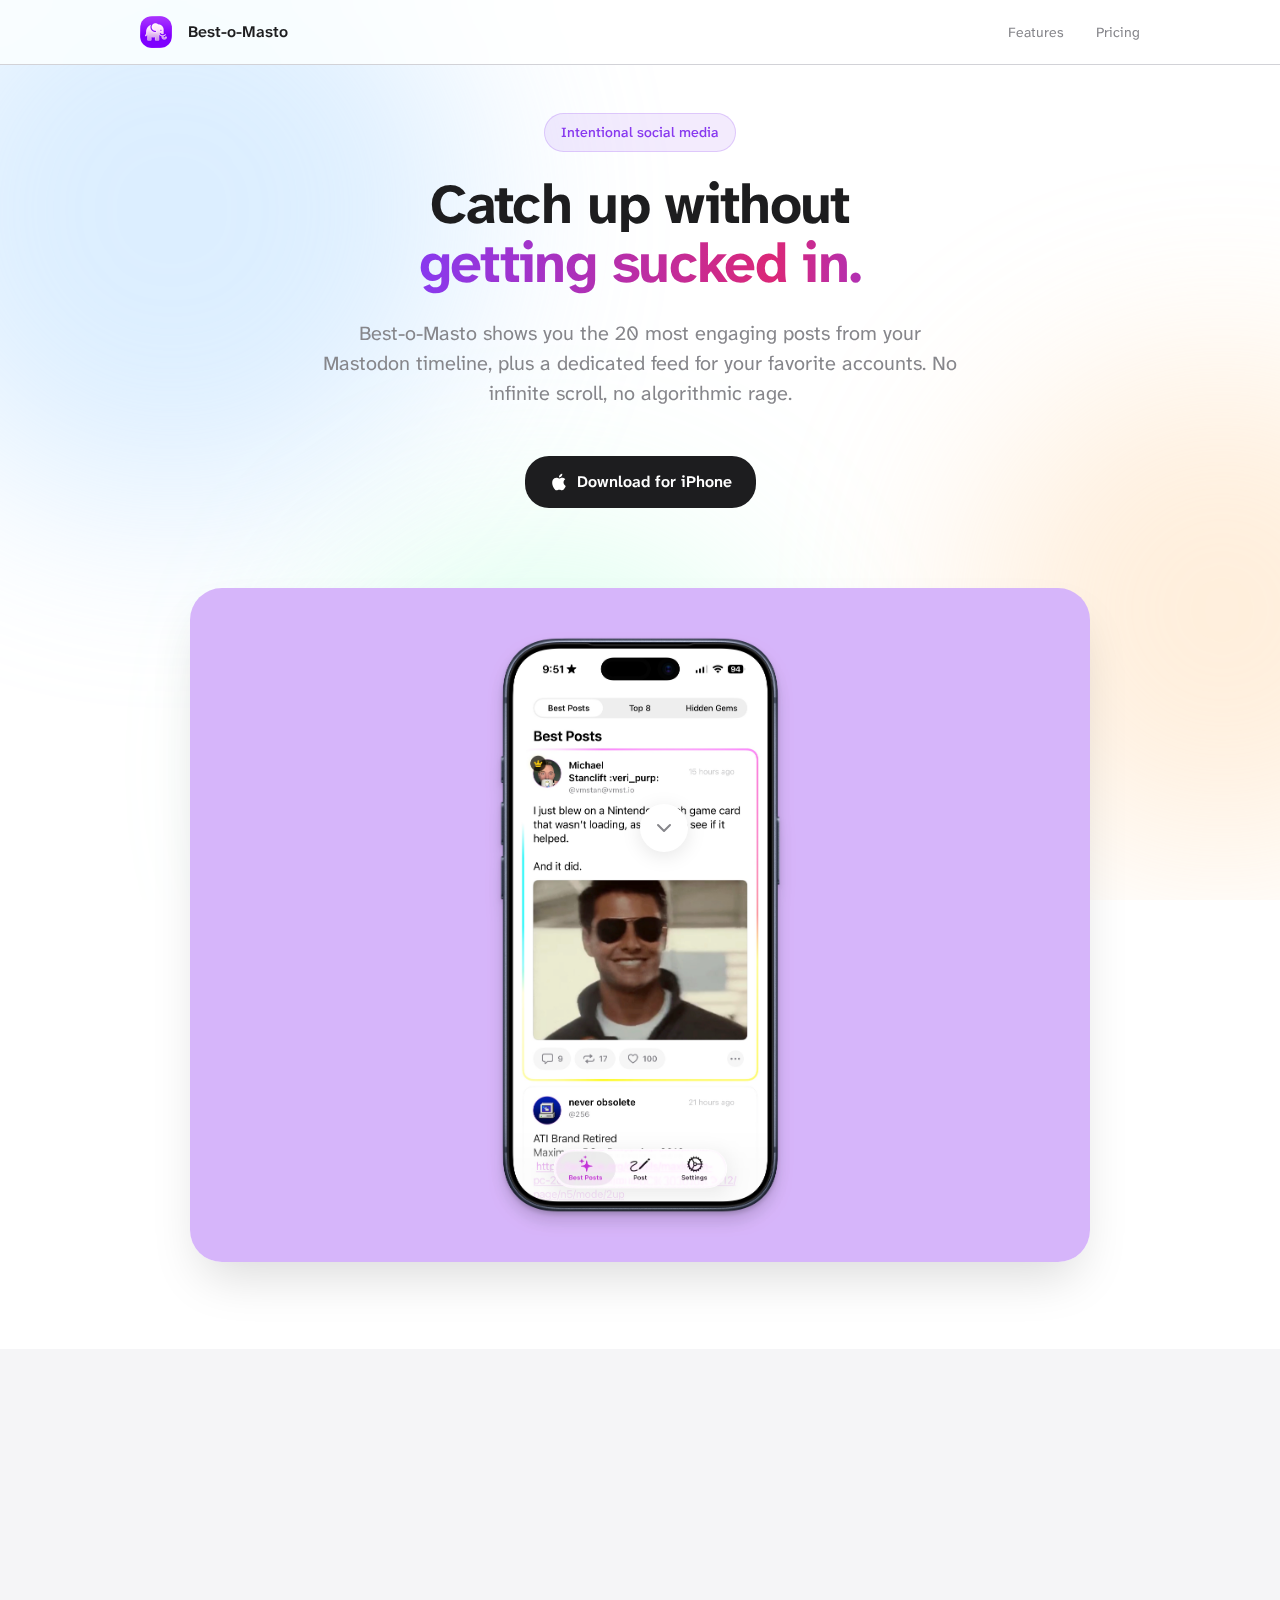
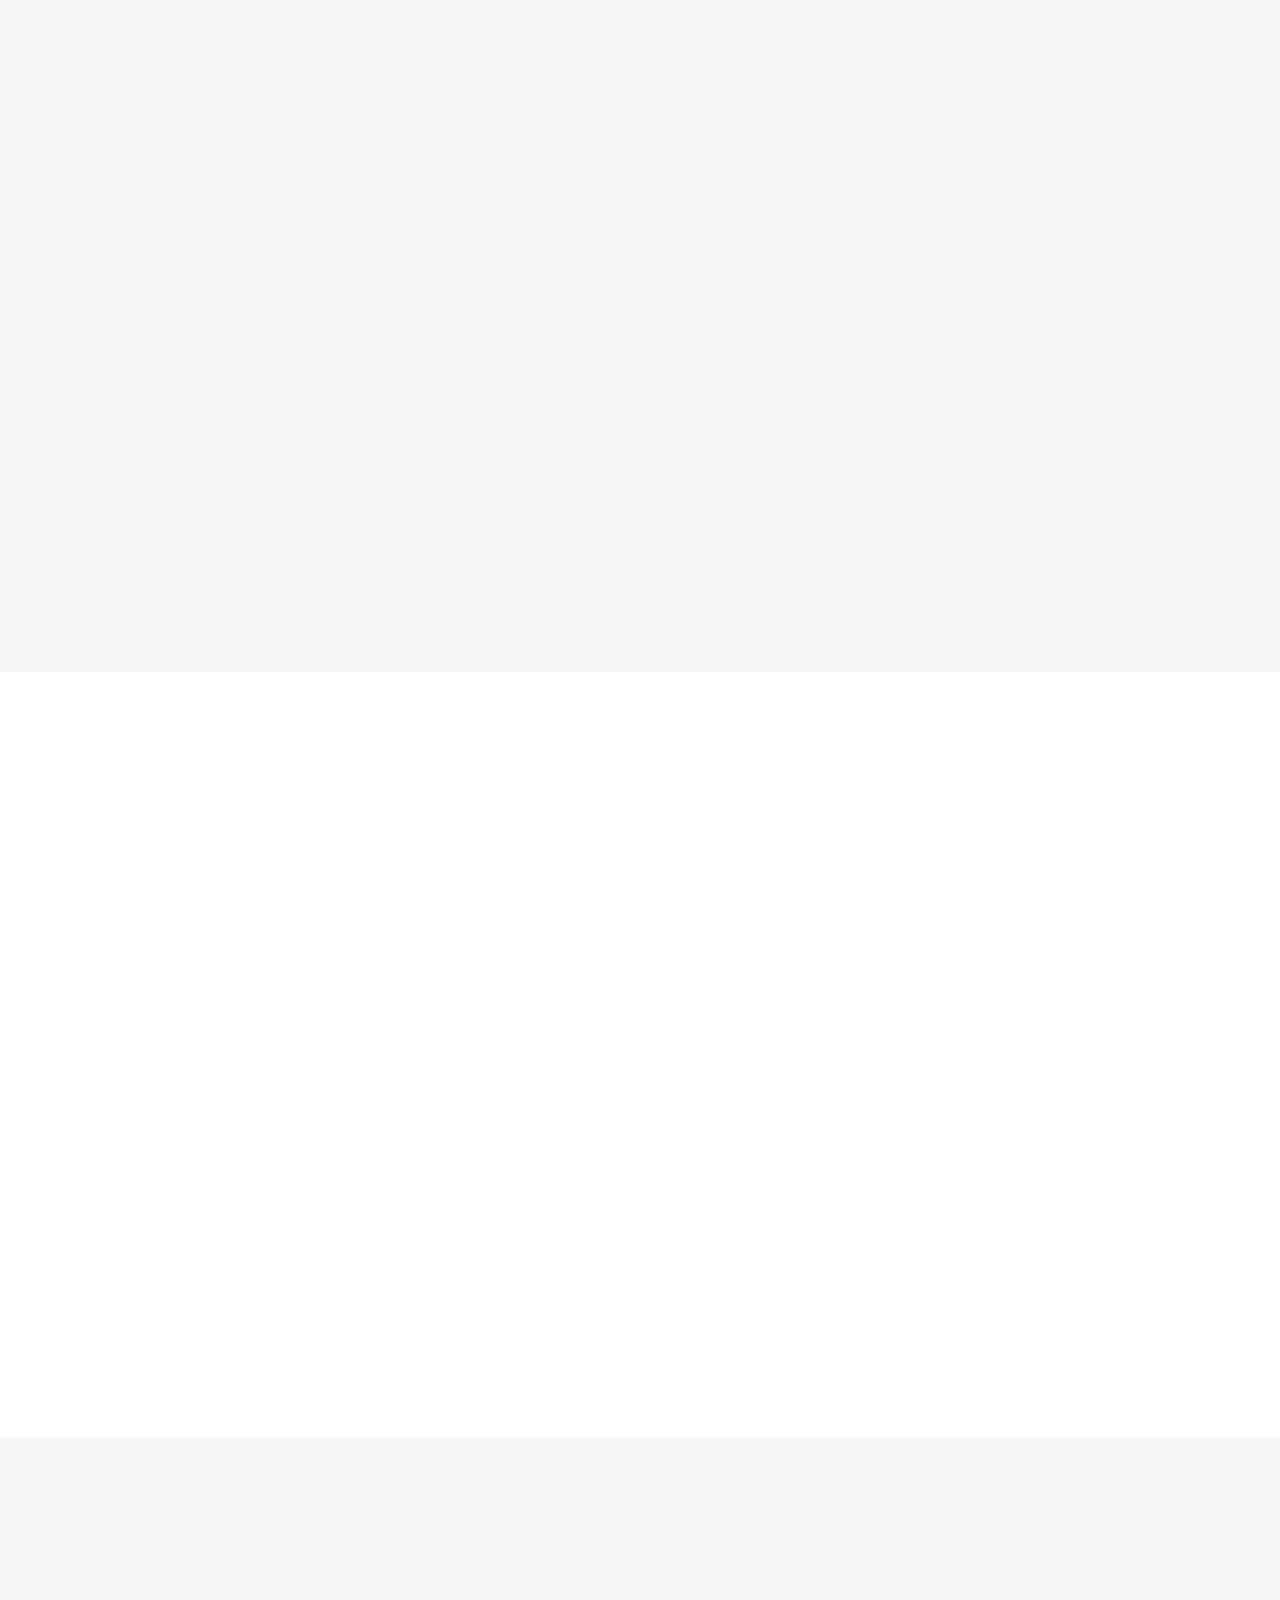
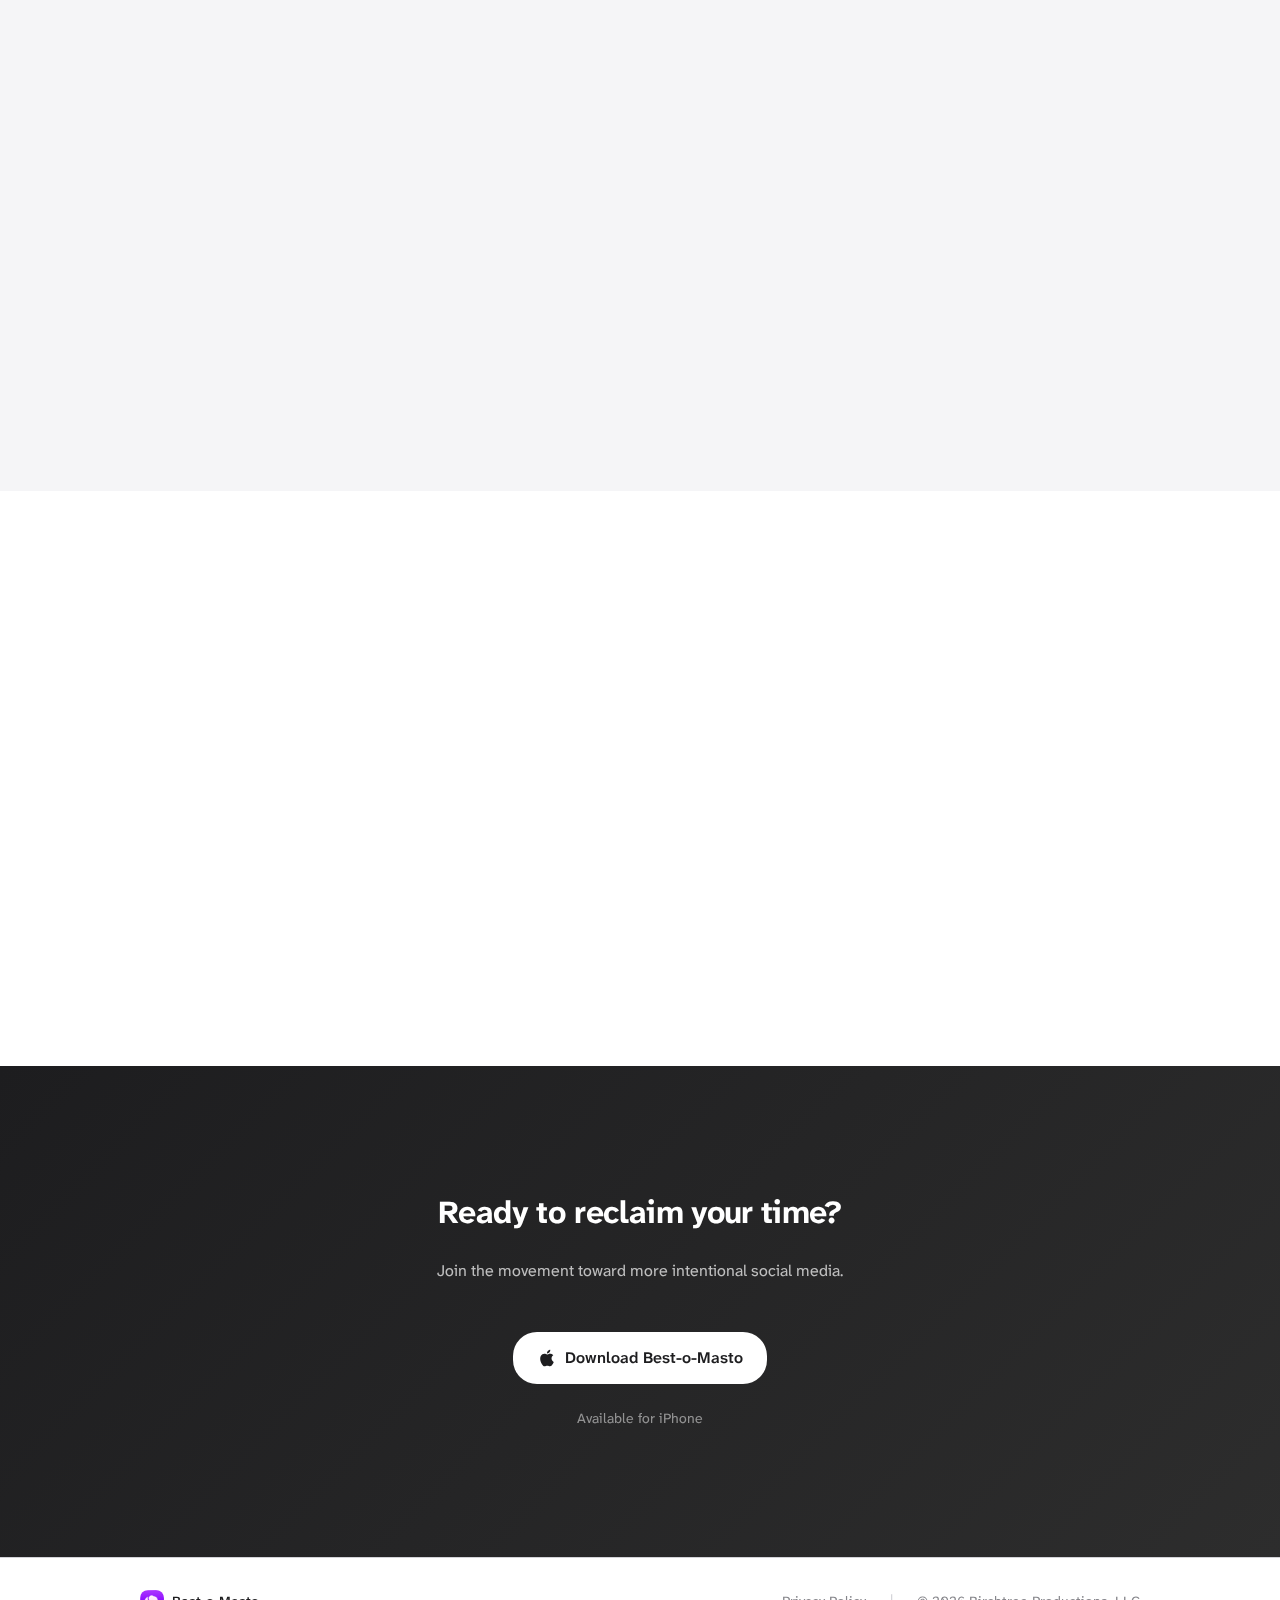
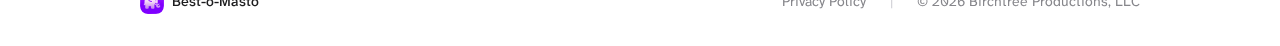
<file: apps/best-o-masto/index.html>
<!DOCTYPE html>
<html lang="en">
<head>
    <meta charset="UTF-8">
    <meta name="viewport" content="width=device-width, initial-scale=1.0">
    <meta name="view-transition" content="same-origin">
    <title>Best-o-Masto - Mastodon, Efficiently</title>
    <meta name="description" content="See the best posts from your Mastodon timeline without getting lost in endless scrolling. Quick, focused, and efficient social media.">

    <!-- Open Graph -->
    <meta property="og:type" content="website">
    <meta property="og:title" content="Best-o-Masto - Mastodon, Efficiently">
    <meta property="og:description" content="See the best posts from your Mastodon timeline without getting lost in endless scrolling. Quick, focused, and efficient social media.">
    <meta property="og:image" content="https://birchtree.me/images/best-o-masto.png">
    <meta property="og:url" content="https://birchtree.me/apps/best-o-masto/">

    <!-- Twitter Card -->
    <meta name="twitter:card" content="summary_large_image">
    <meta name="twitter:title" content="Best-o-Masto - Mastodon, Efficiently">
    <meta name="twitter:description" content="See the best posts from your Mastodon timeline without getting lost in endless scrolling. Quick, focused, and efficient social media.">
    <meta name="twitter:image" content="https://birchtree.me/images/best-o-masto.png">

    <link rel="canonical" href="https://birchtree.me/apps/best-o-masto/">
    <link rel="icon" href="../../images/best-o-masto.png" type="image/png">
    <link rel="preconnect" href="https://fonts.googleapis.com">
    <link rel="preconnect" href="https://fonts.gstatic.com" crossorigin>
    <link href="https://fonts.googleapis.com/css2?family=Atkinson+Hyperlegible+Next:ital,wght@0,400;0,500;0,600;0,700;1,400&display=swap" rel="stylesheet">
    <link rel="stylesheet" href="../../styles.css?v=be9fc7ad">
    <script defer data-domain="quickstuff.app" src="https://plausible.io/js/script.js"></script>

    <!-- Structured Data -->
    <script type="application/ld+json">
    {
        "@context": "https://schema.org",
        "@type": "SoftwareApplication",
        "name": "Best-o-Masto",
        "description": "See the best posts from your Mastodon timeline without getting lost in endless scrolling. Quick, focused, and efficient social media.",
        "applicationCategory": "SocialNetworkingApplication",
        "operatingSystem": "iOS, iPadOS, macOS",
        "offers": {
            "@type": "Offer",
            "price": "0",
            "priceCurrency": "USD"
        },
        "author": {
            "@type": "Organization",
            "name": "Birchtree Productions, LLC"
        }
    }
    </script>
    <style>
        /* App page specific styles */
        .app-hero {
            min-height: auto;
            padding: var(--space-xl) var(--space-lg) var(--space-2xl);
        }

        .app-hero-content {
            text-align: center;
            max-width: 800px;
            margin: 0 auto;
        }

        .app-hero-title {
            font-size: var(--font-size-5xl);
            font-weight: 700;
            letter-spacing: -0.03em;
            line-height: 1.05;
            color: var(--color-text);
        }

        .gradient-text {
            background: linear-gradient(
                90deg,
                rgb(136, 57, 239) 0%,
                #db2777 40%,
                rgb(136, 57, 239) 60%,
                #db2777 100%
            );
            background-size: 200% 100%;
            -webkit-background-clip: text;
            -webkit-text-fill-color: transparent;
            background-clip: text;
            animation: gradient-shimmer 4s ease-in-out infinite;
        }

        @keyframes gradient-shimmer {
            0%, 100% { background-position: 0% 50%; }
            50% { background-position: 100% 50%; }
        }

        .app-hero-subtitle {
            font-size: var(--font-size-xl);
            color: var(--color-text-secondary);
            margin-top: var(--space-md);
            max-width: 650px;
            margin-left: auto;
            margin-right: auto;
        }

        .hero-badge {
            display: inline-flex;
            align-items: center;
            gap: 0.5rem;
            padding: 0.5rem 1rem;
            background: rgba(136, 57, 239, 0.1);
            border: 1px solid rgba(136, 57, 239, 0.2);
            border-radius: var(--radius-xl);
            font-size: var(--font-size-sm);
            font-weight: 500;
            color: var(--color-link);
            margin-bottom: var(--space-md);
        }

        .download-buttons {
            display: flex;
            flex-wrap: wrap;
            gap: var(--space-sm);
            justify-content: center;
            margin-top: var(--space-xl);
        }

        .download-btn {
            display: inline-flex;
            align-items: center;
            gap: 0.5rem;
            padding: 0.875rem 1.5rem;
            border-radius: var(--radius-xl);
            font-weight: 600;
            font-size: var(--font-size-base);
            transition: all var(--transition-base);
        }

        .download-btn-primary {
            background: var(--color-text);
            color: white;
        }

        .download-btn-primary:hover {
            background: #000;
            transform: scale(1.02);
        }

        .download-btn svg {
            width: 1.25rem;
            height: 1.25rem;
        }

        .hero-screenshot {
            margin-top: var(--space-2xl);
            max-width: 900px;
            margin-left: auto;
            margin-right: auto;
        }

        .hero-screenshot img {
            width: 100%;
            border-radius: var(--radius-2xl);
            box-shadow: 0 25px 50px -12px rgba(0, 0, 0, 0.15);
        }

        .screenshot-placeholder {
            aspect-ratio: 16 / 10;
            background: linear-gradient(135deg, rgba(136, 57, 239, 0.1) 0%, rgba(219, 39, 119, 0.1) 100%);
            border-radius: var(--radius-2xl);
            display: flex;
            align-items: center;
            justify-content: center;
            color: var(--color-text-secondary);
            font-size: var(--font-size-sm);
            border: 1px dashed var(--color-border);
        }

        /* Feature sections */
        .feature-section {
            padding: var(--space-3xl) var(--space-lg);
        }

        .feature-section-alt {
            background: var(--color-bg-secondary);
        }

        .feature-grid {
            display: grid;
            grid-template-columns: 1fr 1fr;
            gap: var(--space-2xl);
            align-items: center;
            max-width: 1000px;
            margin: 0 auto;
        }

        .feature-grid-reverse {
            direction: rtl;
        }

        .feature-grid-reverse > * {
            direction: ltr;
        }

        .feature-label {
            font-size: var(--font-size-sm);
            font-weight: 600;
            text-transform: uppercase;
            letter-spacing: 0.05em;
            color: var(--color-link);
            margin-bottom: var(--space-xs);
        }

        .feature-title {
            font-size: var(--font-size-3xl);
            font-weight: 700;
            letter-spacing: -0.02em;
            color: var(--color-text);
            line-height: 1.2;
        }

        .feature-description {
            font-size: var(--font-size-base);
            color: var(--color-text-secondary);
            line-height: 1.7;
            margin-top: var(--space-md);
        }

        .feature-image img {
            width: 100%;
            border-radius: var(--radius-2xl);
            box-shadow: 0 20px 40px rgba(0, 0, 0, 0.1);
        }

        /* Feature cards grid */
        .features-grid-section {
            padding: var(--space-3xl) var(--space-lg);
        }

        .features-grid {
            display: grid;
            grid-template-columns: repeat(3, 1fr);
            gap: var(--space-lg);
            max-width: 1000px;
            margin: 0 auto;
        }

        .feature-card {
            padding: var(--space-lg);
            background: var(--color-bg);
            border: 1px solid var(--color-border);
            border-radius: var(--radius-xl);
            transition: all var(--transition-base);
            opacity: 0;
            transform: translateY(20px);
            animation: card-reveal 0.5s ease forwards;
        }

        .feature-card:nth-child(1) { animation-delay: 0.1s; }
        .feature-card:nth-child(2) { animation-delay: 0.2s; }
        .feature-card:nth-child(3) { animation-delay: 0.3s; }
        .feature-card:nth-child(4) { animation-delay: 0.4s; }
        .feature-card:nth-child(5) { animation-delay: 0.5s; }
        .feature-card:nth-child(6) { animation-delay: 0.6s; }

        @keyframes card-reveal {
            to {
                opacity: 1;
                transform: translateY(0);
            }
        }

        .feature-card:hover {
            transform: translateY(-4px);
            box-shadow: 0 12px 24px -8px rgba(0, 0, 0, 0.1);
        }

        .feature-card-icon {
            width: 48px;
            height: 48px;
            border-radius: var(--radius-lg);
            background: rgba(136, 57, 239, 0.1);
            display: flex;
            align-items: center;
            justify-content: center;
            margin-bottom: var(--space-sm);
            font-size: 1.5rem;
        }

        .feature-card-icon svg {
            width: 24px;
            height: 24px;
            color: var(--color-link);
        }

        .feature-card-title {
            font-weight: 600;
            font-size: var(--font-size-lg);
            color: var(--color-text);
            margin-bottom: var(--space-xs);
        }

        .feature-card-description {
            font-size: var(--font-size-sm);
            color: var(--color-text-secondary);
            line-height: 1.6;
        }

        /* Centered section */
        .centered-section {
            text-align: center;
            max-width: 800px;
            margin: 0 auto;
        }

        /* Comparison section */
        .comparison-grid {
            display: grid;
            grid-template-columns: 1fr 1fr;
            gap: var(--space-lg);
            max-width: 900px;
            margin: var(--space-2xl) auto 0;
        }

        .comparison-card {
            padding: var(--space-xl);
            border-radius: var(--radius-2xl);
        }

        .comparison-card-problem {
            background: rgba(239, 68, 68, 0.05);
            border: 1px solid rgba(239, 68, 68, 0.15);
        }

        .comparison-card-solution {
            background: rgba(34, 197, 94, 0.05);
            border: 1px solid rgba(34, 197, 94, 0.15);
        }

        .comparison-card-title {
            font-size: var(--font-size-xl);
            font-weight: 600;
            margin-bottom: var(--space-md);
        }

        .comparison-card-problem .comparison-card-title {
            color: #ef4444;
        }

        .comparison-card-solution .comparison-card-title {
            color: #22c55e;
        }

        .comparison-list {
            list-style: none;
            display: flex;
            flex-direction: column;
            gap: var(--space-sm);
        }

        .comparison-list li {
            display: flex;
            align-items: flex-start;
            gap: var(--space-sm);
            font-size: var(--font-size-sm);
            color: var(--color-text-secondary);
        }

        .comparison-list li span {
            flex-shrink: 0;
        }

        /* How it works */
        .steps-grid {
            display: grid;
            grid-template-columns: repeat(3, 1fr);
            gap: var(--space-lg);
            max-width: 900px;
            margin: var(--space-2xl) auto 0;
        }

        .step-card {
            padding: var(--space-lg);
            background: var(--color-bg);
            border: 1px solid var(--color-border);
            border-radius: var(--radius-xl);
            text-align: center;
        }

        .step-number {
            width: 40px;
            height: 40px;
            border-radius: 50%;
            background: var(--color-link);
            color: white;
            font-weight: 700;
            display: flex;
            align-items: center;
            justify-content: center;
            margin: 0 auto var(--space-sm);
        }

        .step-title {
            font-weight: 600;
            color: var(--color-text);
            margin-bottom: var(--space-xs);
        }

        .step-description {
            font-size: var(--font-size-sm);
            color: var(--color-text-secondary);
        }

        /* CTA Section */
        .cta-section {
            background: linear-gradient(135deg, #1d1d1f 0%, #2d2d2d 100%);
            color: white;
            padding: var(--space-3xl) var(--space-lg);
            text-align: center;
        }

        .cta-section .feature-title {
            color: white;
        }

        .cta-section .feature-description {
            color: rgba(255, 255, 255, 0.7);
        }

        .cta-section .download-btn-primary {
            background: white;
            color: var(--color-text);
        }

        .cta-section .download-btn-primary:hover {
            background: var(--color-bg-secondary);
        }

        .cta-requirements {
            margin-top: var(--space-md);
            font-size: var(--font-size-sm);
            color: rgba(255, 255, 255, 0.5);
        }

        /* App page nav */
        .app-nav {
            position: sticky;
            top: 0;
            z-index: 1000;
            padding: var(--space-sm) var(--space-lg);
            background: rgba(255, 255, 255, 0.8);
            backdrop-filter: saturate(180%) blur(20px);
            -webkit-backdrop-filter: saturate(180%) blur(20px);
            border-bottom: 1px solid var(--color-border);
        }

        .app-nav-container {
            display: flex;
            justify-content: space-between;
            align-items: center;
            max-width: 1000px;
            margin: 0 auto;
        }

        .app-nav-brand {
            display: flex;
            align-items: center;
            gap: var(--space-sm);
        }

        .app-nav-brand img {
            width: 32px;
            height: 32px;
            border-radius: var(--radius-md);
        }

        .app-nav-brand span {
            font-weight: 600;
            color: var(--color-text);
        }

        .app-nav-links {
            display: flex;
            gap: var(--space-lg);
            list-style: none;
        }

        .app-nav-links a {
            font-size: var(--font-size-sm);
            color: var(--color-text-secondary);
            transition: color var(--transition-fast);
        }

        .app-nav-links a:hover {
            color: var(--color-text);
        }

        /* App footer */
        .app-footer {
            padding: var(--space-lg) var(--space-lg);
            border-top: 1px solid var(--color-border);
        }

        .app-footer-container {
            display: flex;
            flex-wrap: wrap;
            justify-content: space-between;
            align-items: center;
            gap: var(--space-md);
            max-width: 1000px;
            margin: 0 auto;
        }

        .app-footer-brand {
            display: flex;
            align-items: center;
            gap: 0.5rem;
        }

        .app-footer-brand img {
            width: 24px;
            height: 24px;
            border-radius: var(--radius-sm);
        }

        .app-footer-brand span {
            font-weight: 500;
            font-size: var(--font-size-sm);
            color: var(--color-text);
        }

        .app-footer-links {
            display: flex;
            align-items: center;
            gap: var(--space-md);
            font-size: var(--font-size-sm);
            color: var(--color-text-secondary);
        }

        .app-footer-links a {
            color: var(--color-text-secondary);
            transition: color var(--transition-fast);
        }

        .app-footer-links a:hover {
            color: var(--color-text);
        }

        /* Responsive */
        @media (max-width: 768px) {
            .feature-grid {
                grid-template-columns: 1fr;
                gap: var(--space-xl);
            }

            .feature-grid-reverse {
                direction: ltr;
            }

            .feature-image {
                order: -1;
            }

            .features-grid {
                grid-template-columns: 1fr;
            }

            .comparison-grid {
                grid-template-columns: 1fr;
            }

            .steps-grid {
                grid-template-columns: 1fr;
            }

            .app-nav-links {
                display: none;
            }

            .app-footer-container {
                flex-direction: column;
                text-align: center;
            }
        }
    </style>
</head>
<body>
    <div class="background-shapes">
        <div class="shape shape-1"></div>
        <div class="shape shape-2"></div>
        <div class="shape shape-3"></div>
    </div>

    <!-- Navigation -->
    <nav class="app-nav">
        <div class="app-nav-container">
            <a href="../../" class="app-nav-brand">
                <img src="../../images/best-o-masto.png" alt="Best-o-Masto" style="view-transition-name: best-o-masto-icon;">
                <span>Best-o-Masto</span>
            </a>
            <ul class="app-nav-links">
                <li><a href="#features">Features</a></li>
                <li><a href="#pricing">Pricing</a></li>
            </ul>
        </div>
    </nav>

    <main>
        <!-- Hero Section -->
        <section class="app-hero">
            <div class="app-hero-content fade-in">
                <div class="hero-badge">
                    Intentional social media
                </div>
                <h1 class="app-hero-title">
                    Catch up without<br>
                    <span class="gradient-text">getting sucked in.</span>
                </h1>
                <p class="app-hero-subtitle">
                    Best-o-Masto shows you the 20 most engaging posts from your Mastodon timeline, plus a dedicated feed for your favorite accounts. No infinite scroll, no algorithmic rage.
                </p>
                <div class="download-buttons">
                    <a href="https://apps.apple.com/us/app/best-o-masto/id6747150331" target="_blank" rel="noopener noreferrer" class="download-btn download-btn-primary">
                        <svg viewBox="0 0 24 24" fill="currentColor"><path d="M18.71 19.5c-.83 1.24-1.71 2.45-3.05 2.47-1.34.03-1.77-.79-3.29-.79-1.53 0-2 .77-3.27.82-1.31.05-2.3-1.32-3.14-2.53C4.25 17 2.94 12.45 4.7 9.39c.87-1.52 2.43-2.48 4.12-2.51 1.28-.02 2.5.87 3.29.87.78 0 2.26-1.07 3.81-.91.65.03 2.47.26 3.64 1.98-.09.06-2.17 1.28-2.15 3.81.03 3.02 2.65 4.03 2.68 4.04-.03.07-.42 1.44-1.38 2.83M13 3.5c.73-.83 1.94-1.46 2.94-1.5.13 1.17-.34 2.35-1.04 3.19-.69.85-1.83 1.51-2.95 1.42-.15-1.15.41-2.35 1.05-3.11z"/></svg>
                        Download for iPhone
                    </a>
                </div>
            </div>

            <div class="hero-screenshot fade-in">
                <img src="../../images/best-o-masto-hero.jpeg" alt="Best-o-Masto app interface">
            </div>
            <a href="#features" class="scroll-indicator fade-in" aria-label="Scroll down">
                <svg width="24" height="24" viewBox="0 0 24 24" fill="none" stroke="currentColor" stroke-width="2" stroke-linecap="round" stroke-linejoin="round">
                    <polyline points="6 9 12 15 18 9"></polyline>
                </svg>
            </a>
        </section>

        <!-- Feature Grid -->
        <section id="features" class="features-grid-section feature-section-alt">
            <div class="centered-section scroll-reveal">
                <p class="feature-label">Features</p>
                <h2 class="feature-title">Social media that respects your time.</h2>
            </div>
            <div class="features-grid" style="margin-top: var(--space-2xl);">
                <div class="feature-card scroll-reveal">
                    <div class="feature-card-icon">🎯</div>
                    <h3 class="feature-card-title">Top 20 Posts Only</h3>
                    <p class="feature-card-description">No infinite scroll. Just the most engaging posts from your timeline, ranked by actual interaction.</p>
                </div>
                <div class="feature-card scroll-reveal">
                    <div class="feature-card-icon">⭐</div>
                    <h3 class="feature-card-title">Your Top 8</h3>
                    <p class="feature-card-description">Select 8 accounts you never want to miss. Get a dedicated feed just for them. MySpace nostalgia, modern execution.</p>
                </div>
                <div class="feature-card scroll-reveal">
                    <div class="feature-card-icon">✏️</div>
                    <h3 class="feature-card-title">Simple Posting</h3>
                    <p class="feature-card-description">Share thoughts and photos with a clean compose interface. No threads, no complexity. Just post and go.</p>
                </div>
                <div class="feature-card scroll-reveal">
                    <div class="feature-card-icon">🎨</div>
                    <h3 class="feature-card-title">Your Style</h3>
                    <p class="feature-card-description">Choose from 6 beautiful theme colors. Open links in Ivory or Mona for full interactions.</p>
                </div>
                <div class="feature-card scroll-reveal">
                    <div class="feature-card-icon">❤️</div>
                    <h3 class="feature-card-title">Quick Interactions</h3>
                    <p class="feature-card-description">Like and boost posts directly from the app. See what matters, interact, and get on with your life.</p>
                </div>
                <div class="feature-card scroll-reveal">
                    <div class="feature-card-icon">🔒</div>
                    <h3 class="feature-card-title">Secure & Native</h3>
                    <p class="feature-card-description">OAuth authentication with keychain storage. Built with SwiftUI for a fast, native iOS experience.</p>
                </div>
            </div>
        </section>

        <!-- Problem vs Solution -->
        <section class="feature-section">
            <div class="centered-section scroll-reveal">
                <p class="feature-label">The Philosophy</p>
                <h2 class="feature-title">The problem with social media</h2>
            </div>
            <div class="comparison-grid scroll-reveal">
                <div class="comparison-card comparison-card-problem">
                    <h3 class="comparison-card-title">Traditional Social Media</h3>
                    <ul class="comparison-list">
                        <li><span>❌</span> Designed to keep you scrolling forever</li>
                        <li><span>❌</span> Algorithmic feeds prioritize engagement over quality</li>
                        <li><span>❌</span> Important updates from friends get buried</li>
                        <li><span>❌</span> Rage-inducing content gets promoted</li>
                        <li><span>❌</span> Hours disappear into the void</li>
                    </ul>
                </div>
                <div class="comparison-card comparison-card-solution">
                    <h3 class="comparison-card-title">Best-o-Masto</h3>
                    <ul class="comparison-list">
                        <li><span>✅</span> Fixed limit of 20 posts, no infinite scroll</li>
                        <li><span>✅</span> Chronological timeline sorted by real engagement</li>
                        <li><span>✅</span> Dedicated feed for your most important people</li>
                        <li><span>✅</span> Quality content that people actually interact with</li>
                        <li><span>✅</span> Check in, catch up, get on with your life</li>
                    </ul>
                </div>
            </div>
        </section>

        <!-- How It Works -->
        <section id="how-it-works" class="feature-section feature-section-alt">
            <div class="centered-section scroll-reveal">
                <p class="feature-label">Simple Setup</p>
                <h2 class="feature-title">How it works</h2>
                <div class="steps-grid">
                    <div class="step-card">
                        <div class="step-number">1</div>
                        <h3 class="step-title">Connect your Mastodon</h3>
                        <p class="step-description">Secure OAuth login to any Mastodon instance. Your credentials stay safe.</p>
                    </div>
                    <div class="step-card">
                        <div class="step-number">2</div>
                        <h3 class="step-title">Pick your Top 8</h3>
                        <p class="step-description">Select up to 8 accounts you never want to miss. Create your personal priority feed.</p>
                    </div>
                    <div class="step-card">
                        <div class="step-number">3</div>
                        <h3 class="step-title">Enjoy focused browsing</h3>
                        <p class="step-description">See the best content, interact with posts, and reclaim your time.</p>
                    </div>
                </div>
            </div>
        </section>

        <!-- Free Section -->
        <section id="pricing" class="feature-section">
            <div class="centered-section scroll-reveal">
                <div style="max-width: 600px; margin: 0 auto; padding: var(--space-xl); background: rgba(34, 197, 94, 0.05); border: 1px solid rgba(34, 197, 94, 0.15); border-radius: var(--radius-2xl); text-align: center;">
                    <p style="font-size: 3rem; margin-bottom: var(--space-sm);">🎉</p>
                    <h2 style="font-size: var(--font-size-2xl); font-weight: 700; color: var(--color-text); margin-bottom: var(--space-sm);">100% Free. Forever.</h2>
                    <p style="color: var(--color-text-secondary); line-height: 1.7;">Best-o-Masto is completely free with no ads, no subscriptions, and no features locked behind a paywall. Just download and enjoy intentional social media.</p>
                </div>
            </div>
        </section>

        <!-- Final CTA -->
        <section class="cta-section">
            <div class="centered-section">
                <h2 class="feature-title">Ready to reclaim your time?</h2>
                <p class="feature-description" style="margin-top: var(--space-md);">
                    Join the movement toward more intentional social media.
                </p>
                <div class="download-buttons" style="margin-top: var(--space-xl);">
                    <a href="https://apps.apple.com/us/app/best-o-masto/id6747150331" target="_blank" rel="noopener noreferrer" class="download-btn download-btn-primary">
                        <svg viewBox="0 0 24 24" fill="currentColor"><path d="M18.71 19.5c-.83 1.24-1.71 2.45-3.05 2.47-1.34.03-1.77-.79-3.29-.79-1.53 0-2 .77-3.27.82-1.31.05-2.3-1.32-3.14-2.53C4.25 17 2.94 12.45 4.7 9.39c.87-1.52 2.43-2.48 4.12-2.51 1.28-.02 2.5.87 3.29.87.78 0 2.26-1.07 3.81-.91.65.03 2.47.26 3.64 1.98-.09.06-2.17 1.28-2.15 3.81.03 3.02 2.65 4.03 2.68 4.04-.03.07-.42 1.44-1.38 2.83M13 3.5c.73-.83 1.94-1.46 2.94-1.5.13 1.17-.34 2.35-1.04 3.19-.69.85-1.83 1.51-2.95 1.42-.15-1.15.41-2.35 1.05-3.11z"/></svg>
                        Download Best-o-Masto
                    </a>
                </div>
                <p class="cta-requirements">Available for iPhone</p>
            </div>
        </section>
    </main>

    <!-- Footer -->
    <footer class="app-footer">
        <div class="app-footer-container">
            <a href="../../" class="app-footer-brand">
                <img src="../../images/best-o-masto.png" alt="Best-o-Masto">
                <span>Best-o-Masto</span>
            </a>
            <div class="app-footer-links">
                <a href="./privacy.html">Privacy Policy</a>
                <span style="color: var(--color-border);">|</span>
                <span>&copy; <span id="current-year"></span> Birchtree Productions, LLC</span>
            </div>
        </div>
    </footer>

    <script>
        // Scroll reveal animations
        const observerOptions = {
            root: null,
            rootMargin: '0px',
            threshold: 0.1
        };

        const observer = new IntersectionObserver((entries) => {
            entries.forEach(entry => {
                if (entry.isIntersecting) {
                    entry.target.classList.add('revealed');
                }
            });
        }, observerOptions);

        document.querySelectorAll('.scroll-reveal').forEach(el => {
            observer.observe(el);
        });

        // Fade in animations
        document.querySelectorAll('.fade-in').forEach(el => {
            el.style.opacity = '0';
            el.style.transform = 'translateY(20px)';
            el.style.transition = 'opacity 0.6s ease, transform 0.6s ease';

            setTimeout(() => {
                el.style.opacity = '1';
                el.style.transform = 'translateY(0)';
            }, 100);
        });

        // Hide scroll indicator on scroll
        const scrollIndicator = document.querySelector('.scroll-indicator');
        window.addEventListener('scroll', () => {
            if (scrollIndicator) {
                if (window.scrollY > 50) {
                    scrollIndicator.classList.add('hidden');
                } else {
                    scrollIndicator.classList.remove('hidden');
                }
            }
        });

        // Set current year
        document.getElementById('current-year').textContent = new Date().getFullYear();
    </script>
</body>
</html>
</file>
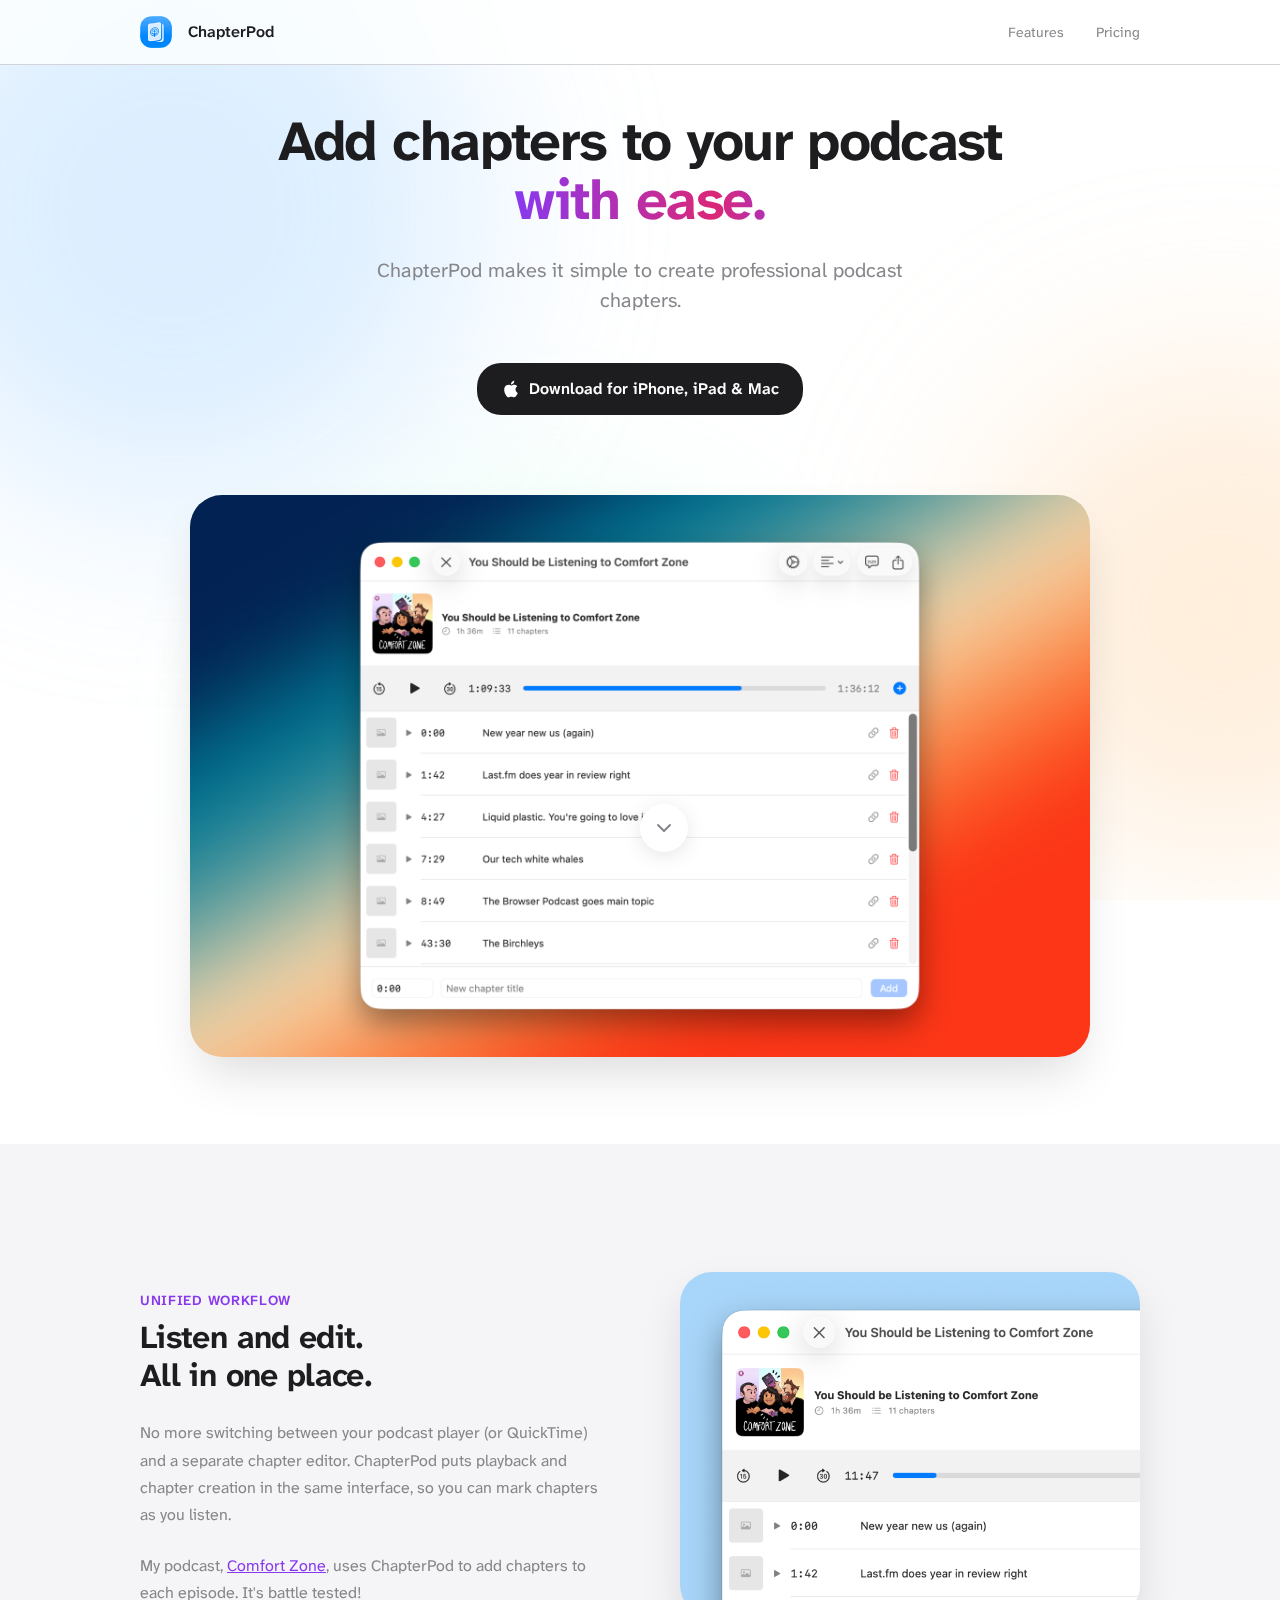
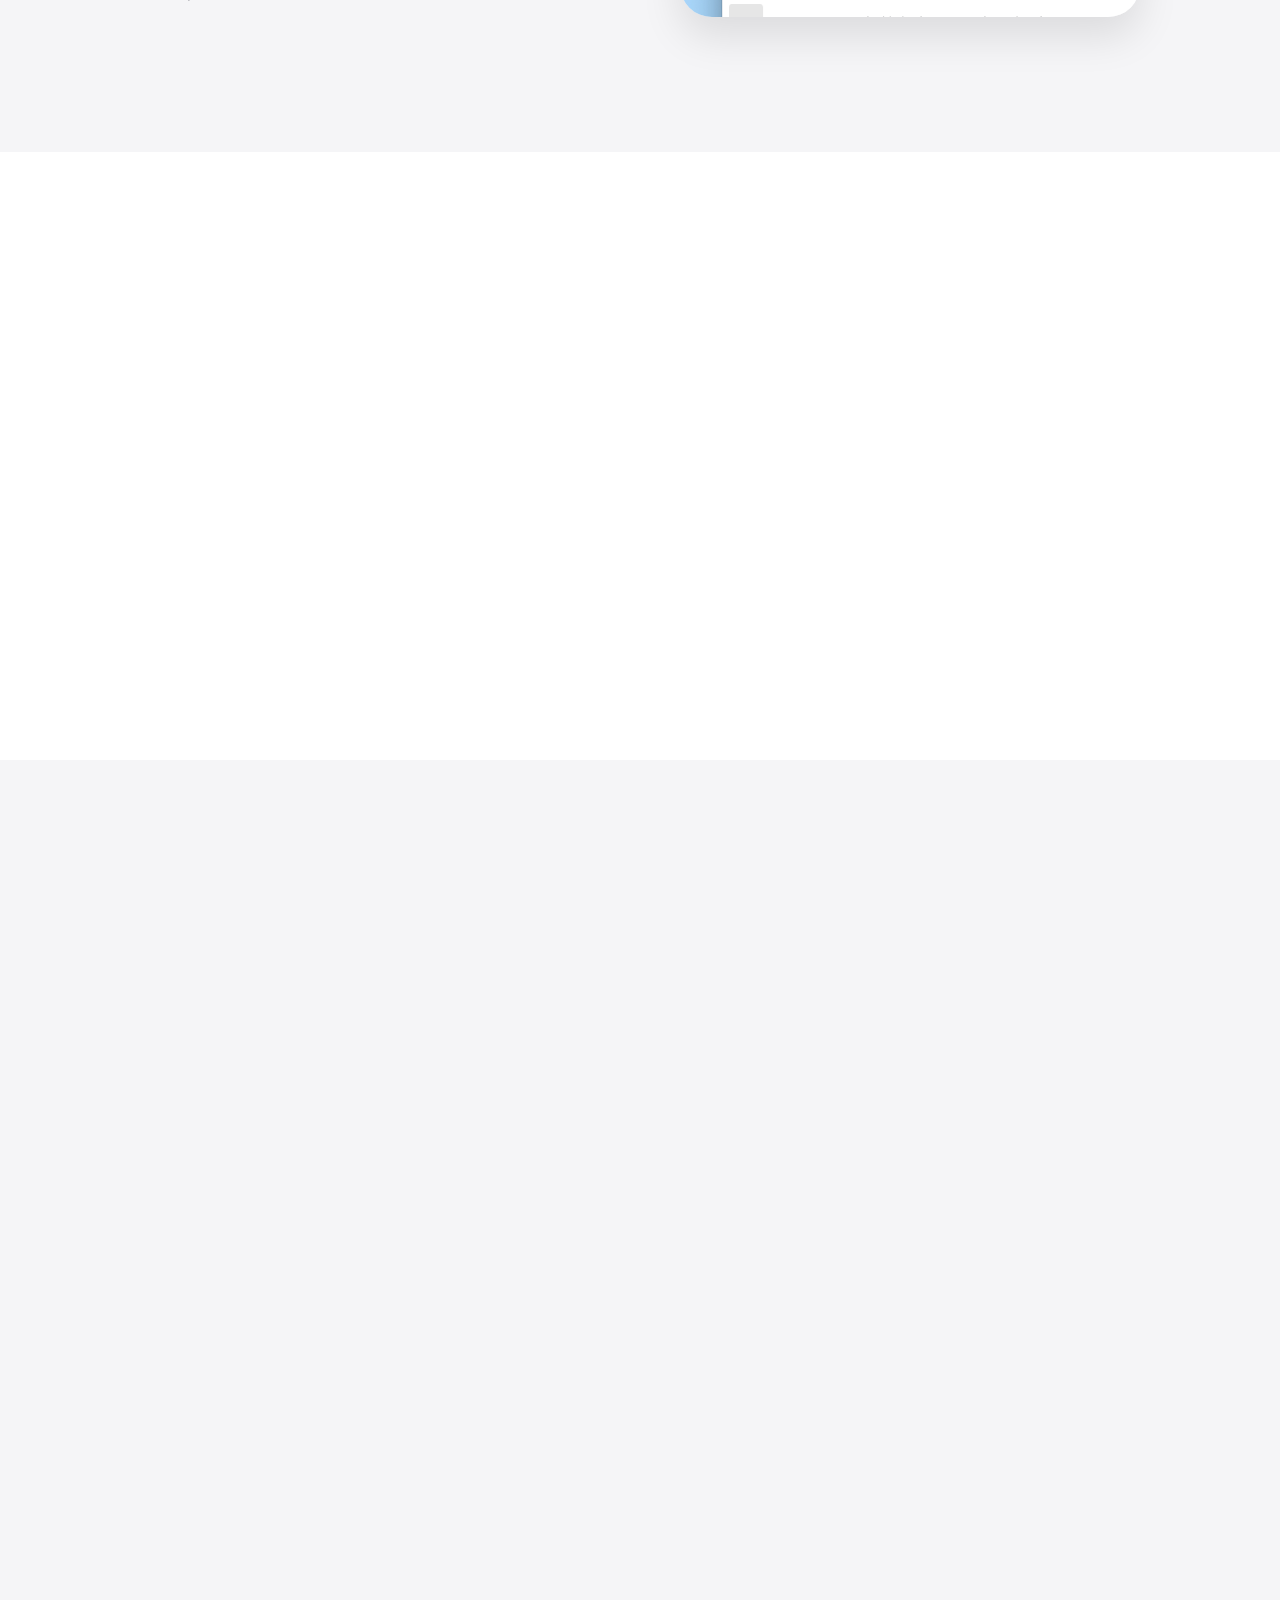
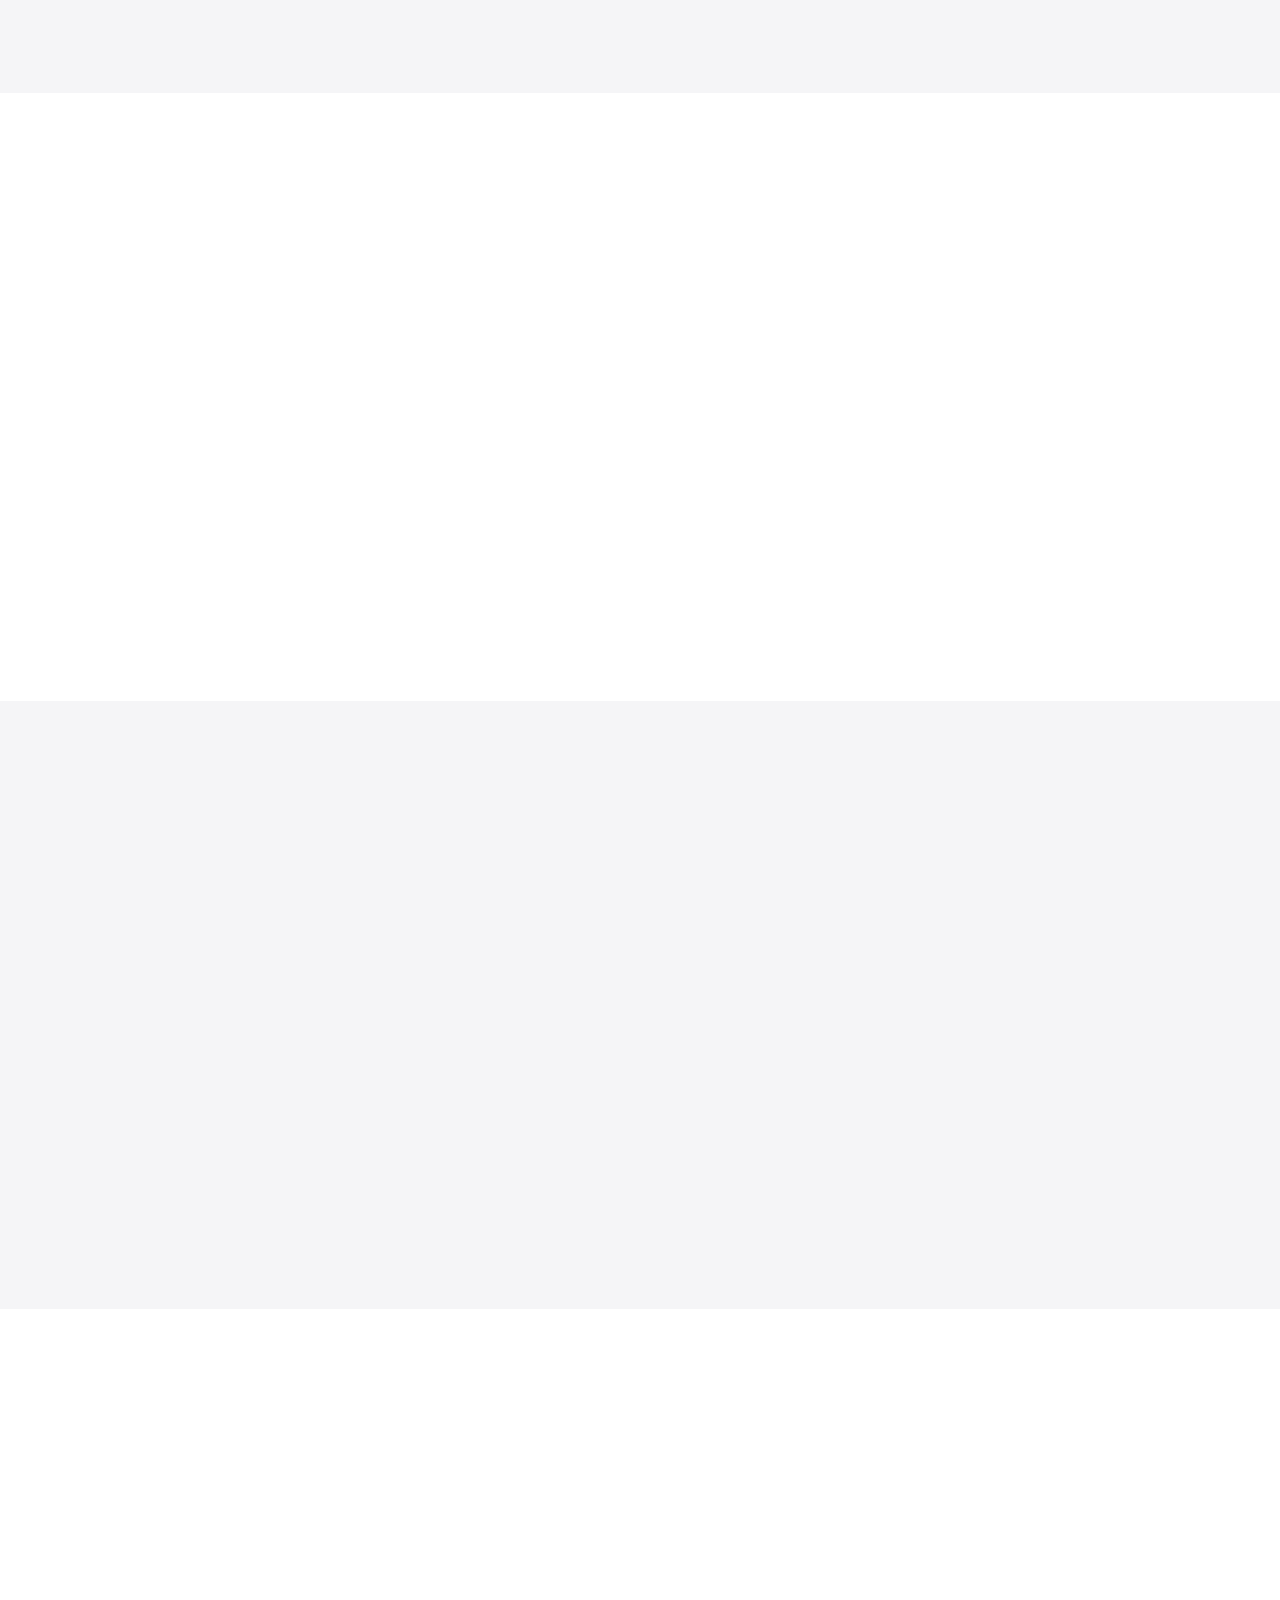
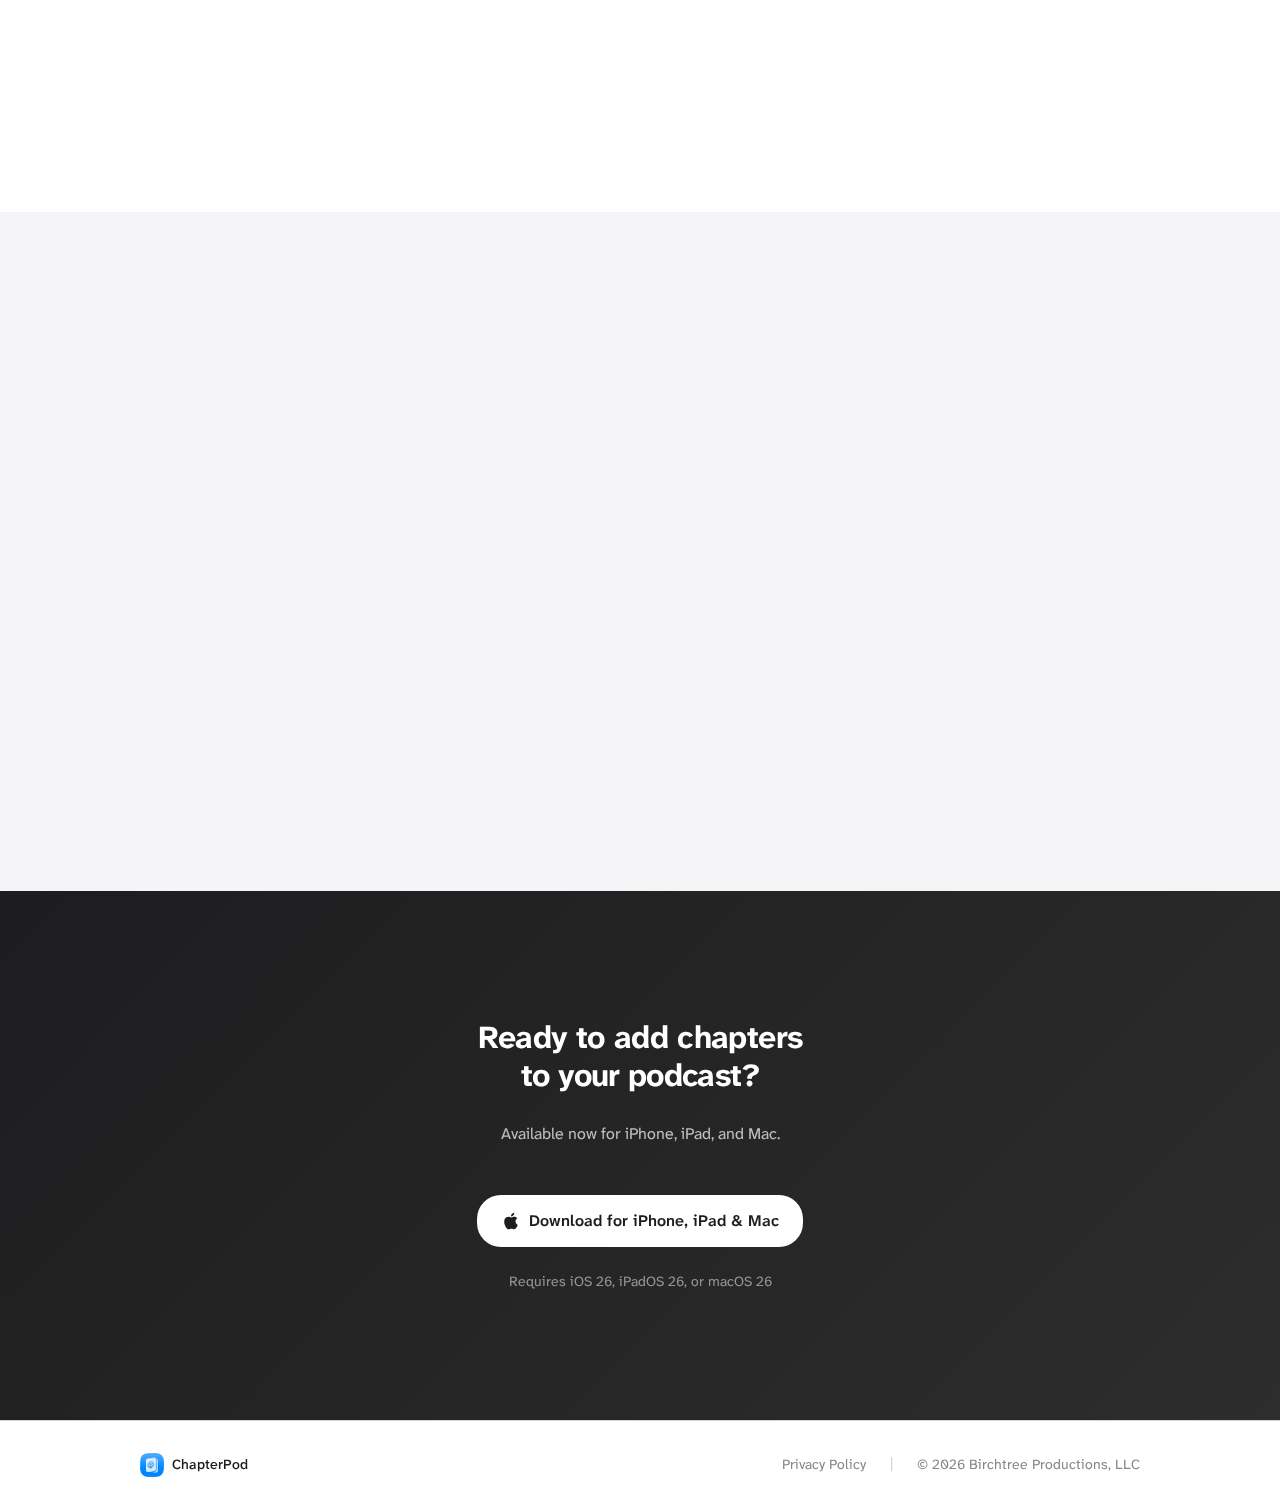
<file: apps/chapterpod/index.html>
<!DOCTYPE html>
<html lang="en">
<head>
    <meta charset="UTF-8">
    <meta name="viewport" content="width=device-width, initial-scale=1.0">
    <meta name="view-transition" content="same-origin">
    <title>ChapterPod - Professional Podcast Chapters Made Easy</title>
    <meta name="description" content="Create professional podcast chapters in minutes. Add timestamps, titles, and artwork to make your episodes easier to navigate. Available for iPhone, iPad, and Mac.">

    <!-- Open Graph -->
    <meta property="og:type" content="website">
    <meta property="og:title" content="ChapterPod - Professional Podcast Chapters Made Easy">
    <meta property="og:description" content="Create professional podcast chapters in minutes. Add timestamps, titles, and artwork to make your episodes easier to navigate.">
    <meta property="og:image" content="https://birchtree.me/images/chapterpod.png">
    <meta property="og:url" content="https://birchtree.me/apps/chapterpod/">

    <!-- Twitter Card -->
    <meta name="twitter:card" content="summary_large_image">
    <meta name="twitter:title" content="ChapterPod - Professional Podcast Chapters Made Easy">
    <meta name="twitter:description" content="Create professional podcast chapters in minutes. Add timestamps, titles, and artwork to make your episodes easier to navigate.">
    <meta name="twitter:image" content="https://birchtree.me/images/chapterpod.png">

    <link rel="canonical" href="https://birchtree.me/apps/chapterpod/">
    <link rel="icon" href="../../images/chapterpod.png" type="image/png">
    <link rel="preconnect" href="https://fonts.googleapis.com">
    <link rel="preconnect" href="https://fonts.gstatic.com" crossorigin>
    <link href="https://fonts.googleapis.com/css2?family=Atkinson+Hyperlegible+Next:ital,wght@0,400;0,500;0,600;0,700;1,400&display=swap" rel="stylesheet">
    <link rel="stylesheet" href="../../styles.css?v=be9fc7ad">
    <script defer data-domain="quickstuff.app" src="https://plausible.io/js/script.js"></script>

    <!-- Structured Data -->
    <script type="application/ld+json">
    {
        "@context": "https://schema.org",
        "@type": "SoftwareApplication",
        "name": "ChapterPod",
        "description": "Create professional podcast chapters in minutes. Add timestamps, titles, and artwork to make your episodes easier to navigate.",
        "applicationCategory": "MultimediaApplication",
        "operatingSystem": "iOS, iPadOS, macOS",
        "offers": {
            "@type": "Offer",
            "price": "0",
            "priceCurrency": "USD"
        },
        "author": {
            "@type": "Organization",
            "name": "Birchtree Productions, LLC"
        }
    }
    </script>
    <style>
        /* App page specific styles */
        .app-hero {
            min-height: auto;
            padding: var(--space-xl) var(--space-lg) var(--space-2xl);
        }

        .app-hero-content {
            text-align: center;
            max-width: 800px;
            margin: 0 auto;
        }

        .app-hero-title {
            font-size: var(--font-size-5xl);
            font-weight: 700;
            letter-spacing: -0.03em;
            line-height: 1.05;
            color: var(--color-text);
        }

        .gradient-text {
            background: linear-gradient(
                90deg,
                rgb(136, 57, 239) 0%,
                #db2777 40%,
                rgb(136, 57, 239) 60%,
                #db2777 100%
            );
            background-size: 200% 100%;
            -webkit-background-clip: text;
            -webkit-text-fill-color: transparent;
            background-clip: text;
            animation: gradient-shimmer 4s ease-in-out infinite;
        }

        @keyframes gradient-shimmer {
            0%, 100% {
                background-position: 0% 50%;
            }
            50% {
                background-position: 100% 50%;
            }
        }

        .app-hero-subtitle {
            font-size: var(--font-size-xl);
            color: var(--color-text-secondary);
            margin-top: var(--space-md);
            max-width: 600px;
            margin-left: auto;
            margin-right: auto;
        }

        .download-buttons {
            display: flex;
            flex-wrap: wrap;
            gap: var(--space-sm);
            justify-content: center;
            margin-top: var(--space-xl);
        }

        .download-btn {
            display: inline-flex;
            align-items: center;
            gap: 0.5rem;
            padding: 0.875rem 1.5rem;
            border-radius: var(--radius-xl);
            font-weight: 600;
            font-size: var(--font-size-base);
            transition: all var(--transition-base);
        }

        .download-btn-primary {
            background: var(--color-text);
            color: white;
        }

        .download-btn-primary:hover {
            background: #000;
            transform: scale(1.02);
        }

        .download-btn-secondary {
            background: white;
            color: var(--color-text);
            border: 2px solid var(--color-border);
        }

        .download-btn-secondary:hover {
            border-color: var(--color-text-secondary);
            transform: scale(1.02);
        }

        .download-btn svg {
            width: 1.25rem;
            height: 1.25rem;
        }

        .hero-screenshot {
            margin-top: var(--space-2xl);
            max-width: 900px;
            margin-left: auto;
            margin-right: auto;
        }

        .hero-screenshot img {
            width: 100%;
            border-radius: var(--radius-2xl);
            box-shadow: 0 25px 50px -12px rgba(0, 0, 0, 0.15);
        }

        /* Feature sections */
        .feature-section {
            padding: var(--space-3xl) var(--space-lg);
        }

        .feature-section-alt {
            background: var(--color-bg-secondary);
        }

        .feature-grid {
            display: grid;
            grid-template-columns: 1fr 1fr;
            gap: var(--space-2xl);
            align-items: center;
            max-width: 1000px;
            margin: 0 auto;
        }

        .feature-grid-reverse {
            direction: rtl;
        }

        .feature-grid-reverse > * {
            direction: ltr;
        }

        .feature-label {
            font-size: var(--font-size-sm);
            font-weight: 600;
            text-transform: uppercase;
            letter-spacing: 0.05em;
            color: var(--color-link);
            margin-bottom: var(--space-xs);
        }

        .feature-title {
            font-size: var(--font-size-3xl);
            font-weight: 700;
            letter-spacing: -0.02em;
            color: var(--color-text);
            line-height: 1.2;
        }

        .feature-description {
            font-size: var(--font-size-base);
            color: var(--color-text-secondary);
            line-height: 1.7;
            margin-top: var(--space-md);
        }

        .feature-description a {
            color: var(--color-link);
            text-decoration: underline;
        }

        .feature-description a:hover {
            color: var(--color-link-hover);
        }

        .feature-image img {
            width: 100%;
            border-radius: var(--radius-2xl);
            box-shadow: 0 20px 40px rgba(0, 0, 0, 0.1);
        }

        /* Feature cards */
        .feature-cards {
            display: grid;
            grid-template-columns: repeat(3, 1fr);
            gap: var(--space-sm);
            margin-top: var(--space-xl);
        }

        .feature-card {
            text-align: center;
            padding: var(--space-md);
            background: var(--color-bg-secondary);
            border-radius: var(--radius-xl);
            transition: all var(--transition-base);
            opacity: 0;
            transform: translateY(20px);
            animation: card-reveal 0.5s ease forwards;
        }

        .feature-card:nth-child(1) { animation-delay: 0.1s; }
        .feature-card:nth-child(2) { animation-delay: 0.2s; }
        .feature-card:nth-child(3) { animation-delay: 0.3s; }

        @keyframes card-reveal {
            to {
                opacity: 1;
                transform: translateY(0);
            }
        }

        .feature-card:hover {
            transform: translateY(-4px);
            box-shadow: 0 12px 24px -8px rgba(0, 0, 0, 0.1);
        }

        .feature-card-icon {
            width: 48px;
            height: 48px;
            border-radius: 50%;
            background: rgba(136, 57, 239, 0.1);
            display: flex;
            align-items: center;
            justify-content: center;
            margin: 0 auto var(--space-sm);
        }

        .feature-card-icon svg {
            width: 24px;
            height: 24px;
            color: var(--color-link);
        }

        .feature-card-title {
            font-weight: 600;
            font-size: var(--font-size-sm);
            color: var(--color-text);
        }

        /* Centered section */
        .centered-section {
            text-align: center;
            max-width: 800px;
            margin: 0 auto;
        }

        /* Devices showcase */
        .devices-showcase {
            display: flex;
            flex-wrap: wrap;
            justify-content: center;
            gap: var(--space-2xl);
            align-items: flex-end;
            margin-top: var(--space-2xl);
        }

        .device-item {
            text-align: center;
        }

        .device-item img {
            border-radius: var(--radius-xl);
            box-shadow: 0 20px 40px rgba(0, 0, 0, 0.1);
            transition: transform var(--transition-base), box-shadow var(--transition-base);
        }

        .device-item:hover img {
            transform: scale(1.03);
            box-shadow: 0 24px 48px rgba(0, 0, 0, 0.15);
        }

        .device-item-large img {
            max-width: 400px;
            width: 100%;
        }

        .device-item-small img {
            max-width: 200px;
            width: 100%;
            border-radius: var(--radius-2xl);
        }

        .device-label {
            margin-top: var(--space-sm);
            font-weight: 500;
            font-size: var(--font-size-sm);
            color: var(--color-text);
        }

        /* Import/Export cards */
        .io-cards {
            display: flex;
            flex-direction: column;
            gap: var(--space-sm);
            margin-top: var(--space-lg);
        }

        .io-card {
            display: flex;
            align-items: flex-start;
            gap: var(--space-sm);
            padding: var(--space-sm);
            background: white;
            border-radius: var(--radius-lg);
            box-shadow: 0 2px 8px rgba(0, 0, 0, 0.05);
            border: 1px solid var(--color-border);
            transition: transform var(--transition-base), box-shadow var(--transition-base), border-color var(--transition-base);
        }

        .io-card:hover {
            transform: translateY(-2px);
            box-shadow: 0 8px 20px rgba(0, 0, 0, 0.08);
            border-color: var(--color-link);
        }

        .io-card-icon {
            width: 40px;
            height: 40px;
            border-radius: var(--radius-md);
            background: rgba(136, 57, 239, 0.1);
            display: flex;
            align-items: center;
            justify-content: center;
            flex-shrink: 0;
        }

        .io-card-icon svg {
            width: 20px;
            height: 20px;
            color: var(--color-link);
        }

        .io-card-title {
            font-weight: 600;
            font-size: var(--font-size-sm);
            color: var(--color-text);
        }

        .io-card-description {
            font-size: var(--font-size-sm);
            color: var(--color-text-secondary);
            margin-top: 0.25rem;
        }

        /* File formats */
        .file-formats {
            display: flex;
            flex-wrap: wrap;
            justify-content: center;
            align-items: center;
            gap: var(--space-sm);
            margin-top: var(--space-xl);
        }

        .file-format {
            padding: 0.75rem 1.25rem;
            background: var(--color-bg-secondary);
            border-radius: var(--radius-lg);
            border: 1px solid var(--color-border);
        }

        .file-format span {
            font-weight: 700;
            font-size: var(--font-size-lg);
            color: var(--color-text);
        }

        .file-format-output {
            background: var(--color-link);
            border-color: var(--color-link);
        }

        .file-format-output span {
            color: white;
        }

        .file-format-arrow {
            color: var(--color-text-secondary);
        }

        .file-format-arrow svg {
            width: 24px;
            height: 24px;
            animation: arrow-slide 1.5s ease-in-out infinite;
        }

        @keyframes arrow-slide {
            0%, 100% {
                transform: translateX(0);
                opacity: 1;
            }
            50% {
                transform: translateX(4px);
                opacity: 0.6;
            }
        }

        /* Pricing */
        .pricing-grid {
            display: grid;
            grid-template-columns: repeat(2, 1fr);
            gap: var(--space-lg);
            max-width: 600px;
            margin: var(--space-xl) auto 0;
        }

        .pricing-card {
            padding: var(--space-lg);
            border-radius: var(--radius-2xl);
            text-align: left;
        }

        .pricing-card-free {
            background: white;
            border: 1px solid var(--color-border);
            box-shadow: 0 8px 24px rgba(0, 0, 0, 0.06);
        }

        .pricing-card-paid {
            background: var(--color-text);
            color: white;
            box-shadow: 0 20px 40px rgba(0, 0, 0, 0.15);
        }

        .pricing-card-title {
            font-weight: 600;
            font-size: var(--font-size-lg);
        }

        .pricing-card-price {
            font-size: var(--font-size-4xl);
            font-weight: 700;
            margin-top: var(--space-xs);
        }

        .pricing-card-subtitle {
            font-size: var(--font-size-sm);
            opacity: 0.7;
            margin-top: var(--space-xs);
        }

        .pricing-card-features {
            margin-top: var(--space-md);
            list-style: none;
        }

        .pricing-card-features li {
            display: flex;
            align-items: flex-start;
            gap: 0.5rem;
            font-size: var(--font-size-sm);
        }

        .pricing-card-features svg {
            width: 16px;
            height: 16px;
            flex-shrink: 0;
            margin-top: 2px;
        }

        .pricing-card-free .pricing-card-features svg {
            color: #22c55e;
        }

        .pricing-card-paid .pricing-card-features svg {
            color: #4ade80;
        }

        /* CTA Section */
        .cta-section {
            background: linear-gradient(135deg, #1d1d1f 0%, #2d2d2d 100%);
            color: white;
            padding: var(--space-3xl) var(--space-lg);
            text-align: center;
        }

        .cta-section .feature-title {
            color: white;
        }

        .cta-section .feature-description {
            color: rgba(255, 255, 255, 0.7);
        }

        .cta-section .download-btn-primary {
            background: white;
            color: var(--color-text);
        }

        .cta-section .download-btn-primary:hover {
            background: var(--color-bg-secondary);
        }

        .cta-section .download-btn-secondary {
            background: transparent;
            color: white;
            border-color: rgba(255, 255, 255, 0.3);
        }

        .cta-section .download-btn-secondary:hover {
            border-color: rgba(255, 255, 255, 0.5);
        }

        .cta-requirements {
            margin-top: var(--space-md);
            font-size: var(--font-size-sm);
            color: rgba(255, 255, 255, 0.5);
        }

        /* App page nav */
        .app-nav {
            position: sticky;
            top: 0;
            z-index: 1000;
            padding: var(--space-sm) var(--space-lg);
            background: rgba(255, 255, 255, 0.8);
            backdrop-filter: saturate(180%) blur(20px);
            -webkit-backdrop-filter: saturate(180%) blur(20px);
            border-bottom: 1px solid var(--color-border);
        }

        .app-nav-container {
            display: flex;
            justify-content: space-between;
            align-items: center;
            max-width: 1000px;
            margin: 0 auto;
        }

        .app-nav-brand {
            display: flex;
            align-items: center;
            gap: var(--space-sm);
        }

        .app-nav-brand img {
            width: 32px;
            height: 32px;
            border-radius: var(--radius-md);
        }

        .app-nav-brand span {
            font-weight: 600;
            color: var(--color-text);
        }

        .app-nav-links {
            display: flex;
            gap: var(--space-lg);
            list-style: none;
        }

        .app-nav-links a {
            font-size: var(--font-size-sm);
            color: var(--color-text-secondary);
            transition: color var(--transition-fast);
        }

        .app-nav-links a:hover {
            color: var(--color-text);
        }

        /* App footer */
        .app-footer {
            padding: var(--space-lg) var(--space-lg);
            border-top: 1px solid var(--color-border);
        }

        .app-footer-container {
            display: flex;
            flex-wrap: wrap;
            justify-content: space-between;
            align-items: center;
            gap: var(--space-md);
            max-width: 1000px;
            margin: 0 auto;
        }

        .app-footer-brand {
            display: flex;
            align-items: center;
            gap: 0.5rem;
        }

        .app-footer-brand img {
            width: 24px;
            height: 24px;
            border-radius: var(--radius-sm);
        }

        .app-footer-brand span {
            font-weight: 500;
            font-size: var(--font-size-sm);
            color: var(--color-text);
        }

        .app-footer-links {
            display: flex;
            align-items: center;
            gap: var(--space-md);
            font-size: var(--font-size-sm);
            color: var(--color-text-secondary);
        }

        .app-footer-links a {
            color: var(--color-text-secondary);
            transition: color var(--transition-fast);
        }

        .app-footer-links a:hover {
            color: var(--color-text);
        }

        /* Responsive */
        @media (max-width: 768px) {
            .feature-grid {
                grid-template-columns: 1fr;
                gap: var(--space-xl);
            }

            .feature-grid-reverse {
                direction: ltr;
            }

            .feature-image {
                order: -1;
            }

            .feature-cards {
                grid-template-columns: 1fr;
            }

            .pricing-grid {
                grid-template-columns: 1fr;
            }

            .devices-showcase {
                flex-direction: column;
            }

            .app-nav-links {
                display: none;
            }

            .app-footer-container {
                flex-direction: column;
                text-align: center;
            }
        }
    </style>
</head>
<body>
    <div class="background-shapes">
        <div class="shape shape-1"></div>
        <div class="shape shape-2"></div>
        <div class="shape shape-3"></div>
    </div>

    <!-- Navigation -->
    <nav class="app-nav">
        <div class="app-nav-container">
            <a href="../../" class="app-nav-brand">
                <img src="../../images/chapterpod.png" alt="ChapterPod" style="view-transition-name: chapterpod-icon;">
                <span>ChapterPod</span>
            </a>
            <ul class="app-nav-links">
                <li><a href="#features">Features</a></li>
                <li><a href="#pricing">Pricing</a></li>
            </ul>
        </div>
    </nav>

    <main>
        <!-- Hero Section -->
        <section class="app-hero">
            <div class="app-hero-content fade-in">
                <h1 class="app-hero-title">
                    Add chapters to your podcast <span class="gradient-text">with ease.</span>
                </h1>
                <p class="app-hero-subtitle">
                    ChapterPod makes it simple to create professional podcast chapters.
                </p>
                <div class="download-buttons">
                    <a href="https://apps.apple.com/us/app/chapterpod/id6757309769" target="_blank" rel="noopener noreferrer" class="download-btn download-btn-primary">
                        <svg viewBox="0 0 24 24" fill="currentColor"><path d="M18.71 19.5c-.83 1.24-1.71 2.45-3.05 2.47-1.34.03-1.77-.79-3.29-.79-1.53 0-2 .77-3.27.82-1.31.05-2.3-1.32-3.14-2.53C4.25 17 2.94 12.45 4.7 9.39c.87-1.52 2.43-2.48 4.12-2.51 1.28-.02 2.5.87 3.29.87.78 0 2.26-1.07 3.81-.91.65.03 2.47.26 3.64 1.98-.09.06-2.17 1.28-2.15 3.81.03 3.02 2.65 4.03 2.68 4.04-.03.07-.42 1.44-1.38 2.83M13 3.5c.73-.83 1.94-1.46 2.94-1.5.13 1.17-.34 2.35-1.04 3.19-.69.85-1.83 1.51-2.95 1.42-.15-1.15.41-2.35 1.05-3.11z"/></svg>
                        Download for iPhone, iPad & Mac
                    </a>
                </div>
            </div>

            <div class="hero-screenshot fade-in">
                <img src="../../images/hero-screenshot.jpg" alt="ChapterPod main interface showing playback controls and chapter list">
            </div>
            <a href="#features" class="scroll-indicator fade-in" aria-label="Scroll down">
                <svg width="24" height="24" viewBox="0 0 24 24" fill="none" stroke="currentColor" stroke-width="2" stroke-linecap="round" stroke-linejoin="round">
                    <polyline points="6 9 12 15 18 9"></polyline>
                </svg>
            </a>
        </section>

        <!-- Feature: Listen & Edit Together -->
        <section id="features" class="feature-section feature-section-alt">
            <div class="feature-grid scroll-reveal">
                <div class="feature-content">
                    <p class="feature-label">Unified Workflow</p>
                    <h2 class="feature-title">Listen and edit.<br>All in one place.</h2>
                    <p class="feature-description">
                        No more switching between your podcast player (or QuickTime) and a separate chapter editor. ChapterPod puts playback and chapter creation in the same interface, so you can mark chapters as you listen.
                    </p>
                    <p class="feature-description">
                        My podcast, <a href="https://www.macstories.net/comfort-zone/" target="_blank" rel="noopener noreferrer">Comfort Zone</a>, uses ChapterPod to add chapters to each episode. It's battle tested!
                    </p>
                </div>
                <div class="feature-image">
                    <img src="../../images/playback-chapters.jpg" alt="Playback controls alongside the chapter list">
                </div>
            </div>
        </section>

        <!-- Feature: Rich Chapter Support -->
        <section class="feature-section">
            <div class="feature-grid feature-grid-reverse scroll-reveal">
                <div class="feature-content">
                    <p class="feature-label">Complete Chapter Support</p>
                    <h2 class="feature-title">Everything a chapter needs.</h2>
                    <p class="feature-description">
                        Create rich chapters with all the metadata your listeners expect.
                    </p>
                    <div class="feature-cards">
                        <div class="feature-card">
                            <div class="feature-card-icon">
                                <svg fill="none" stroke="currentColor" viewBox="0 0 24 24"><path stroke-linecap="round" stroke-linejoin="round" stroke-width="2" d="M4 6h16M4 12h16M4 18h7"/></svg>
                            </div>
                            <h3 class="feature-card-title">Titles</h3>
                        </div>
                        <div class="feature-card">
                            <div class="feature-card-icon">
                                <svg fill="none" stroke="currentColor" viewBox="0 0 24 24"><path stroke-linecap="round" stroke-linejoin="round" stroke-width="2" d="M4 16l4.586-4.586a2 2 0 012.828 0L16 16m-2-2l1.586-1.586a2 2 0 012.828 0L20 14m-6-6h.01M6 20h12a2 2 0 002-2V6a2 2 0 00-2-2H6a2 2 0 00-2 2v12a2 2 0 002 2z"/></svg>
                            </div>
                            <h3 class="feature-card-title">Images</h3>
                        </div>
                        <div class="feature-card">
                            <div class="feature-card-icon">
                                <svg fill="none" stroke="currentColor" viewBox="0 0 24 24"><path stroke-linecap="round" stroke-linejoin="round" stroke-width="2" d="M13.828 10.172a4 4 0 00-5.656 0l-4 4a4 4 0 105.656 5.656l1.102-1.101m-.758-4.899a4 4 0 005.656 0l4-4a4 4 0 00-5.656-5.656l-1.1 1.1"/></svg>
                            </div>
                            <h3 class="feature-card-title">Links</h3>
                        </div>
                    </div>
                </div>
                <div class="feature-image">
                    <img src="../../images/chapter-details.jpg" alt="Chapter editing view showing title, image, and link fields">
                </div>
            </div>
        </section>

        <!-- Feature: Cross Platform -->
        <section class="feature-section feature-section-alt">
            <div class="centered-section scroll-reveal">
                <p class="feature-label">Cross-Platform</p>
                <h2 class="feature-title">Works on all your Apple devices.</h2>
                <p class="feature-description" style="margin-top: var(--space-md);">
                    Whether you're at your desk or on the go, ChapterPod is there for you.
                </p>
                <div class="devices-showcase">
                    <div class="device-item device-item-large">
                        <img src="../../images/mac.png" alt="ChapterPod on Mac and iPad">
                        <p class="device-label">Mac & iPad</p>
                    </div>
                    <div class="device-item device-item-small">
                        <img src="../../images/iphone.png" alt="ChapterPod on iPhone">
                        <p class="device-label">iPhone</p>
                    </div>
                </div>
            </div>
        </section>

        <!-- Feature: Transcripts -->
        <section class="feature-section">
            <div class="feature-grid scroll-reveal">
                <div class="feature-content">
                    <p class="feature-label">Simple Transcripts</p>
                    <h2 class="feature-title">Generate transcripts locally.</h2>
                    <p class="feature-description">
                        ChapterPod can generate a transcript of your podcast.
                    </p>
                    <p class="feature-description">
                        If you need more powerful transcription options, check out <a href="../quick-subtitles/">Quick Subtitles</a>.
                    </p>
                </div>
                <div class="feature-image">
                    <img src="../../images/transcript-view.jpg" alt="Transcript panel with text">
                </div>
            </div>
        </section>

        <!-- Feature: Import/Export -->
        <section class="feature-section feature-section-alt">
            <div class="feature-grid feature-grid-reverse scroll-reveal">
                <div class="feature-content">
                    <p class="feature-label">Chapters as Text</p>
                    <h2 class="feature-title">Import text. Export text.</h2>
                    <div class="io-cards">
                        <div class="io-card">
                            <div class="io-card-icon">
                                <svg fill="none" stroke="currentColor" viewBox="0 0 24 24"><path stroke-linecap="round" stroke-linejoin="round" stroke-width="2" d="M4 16v1a3 3 0 003 3h10a3 3 0 003-3v-1m-4-8l-4-4m0 0L8 8m4-4v12"/></svg>
                            </div>
                            <div>
                                <h3 class="io-card-title">Import from Text</h3>
                                <p class="io-card-description">Write your chapters somewhere else? Import them as text in a click.</p>
                            </div>
                        </div>
                        <div class="io-card">
                            <div class="io-card-icon">
                                <svg fill="none" stroke="currentColor" viewBox="0 0 24 24"><path stroke-linecap="round" stroke-linejoin="round" stroke-width="2" d="M4 16v1a3 3 0 003 3h10a3 3 0 003-3v-1m-4-4l-4 4m0 0l-4-4m4 4V4"/></svg>
                            </div>
                            <div>
                                <h3 class="io-card-title">Export as Text</h3>
                                <p class="io-card-description">Need to share your chapter list somewhere else (like YouTube)? Export it.</p>
                            </div>
                        </div>
                    </div>
                </div>
                <div class="feature-image">
                    <img src="../../images/import-export.jpg" alt="Import or export dialog">
                </div>
            </div>
        </section>

        <!-- Feature: File Formats -->
        <section class="feature-section">
            <div class="centered-section scroll-reveal">
                <p class="feature-label">Wide Compatibility</p>
                <h2 class="feature-title">Works with most podcast audio file types.</h2>
                <p class="feature-description" style="margin-top: var(--space-md);">
                    Drop in your podcast audio: MP3, M4A, or AIF. ChapterPod handles the conversion and always outputs an MP3 with your chapters embedded.
                </p>
                <div class="file-formats">
                    <div class="file-format"><span>MP3</span></div>
                    <div class="file-format"><span>M4A</span></div>
                    <div class="file-format"><span>AIF</span></div>
                    <div class="file-format-arrow">
                        <svg fill="none" stroke="currentColor" viewBox="0 0 24 24"><path stroke-linecap="round" stroke-linejoin="round" stroke-width="2" d="M17 8l4 4m0 0l-4 4m4-4H3"/></svg>
                    </div>
                    <div class="file-format file-format-output"><span>MP3 with Chapters</span></div>
                </div>
            </div>
        </section>

        <!-- Pricing -->
        <section id="pricing" class="feature-section feature-section-alt">
            <div class="centered-section scroll-reveal">
                <p class="feature-label">Pricing</p>
                <h2 class="feature-title">Try it free. Unlock everything once.</h2>
                <p class="feature-description" style="margin-top: var(--space-md);">
                    No subscriptions. Pay once and own it forever.
                </p>
                <div class="pricing-grid">
                    <div class="pricing-card pricing-card-free">
                        <h3 class="pricing-card-title">Free Trial</h3>
                        <p class="pricing-card-price">$0</p>
                        <p class="pricing-card-subtitle">Try before you buy</p>
                        <ul class="pricing-card-features">
                            <li>
                                <svg fill="none" stroke="currentColor" viewBox="0 0 24 24"><path stroke-linecap="round" stroke-linejoin="round" stroke-width="2" d="M5 13l4 4L19 7"/></svg>
                                Full access to all features for a limited number of projects
                            </li>
                        </ul>
                    </div>
                    <div class="pricing-card pricing-card-paid">
                        <h3 class="pricing-card-title">Full Access</h3>
                        <p class="pricing-card-price">$19.99</p>
                        <p class="pricing-card-subtitle">One-time purchase</p>
                        <ul class="pricing-card-features">
                            <li>
                                <svg fill="none" stroke="currentColor" viewBox="0 0 24 24"><path stroke-linecap="round" stroke-linejoin="round" stroke-width="2" d="M5 13l4 4L19 7"/></svg>
                                Unlimited access to all features, forever
                            </li>
                        </ul>
                    </div>
                </div>
            </div>
        </section>

        <!-- Final CTA -->
        <section class="cta-section">
            <div class="centered-section">
                <h2 class="feature-title">Ready to add chapters<br>to your podcast?</h2>
                <p class="feature-description" style="margin-top: var(--space-md);">
                    Available now for iPhone, iPad, and Mac.
                </p>
                <div class="download-buttons" style="margin-top: var(--space-xl);">
                    <a href="https://apps.apple.com/us/app/chapterpod/id6757309769" target="_blank" rel="noopener noreferrer" class="download-btn download-btn-primary">
                        <svg viewBox="0 0 24 24" fill="currentColor"><path d="M18.71 19.5c-.83 1.24-1.71 2.45-3.05 2.47-1.34.03-1.77-.79-3.29-.79-1.53 0-2 .77-3.27.82-1.31.05-2.3-1.32-3.14-2.53C4.25 17 2.94 12.45 4.7 9.39c.87-1.52 2.43-2.48 4.12-2.51 1.28-.02 2.5.87 3.29.87.78 0 2.26-1.07 3.81-.91.65.03 2.47.26 3.64 1.98-.09.06-2.17 1.28-2.15 3.81.03 3.02 2.65 4.03 2.68 4.04-.03.07-.42 1.44-1.38 2.83M13 3.5c.73-.83 1.94-1.46 2.94-1.5.13 1.17-.34 2.35-1.04 3.19-.69.85-1.83 1.51-2.95 1.42-.15-1.15.41-2.35 1.05-3.11z"/></svg>
                        Download for iPhone, iPad & Mac
                    </a>
                </div>
                <p class="cta-requirements">Requires iOS 26, iPadOS 26, or macOS 26</p>
            </div>
        </section>
    </main>

    <!-- Footer -->
    <footer class="app-footer">
        <div class="app-footer-container">
            <a href="../../" class="app-footer-brand">
                <img src="../../images/chapterpod.png" alt="ChapterPod">
                <span>ChapterPod</span>
            </a>
            <div class="app-footer-links">
                <a href="./privacy.html">Privacy Policy</a>
                <span style="color: var(--color-border);">|</span>
                <span>&copy; <span id="current-year"></span> Birchtree Productions, LLC</span>
            </div>
        </div>
    </footer>

    <script>
        // Scroll reveal animations
        const observerOptions = {
            root: null,
            rootMargin: '0px',
            threshold: 0.1
        };

        const observer = new IntersectionObserver((entries) => {
            entries.forEach(entry => {
                if (entry.isIntersecting) {
                    entry.target.classList.add('revealed');
                }
            });
        }, observerOptions);

        document.querySelectorAll('.scroll-reveal').forEach(el => {
            observer.observe(el);
        });

        // Fade in animations
        document.querySelectorAll('.fade-in').forEach(el => {
            el.style.opacity = '0';
            el.style.transform = 'translateY(20px)';
            el.style.transition = 'opacity 0.6s ease, transform 0.6s ease';

            setTimeout(() => {
                el.style.opacity = '1';
                el.style.transform = 'translateY(0)';
            }, 100);
        });

        // Hide scroll indicator on scroll
        const scrollIndicator = document.querySelector('.scroll-indicator');
        window.addEventListener('scroll', () => {
            if (scrollIndicator) {
                if (window.scrollY > 50) {
                    scrollIndicator.classList.add('hidden');
                } else {
                    scrollIndicator.classList.remove('hidden');
                }
            }
        });

        // Set current year
        document.getElementById('current-year').textContent = new Date().getFullYear();
    </script>
</body>
</html>
</file>
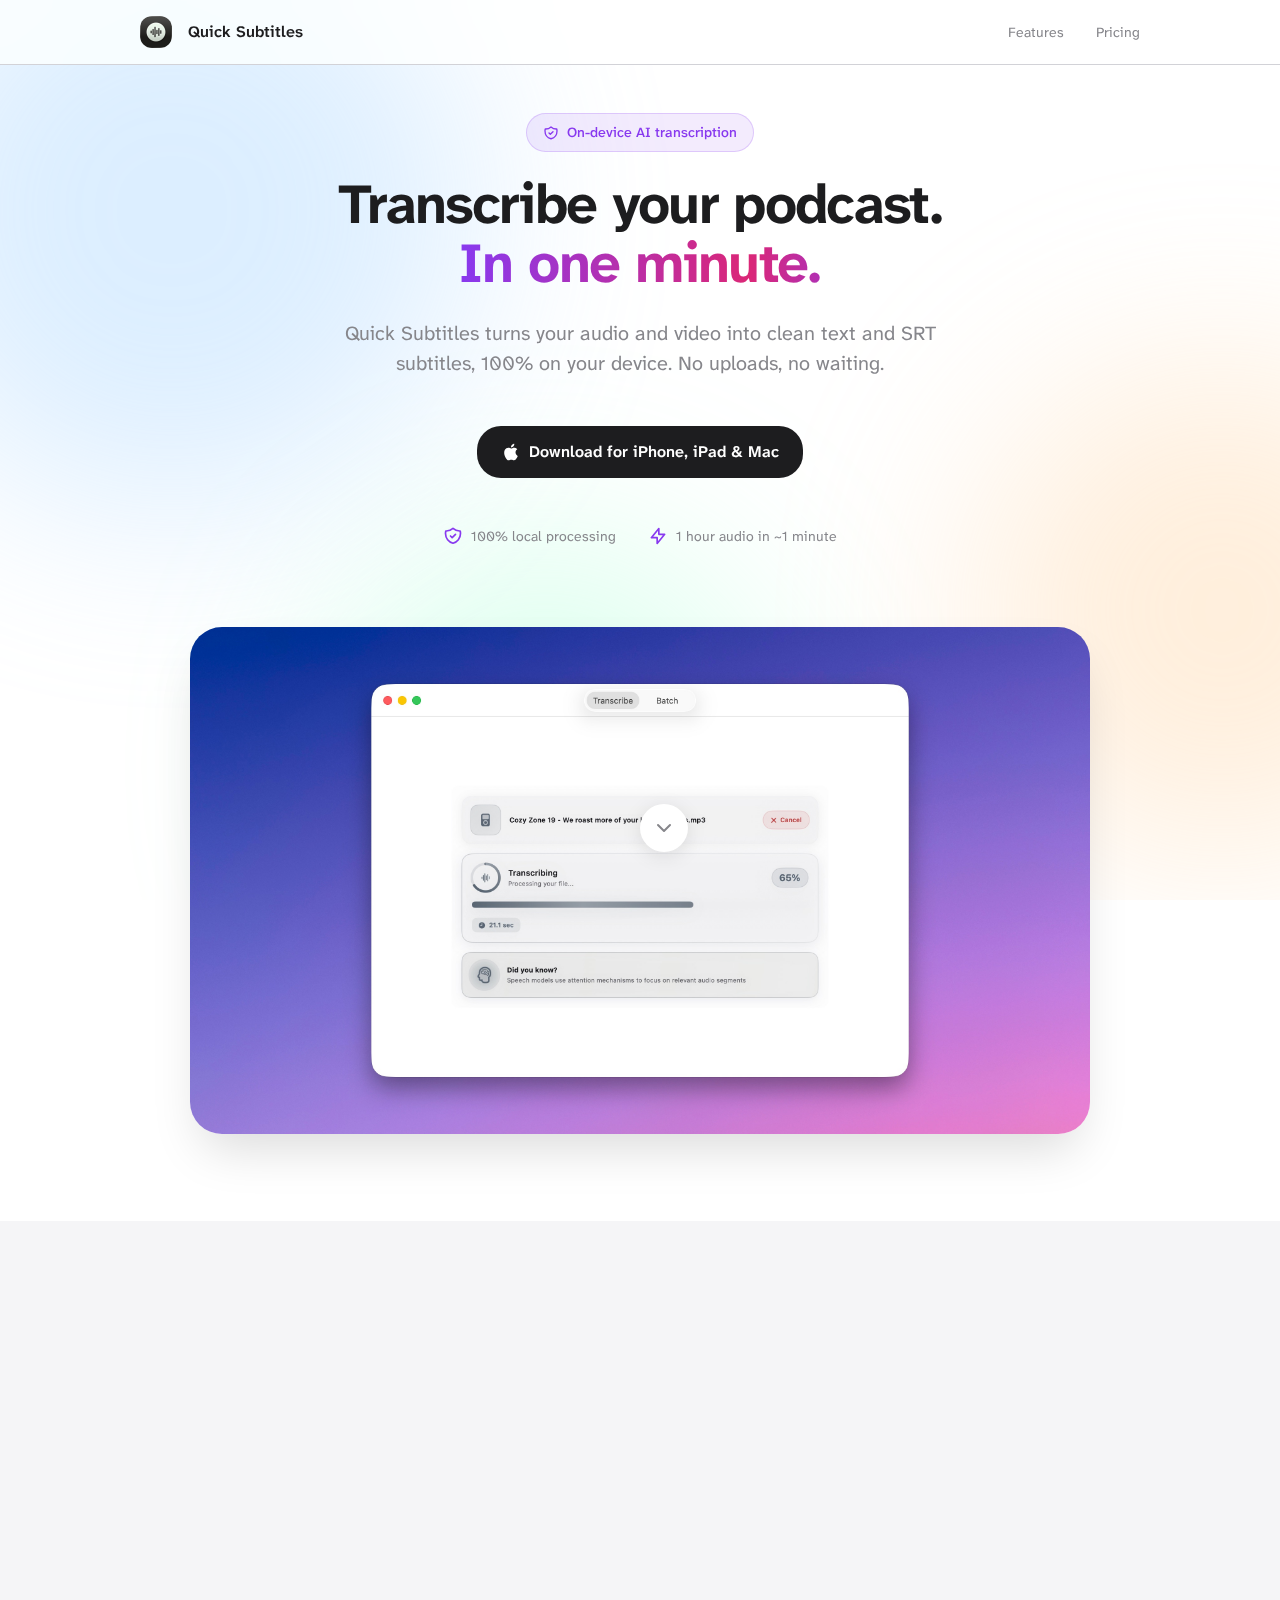
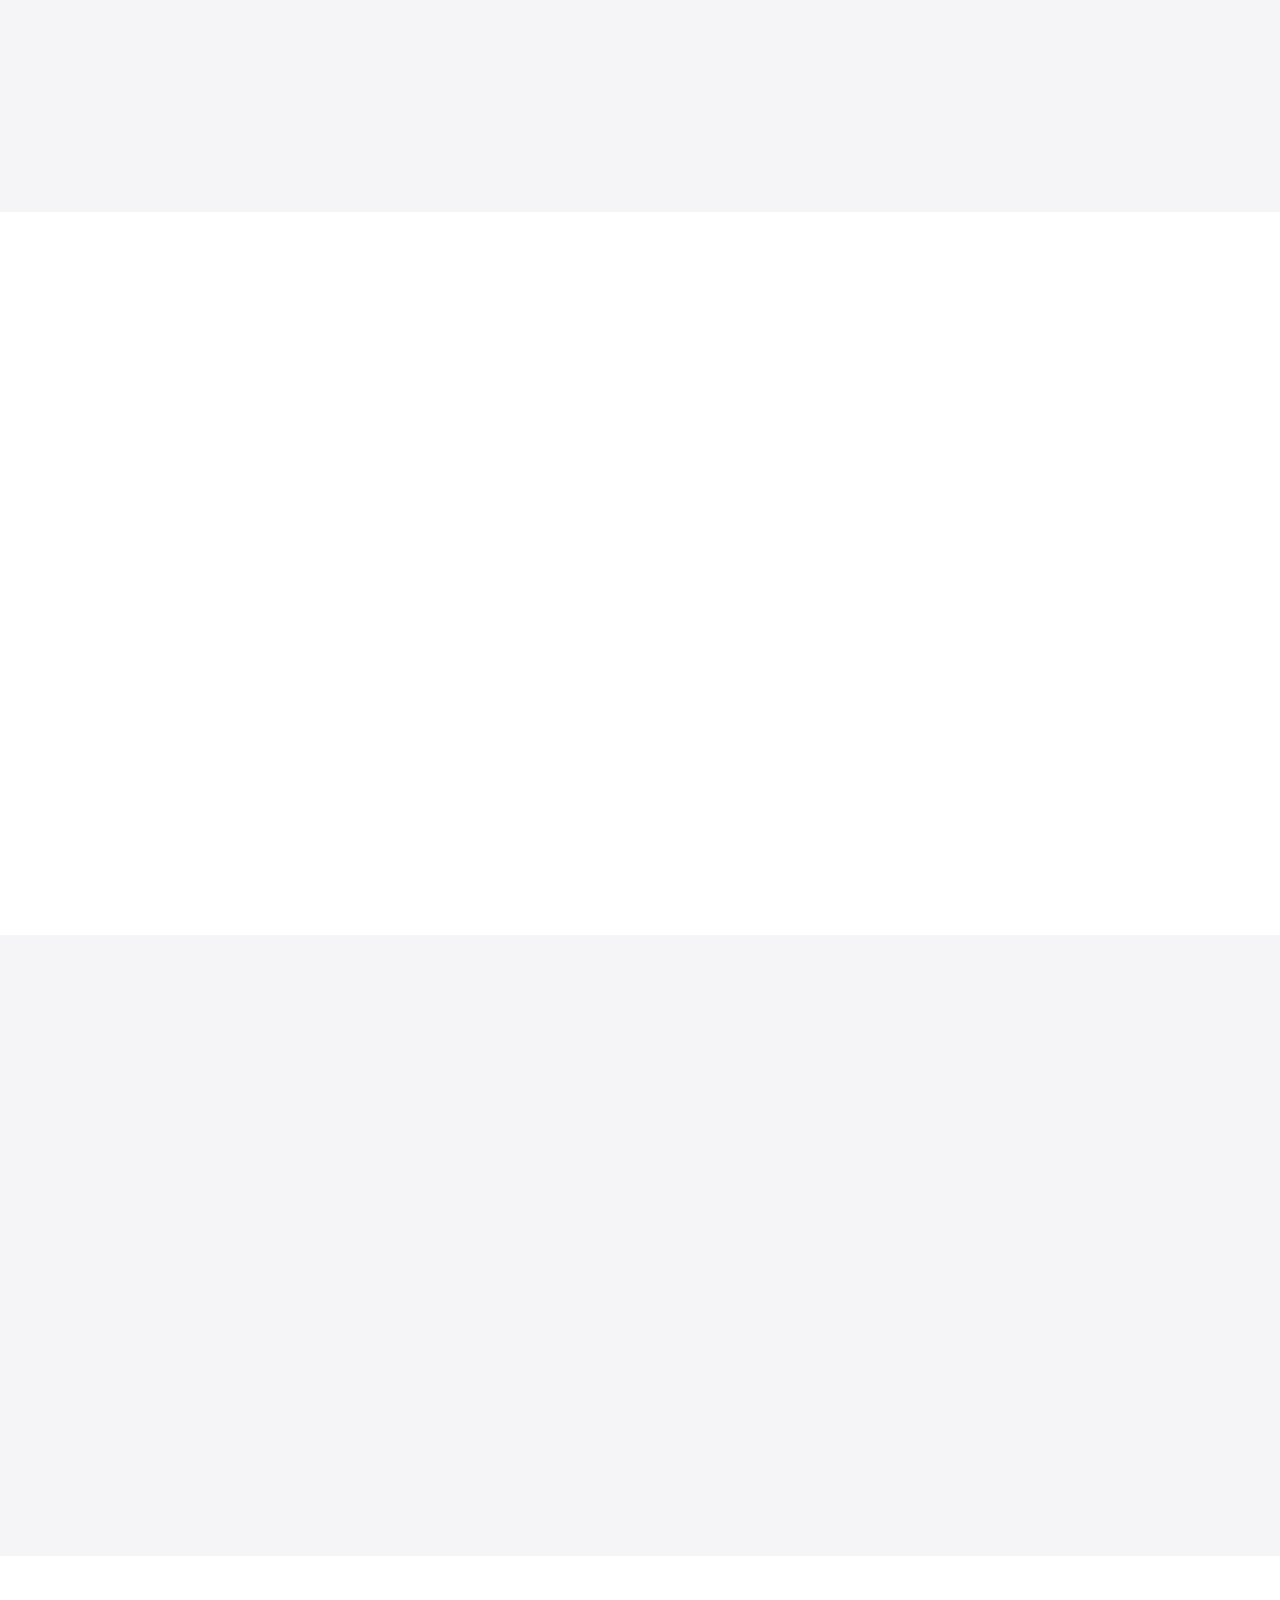
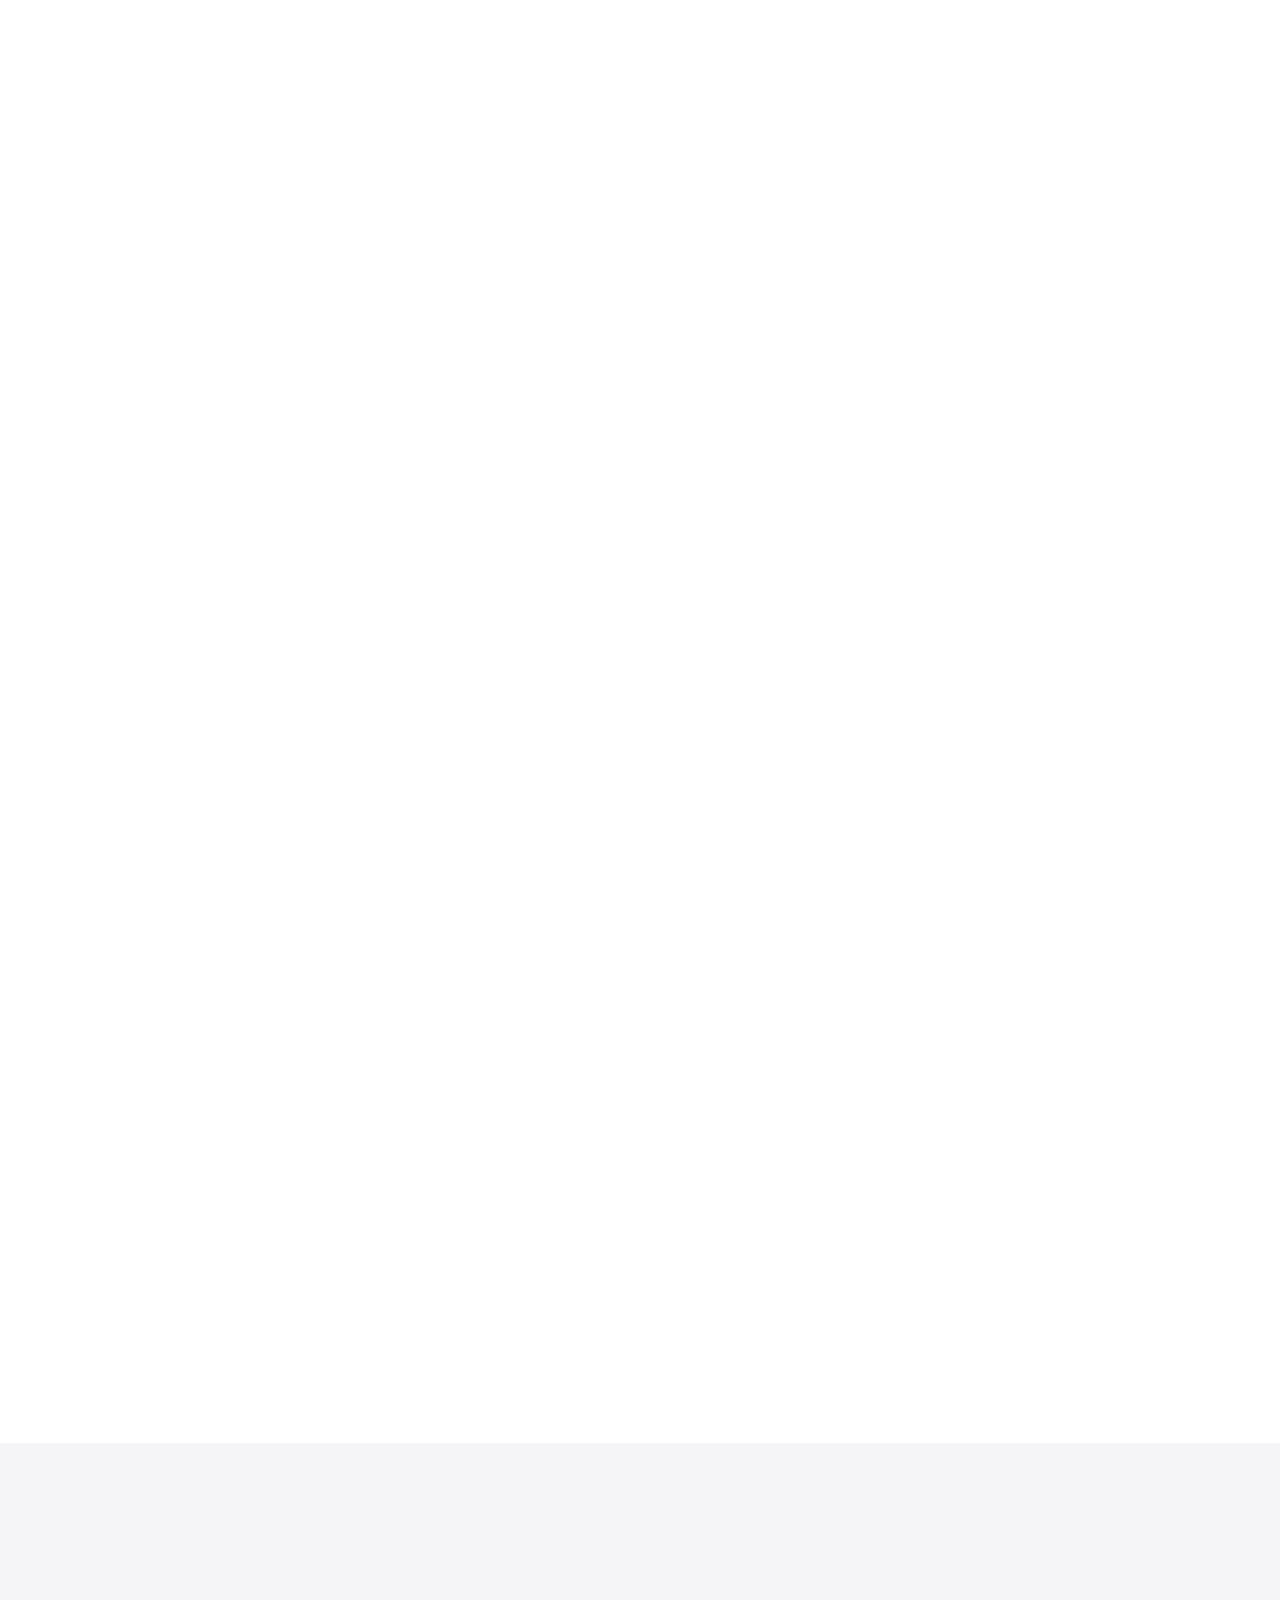
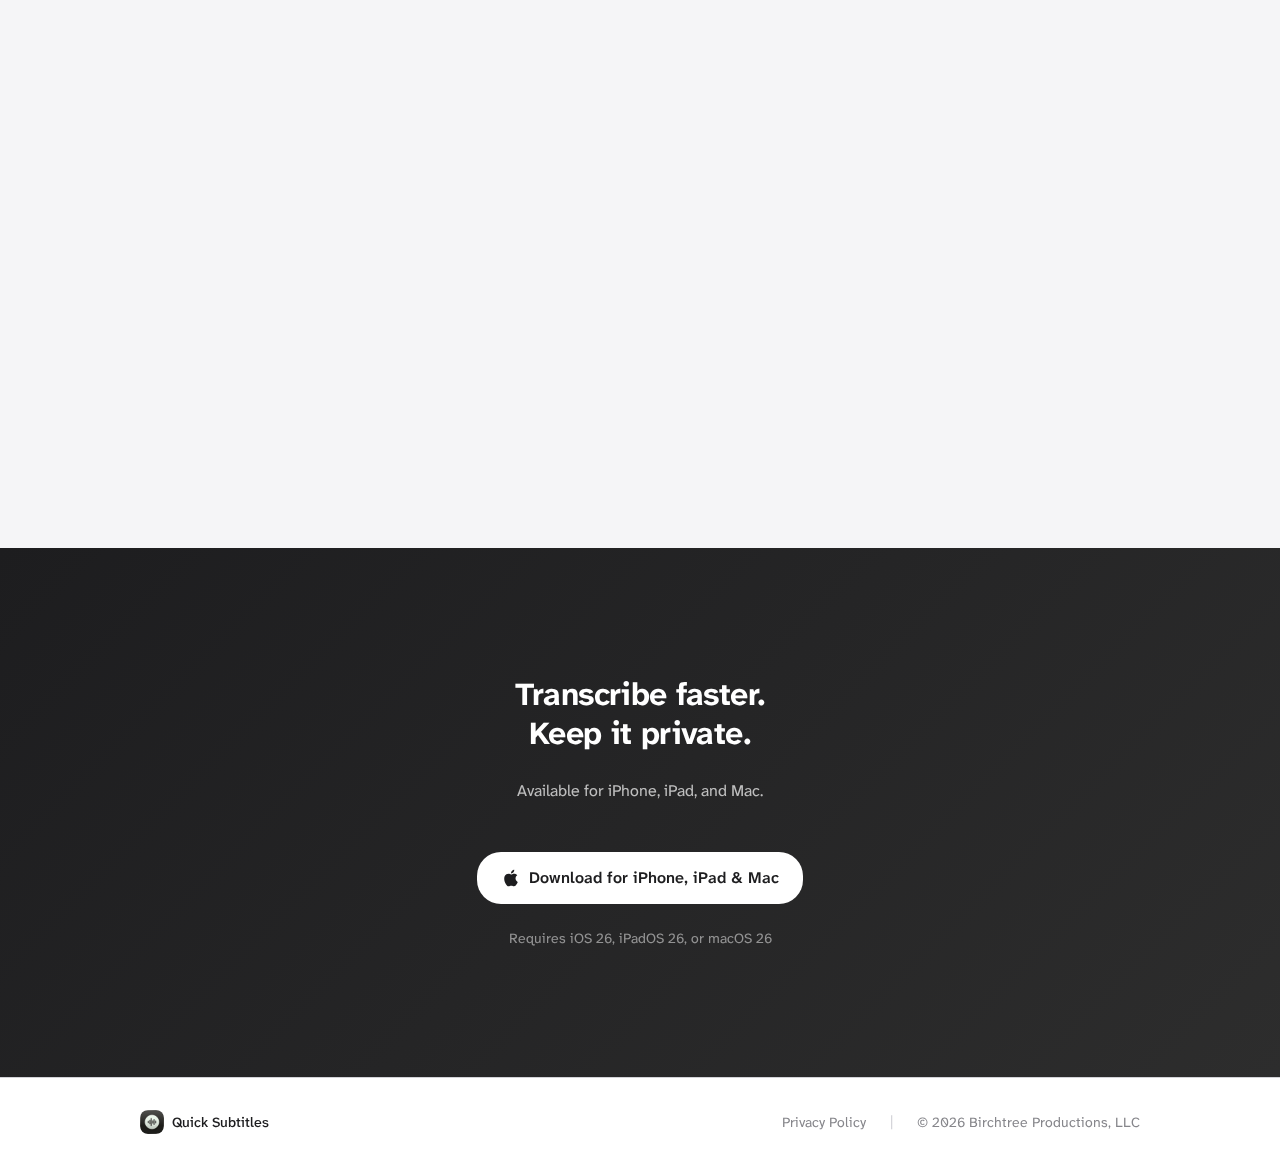
<file: apps/quick-subtitles/index.html>
<!DOCTYPE html>
<html lang="en">
<head>
    <meta charset="UTF-8">
    <meta name="viewport" content="width=device-width, initial-scale=1.0">
    <meta name="view-transition" content="same-origin">
    <title>Quick Subtitles - Fast, Private, On-Device Transcription</title>
    <meta name="description" content="Transcribe videos and audio files instantly with on-device AI. No cloud uploads, no subscriptions. Fast, private transcription for iPhone, iPad, and Mac.">

    <!-- Open Graph -->
    <meta property="og:type" content="website">
    <meta property="og:title" content="Quick Subtitles - Fast, Private, On-Device Transcription">
    <meta property="og:description" content="Transcribe videos and audio files instantly with on-device AI. No cloud uploads, no subscriptions.">
    <meta property="og:image" content="https://birchtree.me/images/quick subtitles.png">
    <meta property="og:url" content="https://birchtree.me/apps/quick-subtitles/">

    <!-- Twitter Card -->
    <meta name="twitter:card" content="summary_large_image">
    <meta name="twitter:title" content="Quick Subtitles - Fast, Private, On-Device Transcription">
    <meta name="twitter:description" content="Transcribe videos and audio files instantly with on-device AI. No cloud uploads, no subscriptions.">
    <meta name="twitter:image" content="https://birchtree.me/images/quick subtitles.png">

    <link rel="canonical" href="https://birchtree.me/apps/quick-subtitles/">
    <link rel="icon" href="../../images/quick subtitles.png" type="image/png">
    <link rel="preconnect" href="https://fonts.googleapis.com">
    <link rel="preconnect" href="https://fonts.gstatic.com" crossorigin>
    <link href="https://fonts.googleapis.com/css2?family=Atkinson+Hyperlegible+Next:ital,wght@0,400;0,500;0,600;0,700;1,400&display=swap" rel="stylesheet">
    <link rel="stylesheet" href="../../styles.css?v=be9fc7ad">
    <script defer data-domain="quickstuff.app" src="https://plausible.io/js/script.js"></script>

    <!-- Structured Data -->
    <script type="application/ld+json">
    {
        "@context": "https://schema.org",
        "@type": "SoftwareApplication",
        "name": "Quick Subtitles",
        "description": "Transcribe videos and audio files instantly with on-device AI. No cloud uploads, no subscriptions.",
        "applicationCategory": "MultimediaApplication",
        "operatingSystem": "iOS, iPadOS, macOS",
        "offers": {
            "@type": "Offer",
            "price": "0",
            "priceCurrency": "USD"
        },
        "author": {
            "@type": "Organization",
            "name": "Birchtree Productions, LLC"
        }
    }
    </script>
    <style>
        /* App page specific styles */
        .app-hero {
            min-height: auto;
            padding: var(--space-xl) var(--space-lg) var(--space-2xl);
        }

        .app-hero-content {
            text-align: center;
            max-width: 800px;
            margin: 0 auto;
        }

        .app-hero-title {
            font-size: var(--font-size-5xl);
            font-weight: 700;
            letter-spacing: -0.03em;
            line-height: 1.05;
            color: var(--color-text);
        }

        .gradient-text {
            background: linear-gradient(
                90deg,
                rgb(136, 57, 239) 0%,
                #db2777 40%,
                rgb(136, 57, 239) 60%,
                #db2777 100%
            );
            background-size: 200% 100%;
            -webkit-background-clip: text;
            -webkit-text-fill-color: transparent;
            background-clip: text;
            animation: gradient-shimmer 4s ease-in-out infinite;
        }

        @keyframes gradient-shimmer {
            0%, 100% { background-position: 0% 50%; }
            50% { background-position: 100% 50%; }
        }

        .app-hero-subtitle {
            font-size: var(--font-size-xl);
            color: var(--color-text-secondary);
            margin-top: var(--space-md);
            max-width: 600px;
            margin-left: auto;
            margin-right: auto;
        }

        .hero-badge {
            display: inline-flex;
            align-items: center;
            gap: 0.5rem;
            padding: 0.5rem 1rem;
            background: rgba(136, 57, 239, 0.1);
            border: 1px solid rgba(136, 57, 239, 0.2);
            border-radius: var(--radius-xl);
            font-size: var(--font-size-sm);
            font-weight: 500;
            color: var(--color-link);
            margin-bottom: var(--space-md);
        }

        .download-buttons {
            display: flex;
            flex-wrap: wrap;
            gap: var(--space-sm);
            justify-content: center;
            margin-top: var(--space-xl);
        }

        .download-btn {
            display: inline-flex;
            align-items: center;
            gap: 0.5rem;
            padding: 0.875rem 1.5rem;
            border-radius: var(--radius-xl);
            font-weight: 600;
            font-size: var(--font-size-base);
            transition: all var(--transition-base);
        }

        .download-btn-primary {
            background: var(--color-text);
            color: white;
        }

        .download-btn-primary:hover {
            background: #000;
            transform: scale(1.02);
        }

        .download-btn-secondary {
            background: white;
            color: var(--color-text);
            border: 2px solid var(--color-border);
        }

        .download-btn-secondary:hover {
            border-color: var(--color-text-secondary);
            transform: scale(1.02);
        }

        .download-btn svg {
            width: 1.25rem;
            height: 1.25rem;
        }

        /* Trust badges */
        .trust-badges {
            display: flex;
            flex-wrap: wrap;
            justify-content: center;
            gap: var(--space-lg);
            margin-top: var(--space-xl);
        }

        .trust-badge {
            display: flex;
            align-items: center;
            gap: 0.5rem;
            font-size: var(--font-size-sm);
            color: var(--color-text-secondary);
        }

        .trust-badge svg {
            width: 20px;
            height: 20px;
            color: var(--color-link);
        }

        .hero-screenshot {
            margin-top: var(--space-2xl);
            max-width: 900px;
            margin-left: auto;
            margin-right: auto;
        }

        .hero-screenshot img {
            width: 100%;
            border-radius: var(--radius-2xl);
            box-shadow: 0 25px 50px -12px rgba(0, 0, 0, 0.15);
        }

        .screenshot-placeholder {
            aspect-ratio: 16 / 10;
            background: linear-gradient(135deg, rgba(136, 57, 239, 0.1) 0%, rgba(219, 39, 119, 0.1) 100%);
            border-radius: var(--radius-2xl);
            display: flex;
            align-items: center;
            justify-content: center;
            color: var(--color-text-secondary);
            font-size: var(--font-size-sm);
            border: 1px dashed var(--color-border);
        }

        .feature-image .screenshot-placeholder {
            aspect-ratio: 4 / 3;
            box-shadow: 0 20px 40px rgba(0, 0, 0, 0.1);
        }

        /* Feature sections */
        .feature-section {
            padding: var(--space-3xl) var(--space-lg);
        }

        .feature-section-alt {
            background: var(--color-bg-secondary);
        }

        .feature-grid {
            display: grid;
            grid-template-columns: 1fr 1fr;
            gap: var(--space-2xl);
            align-items: center;
            max-width: 1000px;
            margin: 0 auto;
        }

        .feature-grid-reverse {
            direction: rtl;
        }

        .feature-grid-reverse > * {
            direction: ltr;
        }

        .feature-label {
            font-size: var(--font-size-sm);
            font-weight: 600;
            text-transform: uppercase;
            letter-spacing: 0.05em;
            color: var(--color-link);
            margin-bottom: var(--space-xs);
        }

        .feature-title {
            font-size: var(--font-size-3xl);
            font-weight: 700;
            letter-spacing: -0.02em;
            color: var(--color-text);
            line-height: 1.2;
        }

        .feature-description {
            font-size: var(--font-size-base);
            color: var(--color-text-secondary);
            line-height: 1.7;
            margin-top: var(--space-md);
        }

        .feature-description a {
            color: var(--color-link);
            text-decoration: underline;
        }

        .feature-description a:hover {
            color: var(--color-link-hover);
        }

        .feature-image img {
            width: 100%;
            border-radius: var(--radius-2xl);
            box-shadow: 0 20px 40px rgba(0, 0, 0, 0.1);
        }

        /* Feature cards grid */
        .features-grid-section {
            padding: var(--space-3xl) var(--space-lg);
        }

        .features-grid {
            display: grid;
            grid-template-columns: repeat(3, 1fr);
            gap: var(--space-lg);
            max-width: 1000px;
            margin: 0 auto;
        }

        .feature-card {
            padding: var(--space-lg);
            background: var(--color-bg);
            border: 1px solid var(--color-border);
            border-radius: var(--radius-xl);
            transition: all var(--transition-base);
            opacity: 0;
            transform: translateY(20px);
            animation: card-reveal 0.5s ease forwards;
        }

        .feature-card:nth-child(1) { animation-delay: 0.1s; }
        .feature-card:nth-child(2) { animation-delay: 0.2s; }
        .feature-card:nth-child(3) { animation-delay: 0.3s; }
        .feature-card:nth-child(4) { animation-delay: 0.4s; }
        .feature-card:nth-child(5) { animation-delay: 0.5s; }
        .feature-card:nth-child(6) { animation-delay: 0.6s; }

        @keyframes card-reveal {
            to {
                opacity: 1;
                transform: translateY(0);
            }
        }

        .feature-card:hover {
            transform: translateY(-4px);
            box-shadow: 0 12px 24px -8px rgba(0, 0, 0, 0.1);
        }

        .feature-card-icon {
            width: 48px;
            height: 48px;
            border-radius: var(--radius-lg);
            background: rgba(136, 57, 239, 0.1);
            display: flex;
            align-items: center;
            justify-content: center;
            margin-bottom: var(--space-sm);
        }

        .feature-card-icon svg {
            width: 24px;
            height: 24px;
            color: var(--color-link);
        }

        .feature-card-title {
            font-weight: 600;
            font-size: var(--font-size-lg);
            color: var(--color-text);
            margin-bottom: var(--space-xs);
        }

        .feature-card-description {
            font-size: var(--font-size-sm);
            color: var(--color-text-secondary);
            line-height: 1.6;
        }

        /* How it works */
        .steps-grid {
            display: grid;
            grid-template-columns: repeat(3, 1fr);
            gap: var(--space-lg);
            max-width: 900px;
            margin: var(--space-2xl) auto 0;
        }

        .step-card {
            padding: var(--space-lg);
            background: var(--color-bg);
            border: 1px solid var(--color-border);
            border-radius: var(--radius-xl);
            text-align: center;
        }

        .step-number {
            width: 40px;
            height: 40px;
            border-radius: 50%;
            background: var(--color-link);
            color: white;
            font-weight: 700;
            display: flex;
            align-items: center;
            justify-content: center;
            margin: 0 auto var(--space-sm);
        }

        .step-title {
            font-weight: 600;
            color: var(--color-text);
            margin-bottom: var(--space-xs);
        }

        .step-description {
            font-size: var(--font-size-sm);
            color: var(--color-text-secondary);
        }

        /* Centered section */
        .centered-section {
            text-align: center;
            max-width: 800px;
            margin: 0 auto;
        }

        /* CTA Section */
        .cta-section {
            background: linear-gradient(135deg, #1d1d1f 0%, #2d2d2d 100%);
            color: white;
            padding: var(--space-3xl) var(--space-lg);
            text-align: center;
        }

        .cta-section .feature-title {
            color: white;
        }

        .cta-section .feature-description {
            color: rgba(255, 255, 255, 0.7);
        }

        .cta-section .download-btn-primary {
            background: white;
            color: var(--color-text);
        }

        .cta-section .download-btn-primary:hover {
            background: var(--color-bg-secondary);
        }

        .cta-section .download-btn-secondary {
            background: transparent;
            color: white;
            border-color: rgba(255, 255, 255, 0.3);
        }

        .cta-section .download-btn-secondary:hover {
            border-color: rgba(255, 255, 255, 0.5);
        }

        .cta-requirements {
            margin-top: var(--space-md);
            font-size: var(--font-size-sm);
            color: rgba(255, 255, 255, 0.5);
        }

        /* App page nav */
        .app-nav {
            position: sticky;
            top: 0;
            z-index: 1000;
            padding: var(--space-sm) var(--space-lg);
            background: rgba(255, 255, 255, 0.8);
            backdrop-filter: saturate(180%) blur(20px);
            -webkit-backdrop-filter: saturate(180%) blur(20px);
            border-bottom: 1px solid var(--color-border);
        }

        .app-nav-container {
            display: flex;
            justify-content: space-between;
            align-items: center;
            max-width: 1000px;
            margin: 0 auto;
        }

        .app-nav-brand {
            display: flex;
            align-items: center;
            gap: var(--space-sm);
        }

        .app-nav-brand img {
            width: 32px;
            height: 32px;
            border-radius: var(--radius-md);
        }

        .app-nav-brand span {
            font-weight: 600;
            color: var(--color-text);
        }

        .app-nav-links {
            display: flex;
            gap: var(--space-lg);
            list-style: none;
        }

        .app-nav-links a {
            font-size: var(--font-size-sm);
            color: var(--color-text-secondary);
            transition: color var(--transition-fast);
        }

        .app-nav-links a:hover {
            color: var(--color-text);
        }

        /* App footer */
        .app-footer {
            padding: var(--space-lg) var(--space-lg);
            border-top: 1px solid var(--color-border);
        }

        .app-footer-container {
            display: flex;
            flex-wrap: wrap;
            justify-content: space-between;
            align-items: center;
            gap: var(--space-md);
            max-width: 1000px;
            margin: 0 auto;
        }

        .app-footer-brand {
            display: flex;
            align-items: center;
            gap: 0.5rem;
        }

        .app-footer-brand img {
            width: 24px;
            height: 24px;
            border-radius: var(--radius-sm);
        }

        .app-footer-brand span {
            font-weight: 500;
            font-size: var(--font-size-sm);
            color: var(--color-text);
        }

        .app-footer-links {
            display: flex;
            align-items: center;
            gap: var(--space-md);
            font-size: var(--font-size-sm);
            color: var(--color-text-secondary);
        }

        .app-footer-links a {
            color: var(--color-text-secondary);
            transition: color var(--transition-fast);
        }

        .app-footer-links a:hover {
            color: var(--color-text);
        }

        /* Responsive */
        @media (max-width: 768px) {
            .feature-grid {
                grid-template-columns: 1fr;
                gap: var(--space-xl);
            }

            .feature-grid-reverse {
                direction: ltr;
            }

            .feature-image {
                order: -1;
            }

            .features-grid {
                grid-template-columns: 1fr;
            }

            .steps-grid {
                grid-template-columns: 1fr;
            }

            .app-nav-links {
                display: none;
            }

            .app-footer-container {
                flex-direction: column;
                text-align: center;
            }

            .trust-badges {
                flex-direction: column;
                align-items: center;
            }
        }
    </style>
</head>
<body>
    <div class="background-shapes">
        <div class="shape shape-1"></div>
        <div class="shape shape-2"></div>
        <div class="shape shape-3"></div>
    </div>

    <!-- Navigation -->
    <nav class="app-nav">
        <div class="app-nav-container">
            <a href="../../" class="app-nav-brand">
                <img src="../../images/quick subtitles.png" alt="Quick Subtitles" style="view-transition-name: quick-subtitles-icon;">
                <span>Quick Subtitles</span>
            </a>
            <ul class="app-nav-links">
                <li><a href="#features">Features</a></li>
                <li><a href="#pricing">Pricing</a></li>
            </ul>
        </div>
    </nav>

    <main>
        <!-- Hero Section -->
        <section class="app-hero">
            <div class="app-hero-content fade-in">
                <div class="hero-badge">
                    <svg fill="none" stroke="currentColor" viewBox="0 0 24 24" width="16" height="16"><path stroke-linecap="round" stroke-linejoin="round" stroke-width="2" d="M9 12l2 2 4-4m5.618-4.016A11.955 11.955 0 0112 2.944a11.955 11.955 0 01-8.618 3.04A12.02 12.02 0 003 9c0 5.591 3.824 10.29 9 11.622 5.176-1.332 9-6.03 9-11.622 0-1.042-.133-2.052-.382-3.016z"/></svg>
                    On-device AI transcription
                </div>
                <h1 class="app-hero-title">
                    Transcribe your podcast.<br>
                    <span class="gradient-text">In one minute.</span>
                </h1>
                <p class="app-hero-subtitle">
                    Quick Subtitles turns your audio and video into clean text and SRT subtitles, 100% on your device. No uploads, no waiting.
                </p>
                <div class="download-buttons">
                    <a href="https://apps.apple.com/us/app/quick-subtitles/id6747410609" target="_blank" rel="noopener noreferrer" class="download-btn download-btn-primary">
                        <svg viewBox="0 0 24 24" fill="currentColor"><path d="M18.71 19.5c-.83 1.24-1.71 2.45-3.05 2.47-1.34.03-1.77-.79-3.29-.79-1.53 0-2 .77-3.27.82-1.31.05-2.3-1.32-3.14-2.53C4.25 17 2.94 12.45 4.7 9.39c.87-1.52 2.43-2.48 4.12-2.51 1.28-.02 2.5.87 3.29.87.78 0 2.26-1.07 3.81-.91.65.03 2.47.26 3.64 1.98-.09.06-2.17 1.28-2.15 3.81.03 3.02 2.65 4.03 2.68 4.04-.03.07-.42 1.44-1.38 2.83M13 3.5c.73-.83 1.94-1.46 2.94-1.5.13 1.17-.34 2.35-1.04 3.19-.69.85-1.83 1.51-2.95 1.42-.15-1.15.41-2.35 1.05-3.11z"/></svg>
                        Download for iPhone, iPad & Mac
                    </a>
                </div>
                <div class="trust-badges">
                    <div class="trust-badge">
                        <svg fill="none" stroke="currentColor" viewBox="0 0 24 24"><path stroke-linecap="round" stroke-linejoin="round" stroke-width="2" d="M9 12l2 2 4-4m5.618-4.016A11.955 11.955 0 0112 2.944a11.955 11.955 0 01-8.618 3.04A12.02 12.02 0 003 9c0 5.591 3.824 10.29 9 11.622 5.176-1.332 9-6.03 9-11.622 0-1.042-.133-2.052-.382-3.016z"/></svg>
                        100% local processing
                    </div>
                    <div class="trust-badge">
                        <svg fill="none" stroke="currentColor" viewBox="0 0 24 24"><path stroke-linecap="round" stroke-linejoin="round" stroke-width="2" d="M13 10V3L4 14h7v7l9-11h-7z"/></svg>
                        1 hour audio in ~1 minute
                    </div>
                </div>
            </div>

            <div class="hero-screenshot fade-in">
                <img src="../../images/quick-subtitles-hero.jpeg" alt="Quick Subtitles app showing transcription in progress">
            </div>
            <a href="#features" class="scroll-indicator fade-in" aria-label="Scroll down">
                <svg width="24" height="24" viewBox="0 0 24 24" fill="none" stroke="currentColor" stroke-width="2" stroke-linecap="round" stroke-linejoin="round">
                    <polyline points="6 9 12 15 18 9"></polyline>
                </svg>
            </a>
        </section>

        <!-- Feature: Ultra-Fast Local Transcription -->
        <section id="features" class="feature-section feature-section-alt">
            <div class="feature-grid scroll-reveal">
                <div class="feature-content">
                    <p class="feature-label">Powered by Apple Intelligence</p>
                    <h2 class="feature-title">Ultra-fast, local transcriptions.</h2>
                    <p class="feature-description">
                        With Apple Intelligence built into the core experience, Quick Subtitles renders subtitles for an hour-long podcast in less than a minute on your iPhone. That's real-time transcription at 80x speed.
                    </p>
                    <p class="feature-description">
                        Everything happens on-device. Your audio never touches the cloud, never gets uploaded to a server, and is never shared with anyone. Complete privacy, zero compromises.
                    </p>
                </div>
                <div class="feature-image">
                    <img src="../../images/quick-subtitles-speed.jpg" alt="Quick Subtitles ultra-fast transcription">
                </div>
            </div>
        </section>

        <!-- Feature: Benchmark Mode -->
        <section class="feature-section">
            <div class="feature-grid feature-grid-reverse scroll-reveal">
                <div class="feature-content">
                    <p class="feature-label">Performance Testing</p>
                    <h2 class="feature-title">Benchmark your device.</h2>
                    <p class="feature-description">
                        Curious how fast your iPhone, iPad, or Mac can transcribe? Benchmark mode lets you test your device's transcription performance with quick tests or extended runs to see how much thermal throttling affects speed over time.
                    </p>
                    <p class="feature-description">
                        Complete with a history log of all your benchmark runs and downloadable data so you can share results or analyze performance yourself.
                    </p>
                </div>
                <div class="feature-image">
                    <img src="../../images/quick-subtitles-benchmark.jpeg" alt="Quick Subtitles benchmark mode">
                </div>
            </div>
        </section>

        <!-- Feature: Analysis -->
        <section class="feature-section feature-section-alt">
            <div class="feature-grid scroll-reveal">
                <div class="feature-content">
                    <p class="feature-label">AI-Powered Analysis</p>
                    <h2 class="feature-title">Turn transcripts into show notes.</h2>
                    <p class="feature-description">
                        The analysis feature scans your subtitle files and extracts the good stuff: links you mentioned, products you talked about, and anything you said would be "linked in the description."
                    </p>
                    <p class="feature-description">
                        Need something specific? Add custom commands to extract exactly what you're looking for from any transcript.
                    </p>
                </div>
                <div class="feature-image">
                    <img src="../../images/quick-subtitles-analysis.jpeg" alt="Quick Subtitles analysis feature">
                </div>
            </div>
        </section>

        <!-- Feature Grid -->
        <section class="features-grid-section">
            <div class="centered-section scroll-reveal">
                <p class="feature-label">And More</p>
                <h2 class="feature-title">Everything you need to transcribe.</h2>
            </div>
            <div class="features-grid" style="margin-top: var(--space-2xl);">
                <div class="feature-card scroll-reveal">
                    <div class="feature-card-icon">
                        <svg fill="none" stroke="currentColor" viewBox="0 0 24 24"><path stroke-linecap="round" stroke-linejoin="round" stroke-width="2" d="M9 12l2 2 4-4m5.618-4.016A11.955 11.955 0 0112 2.944a11.955 11.955 0 01-8.618 3.04A12.02 12.02 0 003 9c0 5.591 3.824 10.29 9 11.622 5.176-1.332 9-6.03 9-11.622 0-1.042-.133-2.052-.382-3.016z"/></svg>
                    </div>
                    <h3 class="feature-card-title">100% On-Device</h3>
                    <p class="feature-card-description">Nothing ever leaves your device. No servers, no cloud, no data collection.</p>
                </div>
                <div class="feature-card scroll-reveal">
                    <div class="feature-card-icon">
                        <svg fill="none" stroke="currentColor" viewBox="0 0 24 24"><path stroke-linecap="round" stroke-linejoin="round" stroke-width="2" d="M13 10V3L4 14h7v7l9-11h-7z"/></svg>
                    </div>
                    <h3 class="feature-card-title">80x Speed</h3>
                    <p class="feature-card-description">Transcribe an hour of audio in under a minute with Apple Intelligence.</p>
                </div>
                <div class="feature-card scroll-reveal">
                    <div class="feature-card-icon">
                        <svg fill="none" stroke="currentColor" viewBox="0 0 24 24"><path stroke-linecap="round" stroke-linejoin="round" stroke-width="2" d="M9 19v-6a2 2 0 00-2-2H5a2 2 0 00-2 2v6a2 2 0 002 2h2a2 2 0 002-2zm0 0V9a2 2 0 012-2h2a2 2 0 012 2v10m-6 0a2 2 0 002 2h2a2 2 0 002-2m0 0V5a2 2 0 012-2h2a2 2 0 012 2v14a2 2 0 01-2 2h-2a2 2 0 01-2-2z"/></svg>
                    </div>
                    <h3 class="feature-card-title">Benchmark History</h3>
                    <p class="feature-card-description">Track performance over time with detailed logs and exportable data.</p>
                </div>
                <div class="feature-card scroll-reveal">
                    <div class="feature-card-icon">
                        <svg fill="none" stroke="currentColor" viewBox="0 0 24 24"><path stroke-linecap="round" stroke-linejoin="round" stroke-width="2" d="M4 16v1a3 3 0 003 3h10a3 3 0 003-3v-1m-4-4l-4 4m0 0l-4-4m4 4V4"/></svg>
                    </div>
                    <h3 class="feature-card-title">Text & SRT Export</h3>
                    <p class="feature-card-description">Copy clean text or export SRT subtitles for any editor or platform.</p>
                </div>
                <div class="feature-card scroll-reveal">
                    <div class="feature-card-icon">
                        <svg fill="none" stroke="currentColor" viewBox="0 0 24 24"><path stroke-linecap="round" stroke-linejoin="round" stroke-width="2" d="M11 5H6a2 2 0 00-2 2v11a2 2 0 002 2h11a2 2 0 002-2v-5m-1.414-9.414a2 2 0 112.828 2.828L11.828 15H9v-2.828l8.586-8.586z"/></svg>
                    </div>
                    <h3 class="feature-card-title">Custom Commands</h3>
                    <p class="feature-card-description">Create your own analysis prompts to extract exactly what you need.</p>
                </div>
                <div class="feature-card scroll-reveal">
                    <div class="feature-card-icon">
                        <svg fill="none" stroke="currentColor" viewBox="0 0 24 24"><path stroke-linecap="round" stroke-linejoin="round" stroke-width="2" d="M12 18h.01M8 21h8a2 2 0 002-2V5a2 2 0 00-2-2H8a2 2 0 00-2 2v14a2 2 0 002 2z"/></svg>
                    </div>
                    <h3 class="feature-card-title">Works Offline</h3>
                    <p class="feature-card-description">Transcribe anywhere after the initial model download. No internet needed.</p>
                </div>
            </div>
        </section>

        <!-- How It Works -->
        <section id="how-it-works" class="feature-section">
            <div class="centered-section scroll-reveal">
                <p class="feature-label">Simple Workflow</p>
                <h2 class="feature-title">How it works</h2>
                <div class="steps-grid">
                    <div class="step-card">
                        <div class="step-number">1</div>
                        <h3 class="step-title">Drop your file</h3>
                        <p class="step-description">Audio or video, Quick Subtitles handles it.</p>
                    </div>
                    <div class="step-card">
                        <div class="step-number">2</div>
                        <h3 class="step-title">On-device transcription</h3>
                        <p class="step-description">Watch real-time progress. Nothing leaves your device.</p>
                    </div>
                    <div class="step-card">
                        <div class="step-number">3</div>
                        <h3 class="step-title">Export & share</h3>
                        <p class="step-description">Copy text or export SRT. Optionally generate show notes with AI.</p>
                    </div>
                </div>
            </div>
        </section>

        <!-- Pricing -->
        <section id="pricing" class="feature-section feature-section-alt">
            <div class="centered-section scroll-reveal">
                <p class="feature-label">Pricing</p>
                <h2 class="feature-title">Try it free. Own it forever.</h2>
                <p class="feature-description" style="margin-top: var(--space-md);">
                    Get a few free transcriptions to try it out. Then unlock unlimited use with a single purchase.
                </p>
                <div class="pricing-grid" style="display: grid; grid-template-columns: repeat(2, 1fr); gap: var(--space-lg); max-width: 600px; margin: var(--space-xl) auto 0;">
                    <div class="pricing-card" style="padding: var(--space-lg); border-radius: var(--radius-2xl); background: white; border: 1px solid var(--color-border); text-align: left;">
                        <h3 style="font-weight: 600; font-size: var(--font-size-lg);">Free Trial</h3>
                        <p style="font-size: var(--font-size-4xl); font-weight: 700; margin-top: var(--space-xs);">$0</p>
                        <p style="font-size: var(--font-size-sm); opacity: 0.7; margin-top: var(--space-xs);">Try before you buy</p>
                        <ul style="margin-top: var(--space-md); list-style: none;">
                            <li style="display: flex; align-items: flex-start; gap: 0.5rem; font-size: var(--font-size-sm);">
                                <svg fill="none" stroke="currentColor" viewBox="0 0 24 24" style="width: 16px; height: 16px; flex-shrink: 0; margin-top: 2px; color: #22c55e;"><path stroke-linecap="round" stroke-linejoin="round" stroke-width="2" d="M5 13l4 4L19 7"/></svg>
                                A few free transcriptions
                            </li>
                            <li style="display: flex; align-items: flex-start; gap: 0.5rem; font-size: var(--font-size-sm); margin-top: var(--space-xs);">
                                <svg fill="none" stroke="currentColor" viewBox="0 0 24 24" style="width: 16px; height: 16px; flex-shrink: 0; margin-top: 2px; color: #22c55e;"><path stroke-linecap="round" stroke-linejoin="round" stroke-width="2" d="M5 13l4 4L19 7"/></svg>
                                Full access to all features
                            </li>
                        </ul>
                    </div>
                    <div class="pricing-card" style="padding: var(--space-lg); border-radius: var(--radius-2xl); background: var(--color-text); color: white; box-shadow: 0 20px 40px rgba(0, 0, 0, 0.15); text-align: left;">
                        <h3 style="font-weight: 600; font-size: var(--font-size-lg);">Full Access</h3>
                        <p style="font-size: var(--font-size-4xl); font-weight: 700; margin-top: var(--space-xs);">$19.99</p>
                        <p style="font-size: var(--font-size-sm); opacity: 0.7; margin-top: var(--space-xs);">One-time purchase</p>
                        <ul style="margin-top: var(--space-md); list-style: none;">
                            <li style="display: flex; align-items: flex-start; gap: 0.5rem; font-size: var(--font-size-sm);">
                                <svg fill="none" stroke="currentColor" viewBox="0 0 24 24" style="width: 16px; height: 16px; flex-shrink: 0; margin-top: 2px; color: #4ade80;"><path stroke-linecap="round" stroke-linejoin="round" stroke-width="2" d="M5 13l4 4L19 7"/></svg>
                                Unlimited transcriptions
                            </li>
                            <li style="display: flex; align-items: flex-start; gap: 0.5rem; font-size: var(--font-size-sm); margin-top: var(--space-xs);">
                                <svg fill="none" stroke="currentColor" viewBox="0 0 24 24" style="width: 16px; height: 16px; flex-shrink: 0; margin-top: 2px; color: #4ade80;"><path stroke-linecap="round" stroke-linejoin="round" stroke-width="2" d="M5 13l4 4L19 7"/></svg>
                                Own it forever, no subscriptions
                            </li>
                        </ul>
                    </div>
                </div>
            </div>
        </section>

        <!-- Final CTA -->
        <section class="cta-section">
            <div class="centered-section">
                <h2 class="feature-title">Transcribe faster.<br>Keep it private.</h2>
                <p class="feature-description" style="margin-top: var(--space-md);">
                    Available for iPhone, iPad, and Mac.
                </p>
                <div class="download-buttons" style="margin-top: var(--space-xl);">
                    <a href="https://apps.apple.com/us/app/quick-subtitles/id6747410609" target="_blank" rel="noopener noreferrer" class="download-btn download-btn-primary">
                        <svg viewBox="0 0 24 24" fill="currentColor"><path d="M18.71 19.5c-.83 1.24-1.71 2.45-3.05 2.47-1.34.03-1.77-.79-3.29-.79-1.53 0-2 .77-3.27.82-1.31.05-2.3-1.32-3.14-2.53C4.25 17 2.94 12.45 4.7 9.39c.87-1.52 2.43-2.48 4.12-2.51 1.28-.02 2.5.87 3.29.87.78 0 2.26-1.07 3.81-.91.65.03 2.47.26 3.64 1.98-.09.06-2.17 1.28-2.15 3.81.03 3.02 2.65 4.03 2.68 4.04-.03.07-.42 1.44-1.38 2.83M13 3.5c.73-.83 1.94-1.46 2.94-1.5.13 1.17-.34 2.35-1.04 3.19-.69.85-1.83 1.51-2.95 1.42-.15-1.15.41-2.35 1.05-3.11z"/></svg>
                        Download for iPhone, iPad & Mac
                    </a>
                </div>
                <p class="cta-requirements">Requires iOS 26, iPadOS 26, or macOS 26</p>
            </div>
        </section>
    </main>

    <!-- Footer -->
    <footer class="app-footer">
        <div class="app-footer-container">
            <a href="../../" class="app-footer-brand">
                <img src="../../images/quick subtitles.png" alt="Quick Subtitles">
                <span>Quick Subtitles</span>
            </a>
            <div class="app-footer-links">
                <a href="./privacy.html">Privacy Policy</a>
                <span style="color: var(--color-border);">|</span>
                <span>&copy; <span id="current-year"></span> Birchtree Productions, LLC</span>
            </div>
        </div>
    </footer>

    <script>
        // Scroll reveal animations
        const observerOptions = {
            root: null,
            rootMargin: '0px',
            threshold: 0.1
        };

        const observer = new IntersectionObserver((entries) => {
            entries.forEach(entry => {
                if (entry.isIntersecting) {
                    entry.target.classList.add('revealed');
                }
            });
        }, observerOptions);

        document.querySelectorAll('.scroll-reveal').forEach(el => {
            observer.observe(el);
        });

        // Fade in animations
        document.querySelectorAll('.fade-in').forEach(el => {
            el.style.opacity = '0';
            el.style.transform = 'translateY(20px)';
            el.style.transition = 'opacity 0.6s ease, transform 0.6s ease';

            setTimeout(() => {
                el.style.opacity = '1';
                el.style.transform = 'translateY(0)';
            }, 100);
        });

        // Hide scroll indicator on scroll
        const scrollIndicator = document.querySelector('.scroll-indicator');
        window.addEventListener('scroll', () => {
            if (scrollIndicator) {
                if (window.scrollY > 50) {
                    scrollIndicator.classList.add('hidden');
                } else {
                    scrollIndicator.classList.remove('hidden');
                }
            }
        });

        // Set current year
        document.getElementById('current-year').textContent = new Date().getFullYear();
    </script>
</body>
</html>
</file>
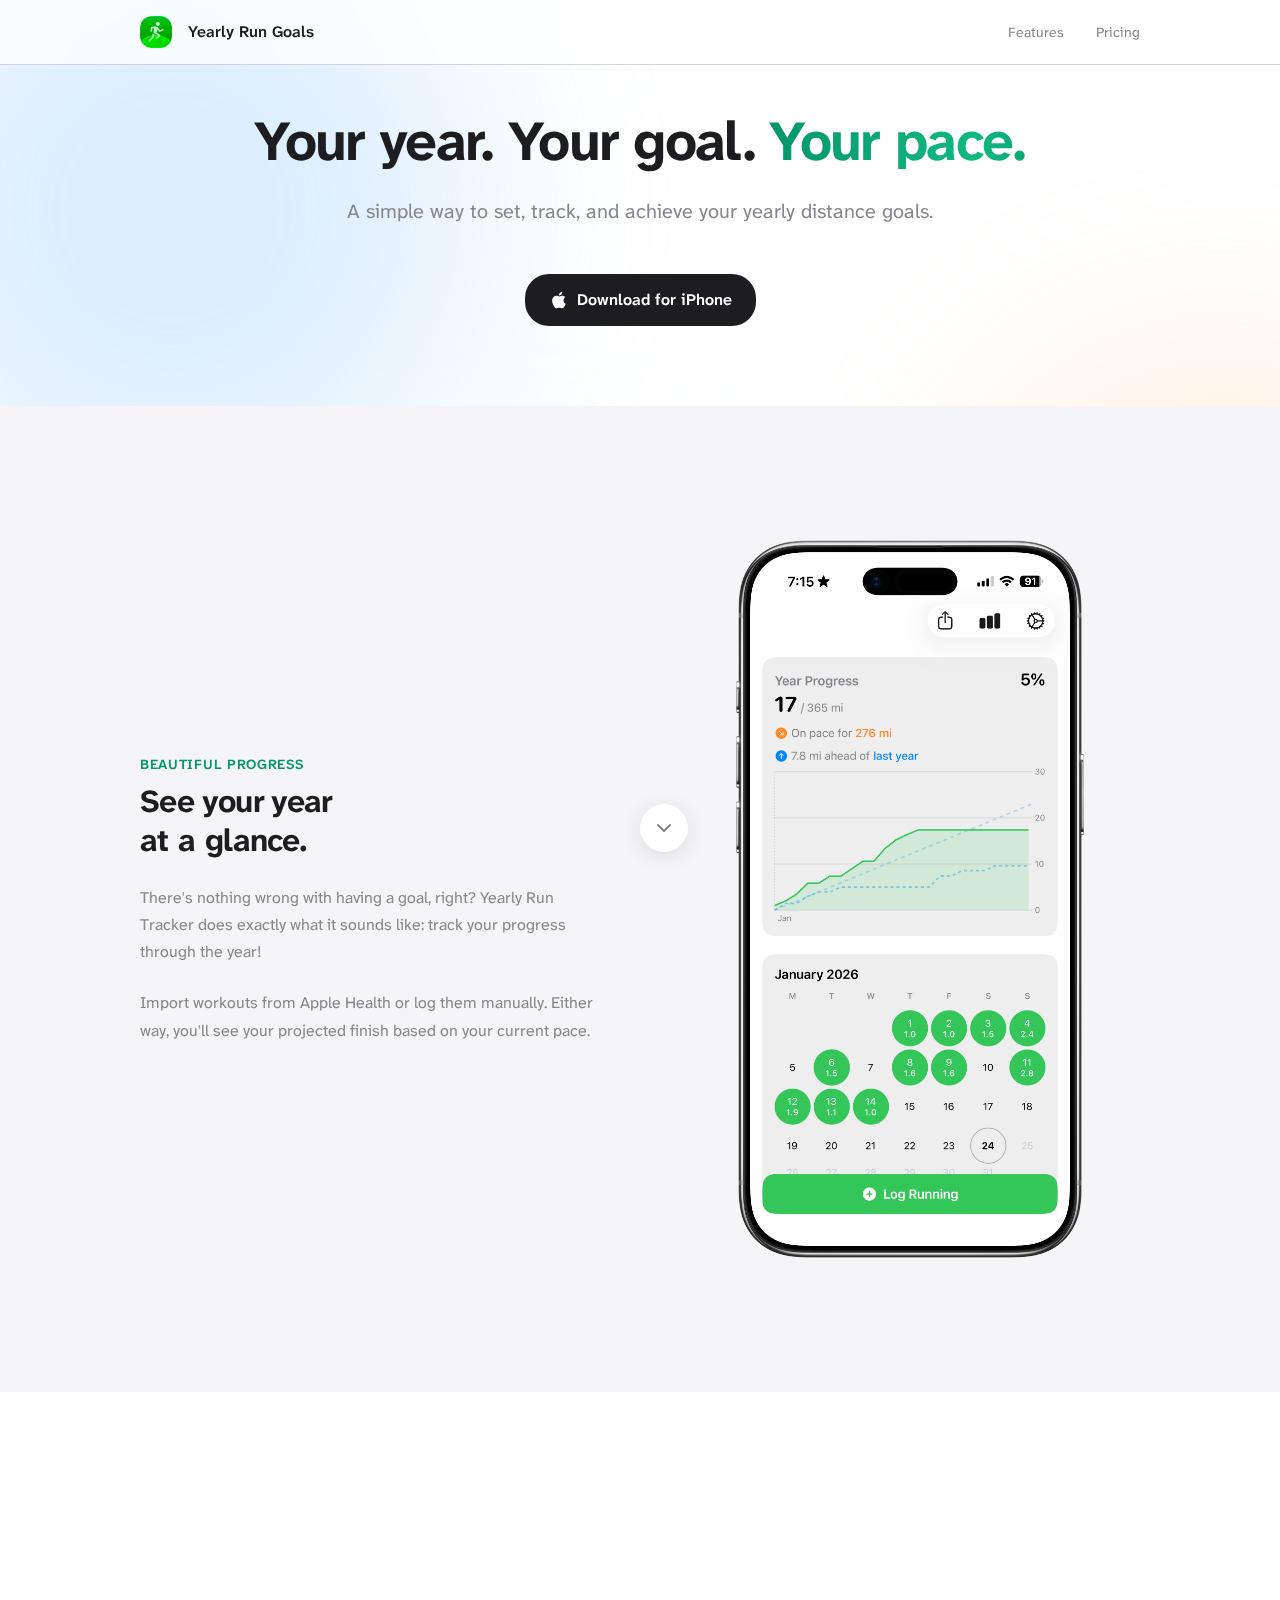
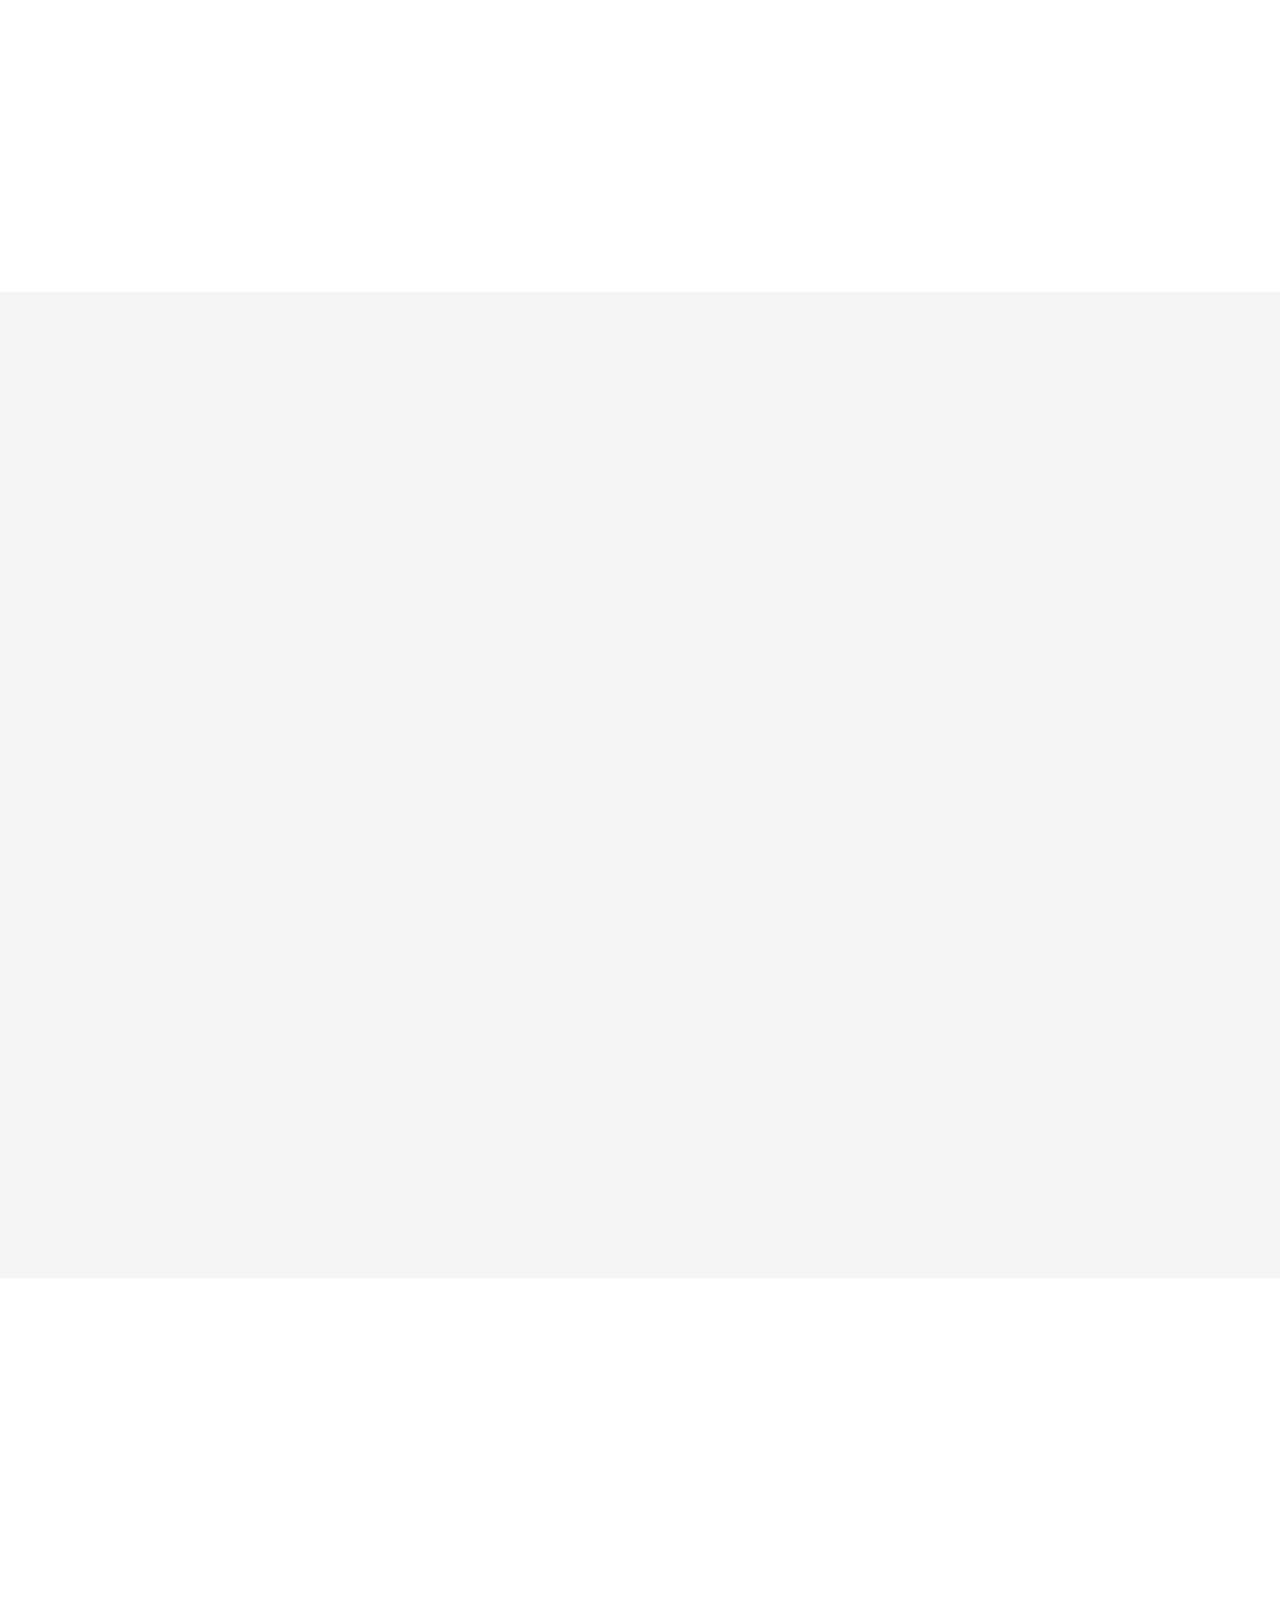
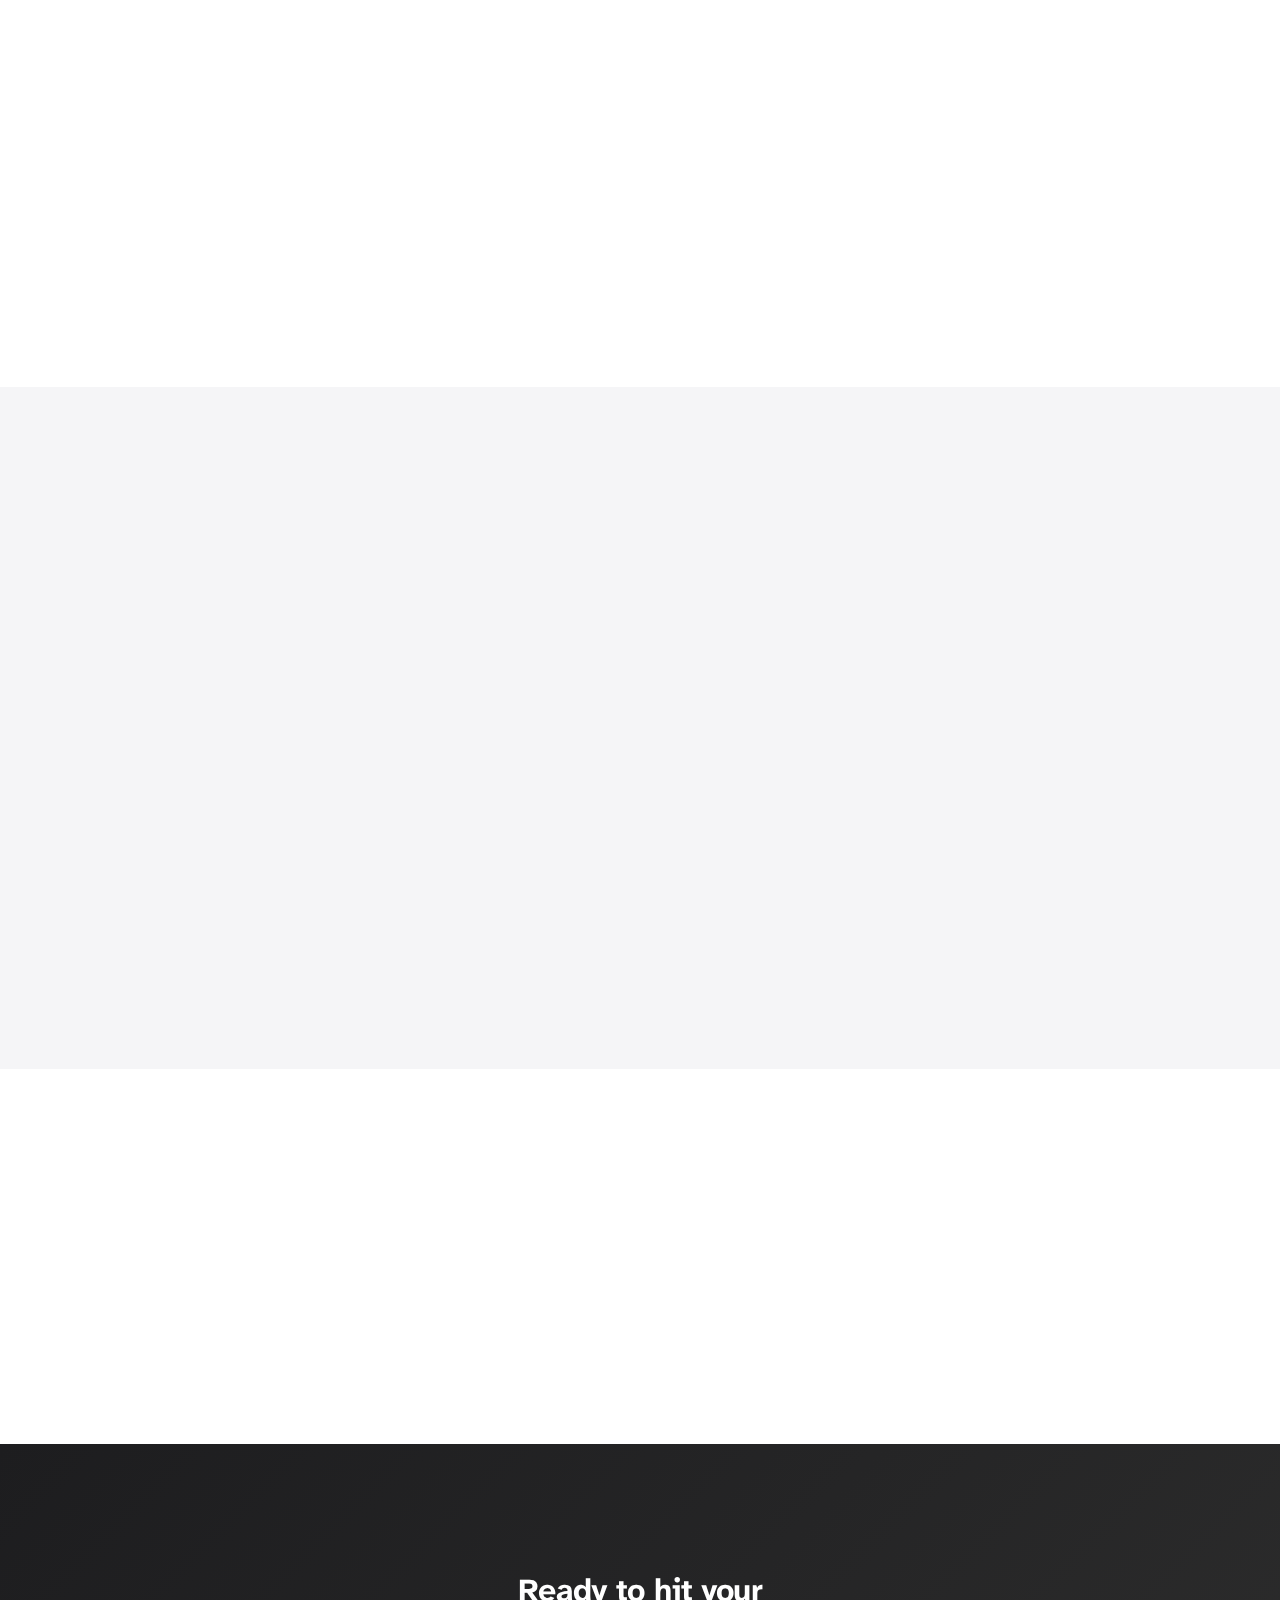
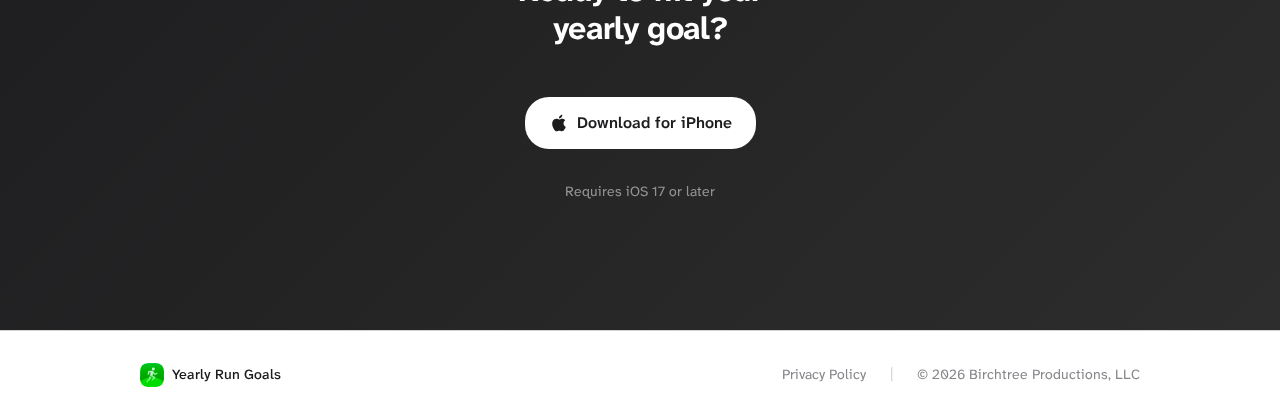
<file: apps/yearly-run-goals/index.html>
<!DOCTYPE html>
<html lang="en">
<head>
    <meta charset="UTF-8">
    <meta name="viewport" content="width=device-width, initial-scale=1.0">
    <meta name="view-transition" content="same-origin">
    <title>Yearly Run Goals - Track Your Yearly Distance</title>
    <meta name="description" content="Set, track, and achieve yearly distance goals for running, walking, cycling, or swimming. Beautiful progress visualization with Apple Health integration. Privacy-first, on-device tracking.">

    <!-- Open Graph -->
    <meta property="og:type" content="website">
    <meta property="og:title" content="Yearly Run Goals - Track Your Yearly Distance">
    <meta property="og:description" content="Set, track, and achieve yearly distance goals for running, walking, cycling, or swimming. Beautiful progress visualization with Apple Health integration.">
    <meta property="og:image" content="https://birchtree.me/images/yearly%20run%20goals.png">
    <meta property="og:url" content="https://birchtree.me/apps/yearly-run-goals/">

    <!-- Twitter Card -->
    <meta name="twitter:card" content="summary_large_image">
    <meta name="twitter:title" content="Yearly Run Goals - Track Your Yearly Distance">
    <meta name="twitter:description" content="Set, track, and achieve yearly distance goals for running, walking, cycling, or swimming. Beautiful progress visualization with Apple Health integration.">
    <meta name="twitter:image" content="https://birchtree.me/images/yearly%20run%20goals.png">

    <link rel="canonical" href="https://birchtree.me/apps/yearly-run-goals/">
    <link rel="icon" href="../../images/yearly%20run%20goals.png" type="image/png">
    <link rel="preconnect" href="https://fonts.googleapis.com">
    <link rel="preconnect" href="https://fonts.gstatic.com" crossorigin>
    <link href="https://fonts.googleapis.com/css2?family=Atkinson+Hyperlegible+Next:ital,wght@0,400;0,500;0,600;0,700;1,400&display=swap" rel="stylesheet">
    <link rel="stylesheet" href="../../styles.css?v=be9fc7ad">
    <script defer data-domain="quickstuff.app" src="https://plausible.io/js/script.js"></script>

    <!-- Structured Data -->
    <script type="application/ld+json">
    {
        "@context": "https://schema.org",
        "@type": "SoftwareApplication",
        "name": "Yearly Run Goals",
        "description": "Set, track, and achieve yearly distance goals for running, walking, cycling, or swimming. Beautiful progress visualization with Apple Health integration.",
        "applicationCategory": "HealthApplication",
        "operatingSystem": "iOS",
        "offers": {
            "@type": "Offer",
            "price": "0",
            "priceCurrency": "USD"
        },
        "author": {
            "@type": "Organization",
            "name": "Birchtree Productions, LLC"
        }
    }
    </script>
    <style>
        /* Override accent color to green for this page */
        :root {
            --color-link: #059669;
            --color-link-hover: #047857;
        }

        /* App page specific styles */
        .app-hero {
            min-height: auto;
            padding: var(--space-xl) var(--space-lg) var(--space-2xl);
        }

        .app-hero-content {
            text-align: center;
            max-width: 800px;
            margin: 0 auto;
        }

        .app-hero-title {
            font-size: var(--font-size-5xl);
            font-weight: 700;
            letter-spacing: -0.03em;
            line-height: 1.05;
            color: var(--color-text);
        }

        .gradient-text {
            background: linear-gradient(
                90deg,
                #059669 0%,
                #10b981 40%,
                #059669 60%,
                #10b981 100%
            );
            background-size: 200% 100%;
            -webkit-background-clip: text;
            -webkit-text-fill-color: transparent;
            background-clip: text;
            animation: gradient-shimmer 4s ease-in-out infinite;
        }

        @keyframes gradient-shimmer {
            0%, 100% {
                background-position: 0% 50%;
            }
            50% {
                background-position: 100% 50%;
            }
        }

        .app-hero-subtitle {
            font-size: var(--font-size-xl);
            color: var(--color-text-secondary);
            margin-top: var(--space-md);
            max-width: 600px;
            margin-left: auto;
            margin-right: auto;
        }

        .download-buttons {
            display: flex;
            flex-wrap: wrap;
            gap: var(--space-sm);
            justify-content: center;
            margin-top: var(--space-xl);
        }

        .download-btn {
            display: inline-flex;
            align-items: center;
            gap: 0.5rem;
            padding: 0.875rem 1.5rem;
            border-radius: var(--radius-xl);
            font-weight: 600;
            font-size: var(--font-size-base);
            transition: all var(--transition-base);
        }

        .download-btn-primary {
            background: var(--color-text);
            color: white;
        }

        .download-btn-primary:hover {
            background: #000;
            transform: scale(1.02);
        }

        .download-btn-secondary {
            background: white;
            color: var(--color-text);
            border: 2px solid var(--color-border);
        }

        .download-btn-secondary:hover {
            border-color: var(--color-text-secondary);
            transform: scale(1.02);
        }

        .download-btn svg {
            width: 1.25rem;
            height: 1.25rem;
        }

        /* Feature sections */
        .feature-section {
            padding: var(--space-3xl) var(--space-lg);
        }

        .feature-section-alt {
            background: var(--color-bg-secondary);
        }

        .feature-grid {
            display: grid;
            grid-template-columns: 1fr 1fr;
            gap: var(--space-2xl);
            align-items: center;
            max-width: 1000px;
            margin: 0 auto;
        }

        .feature-grid-reverse {
            direction: rtl;
        }

        .feature-grid-reverse > * {
            direction: ltr;
        }

        .feature-label {
            font-size: var(--font-size-sm);
            font-weight: 600;
            text-transform: uppercase;
            letter-spacing: 0.05em;
            color: var(--color-link);
            margin-bottom: var(--space-xs);
        }

        .feature-title {
            font-size: var(--font-size-3xl);
            font-weight: 700;
            letter-spacing: -0.02em;
            color: var(--color-text);
            line-height: 1.2;
        }

        .feature-description {
            font-size: var(--font-size-base);
            color: var(--color-text-secondary);
            line-height: 1.7;
            margin-top: var(--space-md);
        }

        .feature-image img {
            width: 100%;
            max-width: 350px;
            border-radius: var(--radius-2xl);
        }

        .feature-image-centered {
            display: flex;
            justify-content: center;
        }

        /* Feature cards */
        .feature-cards {
            display: grid;
            grid-template-columns: repeat(3, 1fr);
            gap: var(--space-sm);
            margin-top: var(--space-xl);
        }

        .feature-card {
            text-align: center;
            padding: var(--space-md);
            background: var(--color-bg-secondary);
            border-radius: var(--radius-xl);
            transition: all var(--transition-base);
            opacity: 0;
            transform: translateY(20px);
            animation: card-reveal 0.5s ease forwards;
        }

        .feature-card:nth-child(1) { animation-delay: 0.1s; }
        .feature-card:nth-child(2) { animation-delay: 0.2s; }
        .feature-card:nth-child(3) { animation-delay: 0.3s; }
        .feature-card:nth-child(4) { animation-delay: 0.4s; }
        .feature-card:nth-child(5) { animation-delay: 0.5s; }

        @keyframes card-reveal {
            to {
                opacity: 1;
                transform: translateY(0);
            }
        }

        .feature-card:hover {
            transform: translateY(-4px);
            box-shadow: 0 12px 24px -8px rgba(0, 0, 0, 0.1);
        }

        .feature-card-icon {
            width: 48px;
            height: 48px;
            border-radius: 50%;
            background: rgba(5, 150, 105, 0.1);
            display: flex;
            align-items: center;
            justify-content: center;
            margin: 0 auto var(--space-sm);
        }

        .feature-card-icon svg {
            width: 24px;
            height: 24px;
            color: var(--color-link);
        }

        .feature-card-title {
            font-weight: 600;
            font-size: var(--font-size-sm);
            color: var(--color-text);
        }

        /* Centered section */
        .centered-section {
            text-align: center;
            max-width: 800px;
            margin: 0 auto;
        }

        /* Workout types */
        .workout-types {
            display: flex;
            flex-wrap: wrap;
            justify-content: center;
            gap: var(--space-sm);
            margin-top: var(--space-xl);
        }

        .workout-type {
            display: flex;
            align-items: center;
            gap: 0.5rem;
            padding: 0.75rem 1.25rem;
            background: white;
            border-radius: var(--radius-lg);
            border: 1px solid var(--color-border);
            font-weight: 500;
            transition: all var(--transition-base);
        }

        .workout-type:hover {
            border-color: var(--color-link);
            transform: translateY(-2px);
            box-shadow: 0 8px 20px rgba(0, 0, 0, 0.08);
        }

        .workout-type svg {
            width: 20px;
            height: 20px;
            color: var(--color-link);
        }

        /* Coming Soon Badge */
        .coming-soon-badge {
            display: inline-block;
            margin-top: var(--space-xl);
            padding: 0.875rem 2rem;
            background: #ea580c;
            color: white;
            font-weight: 600;
            font-size: var(--font-size-lg);
            border-radius: var(--radius-xl);
        }

        /* CTA Section */
        .cta-section {
            background: linear-gradient(135deg, #1d1d1f 0%, #2d2d2d 100%);
            color: white;
            padding: var(--space-3xl) var(--space-lg);
            text-align: center;
        }

        .cta-section .feature-title {
            color: white;
        }

        .cta-section .feature-description {
            color: rgba(255, 255, 255, 0.7);
        }

        .cta-section .download-btn-primary {
            background: white;
            color: var(--color-text);
        }

        .cta-section .download-btn-primary:hover {
            background: var(--color-bg-secondary);
        }

        .cta-requirements {
            margin-top: var(--space-md);
            font-size: var(--font-size-sm);
            color: rgba(255, 255, 255, 0.5);
        }

        /* App page nav */
        .app-nav {
            position: sticky;
            top: 0;
            z-index: 1000;
            padding: var(--space-sm) var(--space-lg);
            background: rgba(255, 255, 255, 0.8);
            backdrop-filter: saturate(180%) blur(20px);
            -webkit-backdrop-filter: saturate(180%) blur(20px);
            border-bottom: 1px solid var(--color-border);
        }

        .app-nav-container {
            display: flex;
            justify-content: space-between;
            align-items: center;
            max-width: 1000px;
            margin: 0 auto;
        }

        .app-nav-brand {
            display: flex;
            align-items: center;
            gap: var(--space-sm);
        }

        .app-nav-brand img {
            width: 32px;
            height: 32px;
            border-radius: var(--radius-md);
        }

        .app-nav-brand span {
            font-weight: 600;
            color: var(--color-text);
        }

        .app-nav-links {
            display: flex;
            gap: var(--space-lg);
            list-style: none;
        }

        .app-nav-links a {
            font-size: var(--font-size-sm);
            color: var(--color-text-secondary);
            transition: color var(--transition-fast);
        }

        .app-nav-links a:hover {
            color: var(--color-text);
        }

        /* App footer */
        .app-footer {
            padding: var(--space-lg) var(--space-lg);
            border-top: 1px solid var(--color-border);
        }

        .app-footer-container {
            display: flex;
            flex-wrap: wrap;
            justify-content: space-between;
            align-items: center;
            gap: var(--space-md);
            max-width: 1000px;
            margin: 0 auto;
        }

        .app-footer-brand {
            display: flex;
            align-items: center;
            gap: 0.5rem;
        }

        .app-footer-brand img {
            width: 24px;
            height: 24px;
            border-radius: var(--radius-sm);
        }

        .app-footer-brand span {
            font-weight: 500;
            font-size: var(--font-size-sm);
            color: var(--color-text);
        }

        .app-footer-links {
            display: flex;
            align-items: center;
            gap: var(--space-md);
            font-size: var(--font-size-sm);
            color: var(--color-text-secondary);
        }

        .app-footer-links a {
            color: var(--color-text-secondary);
            transition: color var(--transition-fast);
        }

        .app-footer-links a:hover {
            color: var(--color-text);
        }

        /* Responsive */
        @media (max-width: 768px) {
            .feature-grid {
                grid-template-columns: 1fr;
                gap: var(--space-xl);
            }

            .feature-grid-reverse {
                direction: ltr;
            }

            .feature-image {
                order: -1;
            }

            .feature-cards {
                grid-template-columns: 1fr;
            }

            .app-nav-links {
                display: none;
            }

            .app-footer-container {
                flex-direction: column;
                text-align: center;
            }
        }
    </style>
</head>
<body>
    <div class="background-shapes">
        <div class="shape shape-1"></div>
        <div class="shape shape-2"></div>
        <div class="shape shape-3"></div>
    </div>

    <!-- Navigation -->
    <nav class="app-nav">
        <div class="app-nav-container">
            <a href="../../" class="app-nav-brand">
                <img src="../../images/yearly%20run%20goals.png" alt="Yearly Run Goals" style="view-transition-name: yearly-run-goals-icon;">
                <span>Yearly Run Goals</span>
            </a>
            <ul class="app-nav-links">
                <li><a href="#features">Features</a></li>
                <li><a href="#pricing">Pricing</a></li>
            </ul>
        </div>
    </nav>

    <main>
        <!-- Hero Section -->
        <section class="app-hero">
            <div class="app-hero-content fade-in">
                <h1 class="app-hero-title">
                    Your year. Your goal. <span class="gradient-text">Your pace.</span>
                </h1>
                <p class="app-hero-subtitle">
                    A simple way to set, track, and achieve your yearly distance goals.
                </p>
                <div class="download-buttons">
                    <a href="https://apps.apple.com/us/app/yearly-run-goals/id6758230373" target="_blank" rel="noopener noreferrer" class="download-btn download-btn-primary">
                        <svg viewBox="0 0 24 24" fill="currentColor"><path d="M18.71 19.5c-.83 1.24-1.71 2.45-3.05 2.47-1.34.03-1.77-.79-3.29-.79-1.53 0-2 .77-3.27.82-1.31.05-2.3-1.32-3.14-2.53C4.25 17 2.94 12.45 4.7 9.39c.87-1.52 2.43-2.48 4.12-2.51 1.28-.02 2.5.87 3.29.87.78 0 2.26-1.07 3.81-.91.65.03 2.47.26 3.64 1.98-.09.06-2.17 1.28-2.15 3.81.03 3.02 2.65 4.03 2.68 4.04-.03.07-.42 1.44-1.38 2.83M13 3.5c.73-.83 1.94-1.46 2.94-1.5.13 1.17-.34 2.35-1.04 3.19-.69.85-1.83 1.51-2.95 1.42-.15-1.15.41-2.35 1.05-3.11z"/></svg>
                        Download for iPhone
                    </a>
                </div>
            </div>

            <a href="#features" class="scroll-indicator fade-in" aria-label="Scroll down">
                <svg width="24" height="24" viewBox="0 0 24 24" fill="none" stroke="currentColor" stroke-width="2" stroke-linecap="round" stroke-linejoin="round">
                    <polyline points="6 9 12 15 18 9"></polyline>
                </svg>
            </a>
        </section>

        <!-- Feature: Progress Visualization -->
        <section id="features" class="feature-section feature-section-alt">
            <div class="feature-grid scroll-reveal">
                <div class="feature-content">
                    <p class="feature-label">Beautiful Progress</p>
                    <h2 class="feature-title">See your year<br>at a glance.</h2>
                    <p class="feature-description">
                        There's nothing wrong with having a goal, right? Yearly Run Tracker does exactly what it sounds like: track your progress through the year!
                    </p>
                    <p class="feature-description">
                        Import workouts from Apple Health or log them manually. Either way, you'll see your projected finish based on your current pace.
                    </p>
                </div>
                <div class="feature-image feature-image-centered">
                    <img src="../../images/yearly-run-tracker-main.png" alt="Progress chart showing cumulative distance over the year">
                </div>
            </div>
        </section>

        <!-- Feature: Workout Types -->
        <section class="feature-section">
            <div class="centered-section scroll-reveal">
                <p class="feature-label">Different Activity Options</p>
                <h2 class="feature-title">Track what matters to you.</h2>
                <p class="feature-description" style="margin-top: var(--space-md);">
                    Whether you run, walk, cycle, or swim, Yearly Run Goals tracks your distance. It's called Yearly Run Goals, but it'll do more than that.
                </p>
                <div class="workout-types">
                    <div class="workout-type">
                        <svg fill="none" stroke="currentColor" viewBox="0 0 24 24"><path stroke-linecap="round" stroke-linejoin="round" stroke-width="2" d="M13 10V3L4 14h7v7l9-11h-7z"/></svg>
                        Running
                    </div>
                    <div class="workout-type">
                        <svg fill="none" stroke="currentColor" viewBox="0 0 24 24"><path stroke-linecap="round" stroke-linejoin="round" stroke-width="2" d="M16 7a4 4 0 11-8 0 4 4 0 018 0zM12 14a7 7 0 00-7 7h14a7 7 0 00-7-7z"/></svg>
                        Walking
                    </div>
                    <div class="workout-type">
                        <svg fill="none" stroke="currentColor" viewBox="0 0 24 24"><path stroke-linecap="round" stroke-linejoin="round" stroke-width="2" d="M13 10V3L4 14h7v7l9-11h-7z"/></svg>
                        Runs + Walks
                    </div>
                    <div class="workout-type">
                        <svg fill="none" stroke="currentColor" viewBox="0 0 24 24"><circle cx="12" cy="12" r="10" stroke-width="2"/><circle cx="12" cy="12" r="3" stroke-width="2"/></svg>
                        Cycling
                    </div>
                    <div class="workout-type">
                        <svg fill="none" stroke="currentColor" viewBox="0 0 24 24"><path stroke-linecap="round" stroke-linejoin="round" stroke-width="2" d="M14 5l7 7m0 0l-7 7m7-7H3"/></svg>
                        Swimming
                    </div>
                </div>
            </div>
        </section>

        <!-- Feature: Insights -->
        <section class="feature-section feature-section-alt">
            <div class="feature-grid scroll-reveal">
                <div class="feature-content">
                    <p class="feature-label">Fun Insights</p>
                    <h2 class="feature-title">Understand your workout patterns.</h2>
                    <p class="feature-description">
                        Dive into monthly breakdowns, discover which days you work out most, and explore comprehensive stats including streaks, averages, and personal records.
                    </p>
                    <div class="feature-cards" style="grid-template-columns: repeat(2, 1fr);">
                        <div class="feature-card">
                            <div class="feature-card-icon">
                                <svg fill="none" stroke="currentColor" viewBox="0 0 24 24"><path stroke-linecap="round" stroke-linejoin="round" stroke-width="2" d="M9 19v-6a2 2 0 00-2-2H5a2 2 0 00-2 2v6a2 2 0 002 2h2a2 2 0 002-2zm0 0V9a2 2 0 012-2h2a2 2 0 012 2v10m-6 0a2 2 0 002 2h2a2 2 0 002-2m0 0V5a2 2 0 012-2h2a2 2 0 012 2v14a2 2 0 01-2 2h-2a2 2 0 01-2-2z"/></svg>
                            </div>
                            <h3 class="feature-card-title">Monthly Breakdown</h3>
                        </div>
                        <div class="feature-card">
                            <div class="feature-card-icon">
                                <svg fill="none" stroke="currentColor" viewBox="0 0 24 24"><path stroke-linecap="round" stroke-linejoin="round" stroke-width="2" d="M17.657 18.657A8 8 0 016.343 7.343S7 9 9 10c0-2 .5-5 2.986-7C14 5 16.09 5.777 17.656 7.343A7.975 7.975 0 0120 13a7.975 7.975 0 01-2.343 5.657z"/></svg>
                            </div>
                            <h3 class="feature-card-title">Streak Tracking</h3>
                        </div>
                        <div class="feature-card">
                            <div class="feature-card-icon">
                                <svg fill="none" stroke="currentColor" viewBox="0 0 24 24"><path stroke-linecap="round" stroke-linejoin="round" stroke-width="2" d="M8 7V3m8 4V3m-9 8h10M5 21h14a2 2 0 002-2V7a2 2 0 00-2-2H5a2 2 0 00-2 2v12a2 2 0 002 2z"/></svg>
                            </div>
                            <h3 class="feature-card-title">Weekly Patterns</h3>
                        </div>
                        <div class="feature-card">
                            <div class="feature-card-icon">
                                <svg fill="none" stroke="currentColor" viewBox="0 0 24 24"><path stroke-linecap="round" stroke-linejoin="round" stroke-width="2" d="M13 7h8m0 0v8m0-8l-8 8-4-4-6 6"/></svg>
                            </div>
                            <h3 class="feature-card-title">Personal Records</h3>
                        </div>
                    </div>
                </div>
                <div class="feature-image feature-image-centered">
                    <img src="../../images/yearly-run-tracker-insights.png" alt="Insights view with monthly breakdown and stats">
                </div>
            </div>
        </section>

        <!-- Feature: Calendar & Export -->
        <section class="feature-section">
            <div class="feature-grid feature-grid-reverse scroll-reveal">
                <div class="feature-content">
                    <p class="feature-label">Share Your Progress</p>
                    <h2 class="feature-title">Beautiful exports for sharing.</h2>
                    <p class="feature-description">
                        Export your progress chart or a beautiful 12-month calendar grid showing all your workout days. Perfect for end-of-year sharing or celebrating milestones on social media.
                    </p>
                    <p class="feature-description">
                        You can also export all your data as JSON for backup or analysis.
                    </p>
                </div>
                <div class="feature-image feature-image-centered">
                    <img src="../../images/yearly-run-tracker-calendar.png" alt="Year calendar export showing workout days">
                </div>
            </div>
        </section>

        <!-- Feature: Privacy -->
        <section class="feature-section feature-section-alt">
            <div class="centered-section scroll-reveal">
                <p class="feature-label">Your Data, Your Device</p>
                <h2 class="feature-title">Privacy by design.</h2>
                <p class="feature-description" style="margin-top: var(--space-md);">
                    No accounts. No servers. Your workout data stays on your iPhone. Export your data anytime, delete it with one tap if needed.
                </p>
                <p class="feature-description">
                    We collect basic anonymous analytics (app opens, activity logs, chart exports) to understand how people use the app—but your actual workout data is never included. It simply helps us prioritize what to build next.
                </p>
                <div class="feature-cards" style="max-width: 600px; margin-left: auto; margin-right: auto;">
                    <div class="feature-card">
                        <div class="feature-card-icon">
                            <svg fill="none" stroke="currentColor" viewBox="0 0 24 24"><path stroke-linecap="round" stroke-linejoin="round" stroke-width="2" d="M12 15v2m-6 4h12a2 2 0 002-2v-6a2 2 0 00-2-2H6a2 2 0 00-2 2v6a2 2 0 002 2zm10-10V7a4 4 0 00-8 0v4h8z"/></svg>
                            </div>
                        <h3 class="feature-card-title">No Account Required</h3>
                    </div>
                    <div class="feature-card">
                        <div class="feature-card-icon">
                            <svg fill="none" stroke="currentColor" viewBox="0 0 24 24"><path stroke-linecap="round" stroke-linejoin="round" stroke-width="2" d="M5 12h14M5 12a2 2 0 01-2-2V6a2 2 0 012-2h14a2 2 0 012 2v4a2 2 0 01-2 2M5 12a2 2 0 00-2 2v4a2 2 0 002 2h14a2 2 0 002-2v-4a2 2 0 00-2-2m-2-4h.01M17 16h.01"/></svg>
                        </div>
                        <h3 class="feature-card-title">No Servers</h3>
                    </div>
                    <div class="feature-card">
                        <div class="feature-card-icon">
                            <svg fill="none" stroke="currentColor" viewBox="0 0 24 24"><path stroke-linecap="round" stroke-linejoin="round" stroke-width="2" d="M9 12l2 2 4-4m5.618-4.016A11.955 11.955 0 0112 2.944a11.955 11.955 0 01-8.618 3.04A12.02 12.02 0 003 9c0 5.591 3.824 10.29 9 11.622 5.176-1.332 9-6.03 9-11.622 0-1.042-.133-2.052-.382-3.016z"/></svg>
                        </div>
                        <h3 class="feature-card-title">Your Data Stays Local</h3>
                    </div>
                </div>
            </div>
        </section>

        <!-- Pricing -->
        <section id="pricing" class="feature-section">
            <div class="centered-section scroll-reveal">
                <p class="feature-label">Pricing</p>
                <h2 class="feature-title">Free to download.</h2>
                <p class="feature-description" style="margin-top: var(--space-md);">
                    No ads. No subscriptions. Just a simple app that helps you reach your goals.
                </p>
            </div>
        </section>

        <!-- Final CTA -->
        <section class="cta-section">
            <div class="centered-section">
                <h2 class="feature-title">Ready to hit your<br>yearly goal?</h2>
                <div class="download-buttons" style="margin-top: var(--space-xl);">
                    <a href="https://apps.apple.com/us/app/yearly-run-goals/id6758230373" target="_blank" rel="noopener noreferrer" class="download-btn download-btn-primary">
                        <svg viewBox="0 0 24 24" fill="currentColor"><path d="M18.71 19.5c-.83 1.24-1.71 2.45-3.05 2.47-1.34.03-1.77-.79-3.29-.79-1.53 0-2 .77-3.27.82-1.31.05-2.3-1.32-3.14-2.53C4.25 17 2.94 12.45 4.7 9.39c.87-1.52 2.43-2.48 4.12-2.51 1.28-.02 2.5.87 3.29.87.78 0 2.26-1.07 3.81-.91.65.03 2.47.26 3.64 1.98-.09.06-2.17 1.28-2.15 3.81.03 3.02 2.65 4.03 2.68 4.04-.03.07-.42 1.44-1.38 2.83M13 3.5c.73-.83 1.94-1.46 2.94-1.5.13 1.17-.34 2.35-1.04 3.19-.69.85-1.83 1.51-2.95 1.42-.15-1.15.41-2.35 1.05-3.11z"/></svg>
                        Download for iPhone
                    </a>
                </div>
                <p class="cta-requirements" style="margin-top: var(--space-lg);">Requires iOS 17 or later</p>
            </div>
        </section>
    </main>

    <!-- Footer -->
    <footer class="app-footer">
        <div class="app-footer-container">
            <a href="../../" class="app-footer-brand">
                <img src="../../images/yearly%20run%20goals.png" alt="Yearly Run Goals">
                <span>Yearly Run Goals</span>
            </a>
            <div class="app-footer-links">
                <a href="./privacy.html">Privacy Policy</a>
                <span style="color: var(--color-border);">|</span>
                <span>&copy; <span id="current-year"></span> Birchtree Productions, LLC</span>
            </div>
        </div>
    </footer>

    <script>
        // Scroll reveal animations
        const observerOptions = {
            root: null,
            rootMargin: '0px',
            threshold: 0.1
        };

        const observer = new IntersectionObserver((entries) => {
            entries.forEach(entry => {
                if (entry.isIntersecting) {
                    entry.target.classList.add('revealed');
                }
            });
        }, observerOptions);

        document.querySelectorAll('.scroll-reveal').forEach(el => {
            observer.observe(el);
        });

        // Fade in animations
        document.querySelectorAll('.fade-in').forEach(el => {
            el.style.opacity = '0';
            el.style.transform = 'translateY(20px)';
            el.style.transition = 'opacity 0.6s ease, transform 0.6s ease';

            setTimeout(() => {
                el.style.opacity = '1';
                el.style.transform = 'translateY(0)';
            }, 100);
        });

        // Hide scroll indicator on scroll
        const scrollIndicator = document.querySelector('.scroll-indicator');
        window.addEventListener('scroll', () => {
            if (scrollIndicator) {
                if (window.scrollY > 50) {
                    scrollIndicator.classList.add('hidden');
                } else {
                    scrollIndicator.classList.remove('hidden');
                }
            }
        });

        // Set current year
        document.getElementById('current-year').textContent = new Date().getFullYear();
    </script>
</body>
</html>
</file>
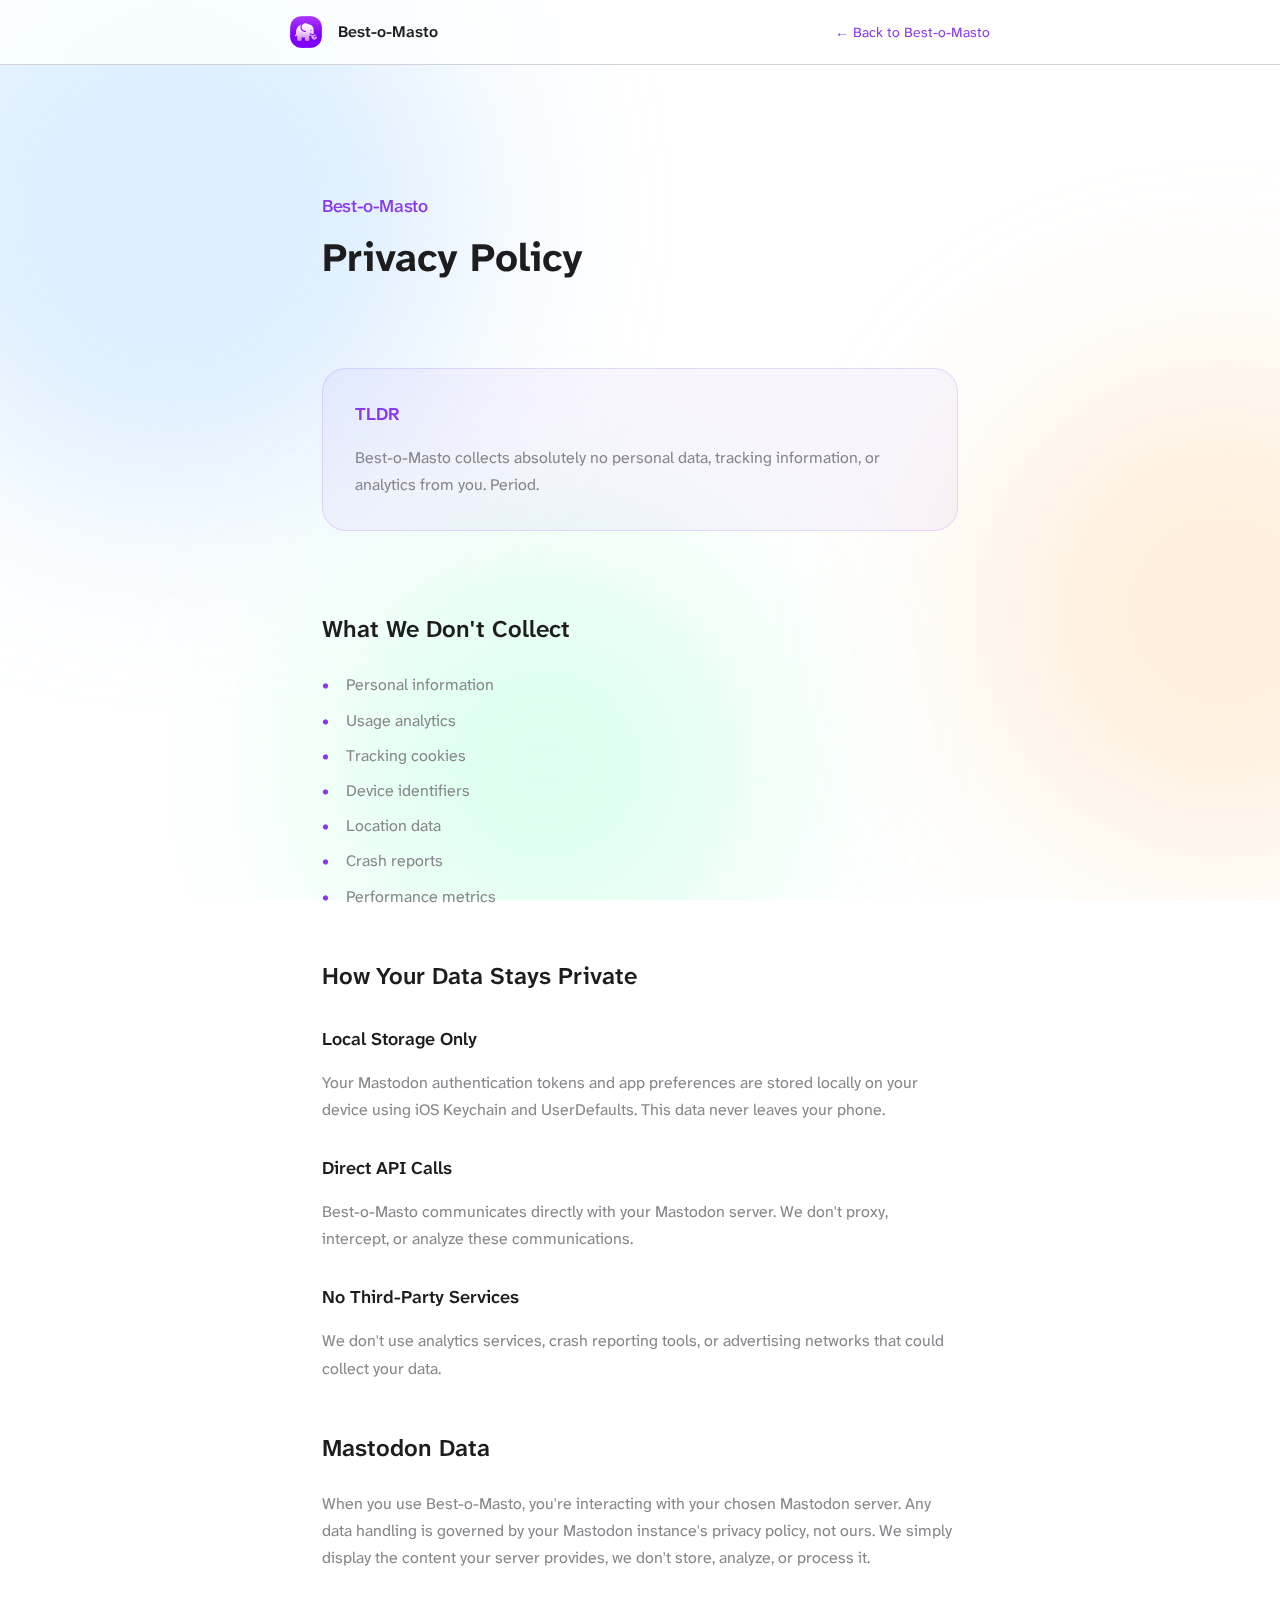
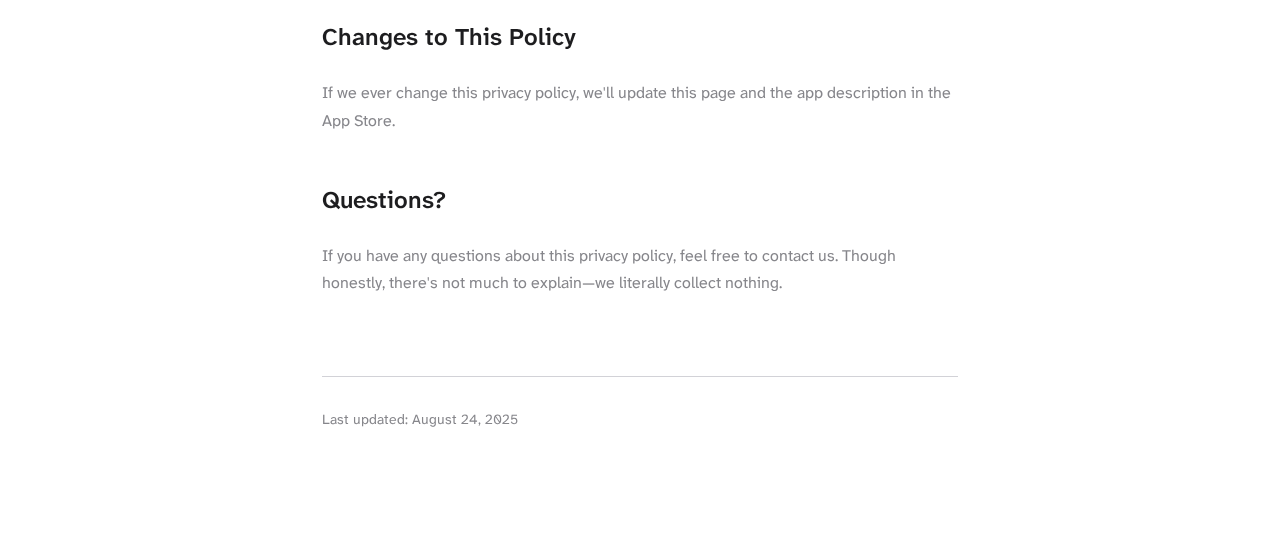
<file: apps/best-o-masto/privacy.html>
<!DOCTYPE html>
<html lang="en">
<head>
    <meta charset="UTF-8">
    <meta name="viewport" content="width=device-width, initial-scale=1.0">
    <meta name="view-transition" content="same-origin">
    <title>Privacy Policy - Best-o-Masto</title>
    <link rel="icon" href="../../images/best-o-masto.png" type="image/png">
    <link rel="preconnect" href="https://fonts.googleapis.com">
    <link rel="preconnect" href="https://fonts.gstatic.com" crossorigin>
    <link href="https://fonts.googleapis.com/css2?family=Atkinson+Hyperlegible+Next:ital,wght@0,400;0,500;0,600;0,700;1,400&display=swap" rel="stylesheet">
    <link rel="stylesheet" href="../../styles.css?v=be9fc7ad">
    <style>
        .privacy-page {
            max-width: 700px;
            margin: 0 auto;
            padding: var(--space-3xl) var(--space-lg);
        }

        .privacy-header {
            margin-bottom: var(--space-2xl);
        }

        .privacy-header h1 {
            font-size: var(--font-size-4xl);
            font-weight: 700;
            color: var(--color-text);
            margin-bottom: var(--space-sm);
        }

        .privacy-header .app-name {
            font-size: var(--font-size-lg);
            color: var(--color-link);
            font-weight: 500;
        }

        .tldr {
            background: rgba(136, 57, 239, 0.05);
            border: 1px solid rgba(136, 57, 239, 0.15);
            border-radius: var(--radius-xl);
            padding: var(--space-lg);
            margin-bottom: var(--space-2xl);
        }

        .tldr h2 {
            font-size: var(--font-size-lg);
            font-weight: 600;
            color: var(--color-link);
            margin-bottom: var(--space-sm);
        }

        .tldr p {
            color: var(--color-text-secondary);
            line-height: 1.7;
        }

        .privacy-section {
            margin-bottom: var(--space-xl);
        }

        .privacy-section h2 {
            font-size: var(--font-size-2xl);
            font-weight: 600;
            color: var(--color-text);
            margin-bottom: var(--space-md);
        }

        .privacy-section h3 {
            font-size: var(--font-size-lg);
            font-weight: 600;
            color: var(--color-text);
            margin-bottom: var(--space-sm);
            margin-top: var(--space-lg);
        }

        .privacy-section p {
            color: var(--color-text-secondary);
            line-height: 1.7;
            margin-bottom: var(--space-md);
        }

        .privacy-section ul {
            list-style: none;
            padding: 0;
            margin-bottom: var(--space-md);
        }

        .privacy-section li {
            color: var(--color-text-secondary);
            line-height: 1.7;
            padding-left: 1.5rem;
            position: relative;
            margin-bottom: var(--space-xs);
        }

        .privacy-section li::before {
            content: "•";
            color: var(--color-link);
            position: absolute;
            left: 0;
        }

        .last-updated {
            color: var(--color-text-secondary);
            font-size: var(--font-size-sm);
            margin-top: var(--space-2xl);
            padding-top: var(--space-lg);
            border-top: 1px solid var(--color-border);
        }

        /* Nav */
        .privacy-nav {
            position: sticky;
            top: 0;
            z-index: 1000;
            padding: var(--space-sm) var(--space-lg);
            background: rgba(255, 255, 255, 0.8);
            backdrop-filter: saturate(180%) blur(20px);
            -webkit-backdrop-filter: saturate(180%) blur(20px);
            border-bottom: 1px solid var(--color-border);
        }

        .privacy-nav-container {
            display: flex;
            justify-content: space-between;
            align-items: center;
            max-width: 700px;
            margin: 0 auto;
        }

        .privacy-nav-brand {
            display: flex;
            align-items: center;
            gap: var(--space-sm);
        }

        .privacy-nav-brand img {
            width: 32px;
            height: 32px;
            border-radius: var(--radius-md);
        }

        .privacy-nav-brand span {
            font-weight: 600;
            color: var(--color-text);
        }

        .back-link {
            font-size: var(--font-size-sm);
            color: var(--color-link);
        }

        .back-link:hover {
            text-decoration: underline;
        }
    </style>
</head>
<body>
    <div class="background-shapes">
        <div class="shape shape-1"></div>
        <div class="shape shape-2"></div>
        <div class="shape shape-3"></div>
    </div>

    <nav class="privacy-nav">
        <div class="privacy-nav-container">
            <a href="./" class="privacy-nav-brand">
                <img src="../../images/best-o-masto.png" alt="Best-o-Masto">
                <span>Best-o-Masto</span>
            </a>
            <a href="./" class="back-link">&larr; Back to Best-o-Masto</a>
        </div>
    </nav>

    <main class="privacy-page">
        <header class="privacy-header">
            <p class="app-name">Best-o-Masto</p>
            <h1>Privacy Policy</h1>
        </header>

        <section class="tldr">
            <h2>TLDR</h2>
            <p>Best-o-Masto collects absolutely no personal data, tracking information, or analytics from you. Period.</p>
        </section>

        <section class="privacy-section">
            <h2>What We Don't Collect</h2>
            <ul>
                <li>Personal information</li>
                <li>Usage analytics</li>
                <li>Tracking cookies</li>
                <li>Device identifiers</li>
                <li>Location data</li>
                <li>Crash reports</li>
                <li>Performance metrics</li>
            </ul>
        </section>

        <section class="privacy-section">
            <h2>How Your Data Stays Private</h2>
            <h3>Local Storage Only</h3>
            <p>Your Mastodon authentication tokens and app preferences are stored locally on your device using iOS Keychain and UserDefaults. This data never leaves your phone.</p>

            <h3>Direct API Calls</h3>
            <p>Best-o-Masto communicates directly with your Mastodon server. We don't proxy, intercept, or analyze these communications.</p>

            <h3>No Third-Party Services</h3>
            <p>We don't use analytics services, crash reporting tools, or advertising networks that could collect your data.</p>
        </section>

        <section class="privacy-section">
            <h2>Mastodon Data</h2>
            <p>When you use Best-o-Masto, you're interacting with your chosen Mastodon server. Any data handling is governed by your Mastodon instance's privacy policy, not ours. We simply display the content your server provides, we don't store, analyze, or process it.</p>
        </section>

        <section class="privacy-section">
            <h2>Changes to This Policy</h2>
            <p>If we ever change this privacy policy, we'll update this page and the app description in the App Store.</p>
        </section>

        <section class="privacy-section">
            <h2>Questions?</h2>
            <p>If you have any questions about this privacy policy, feel free to contact us. Though honestly, there's not much to explain—we literally collect nothing.</p>
        </section>

        <p class="last-updated">Last updated: August 24, 2025</p>
    </main>
</body>
</html>
</file>
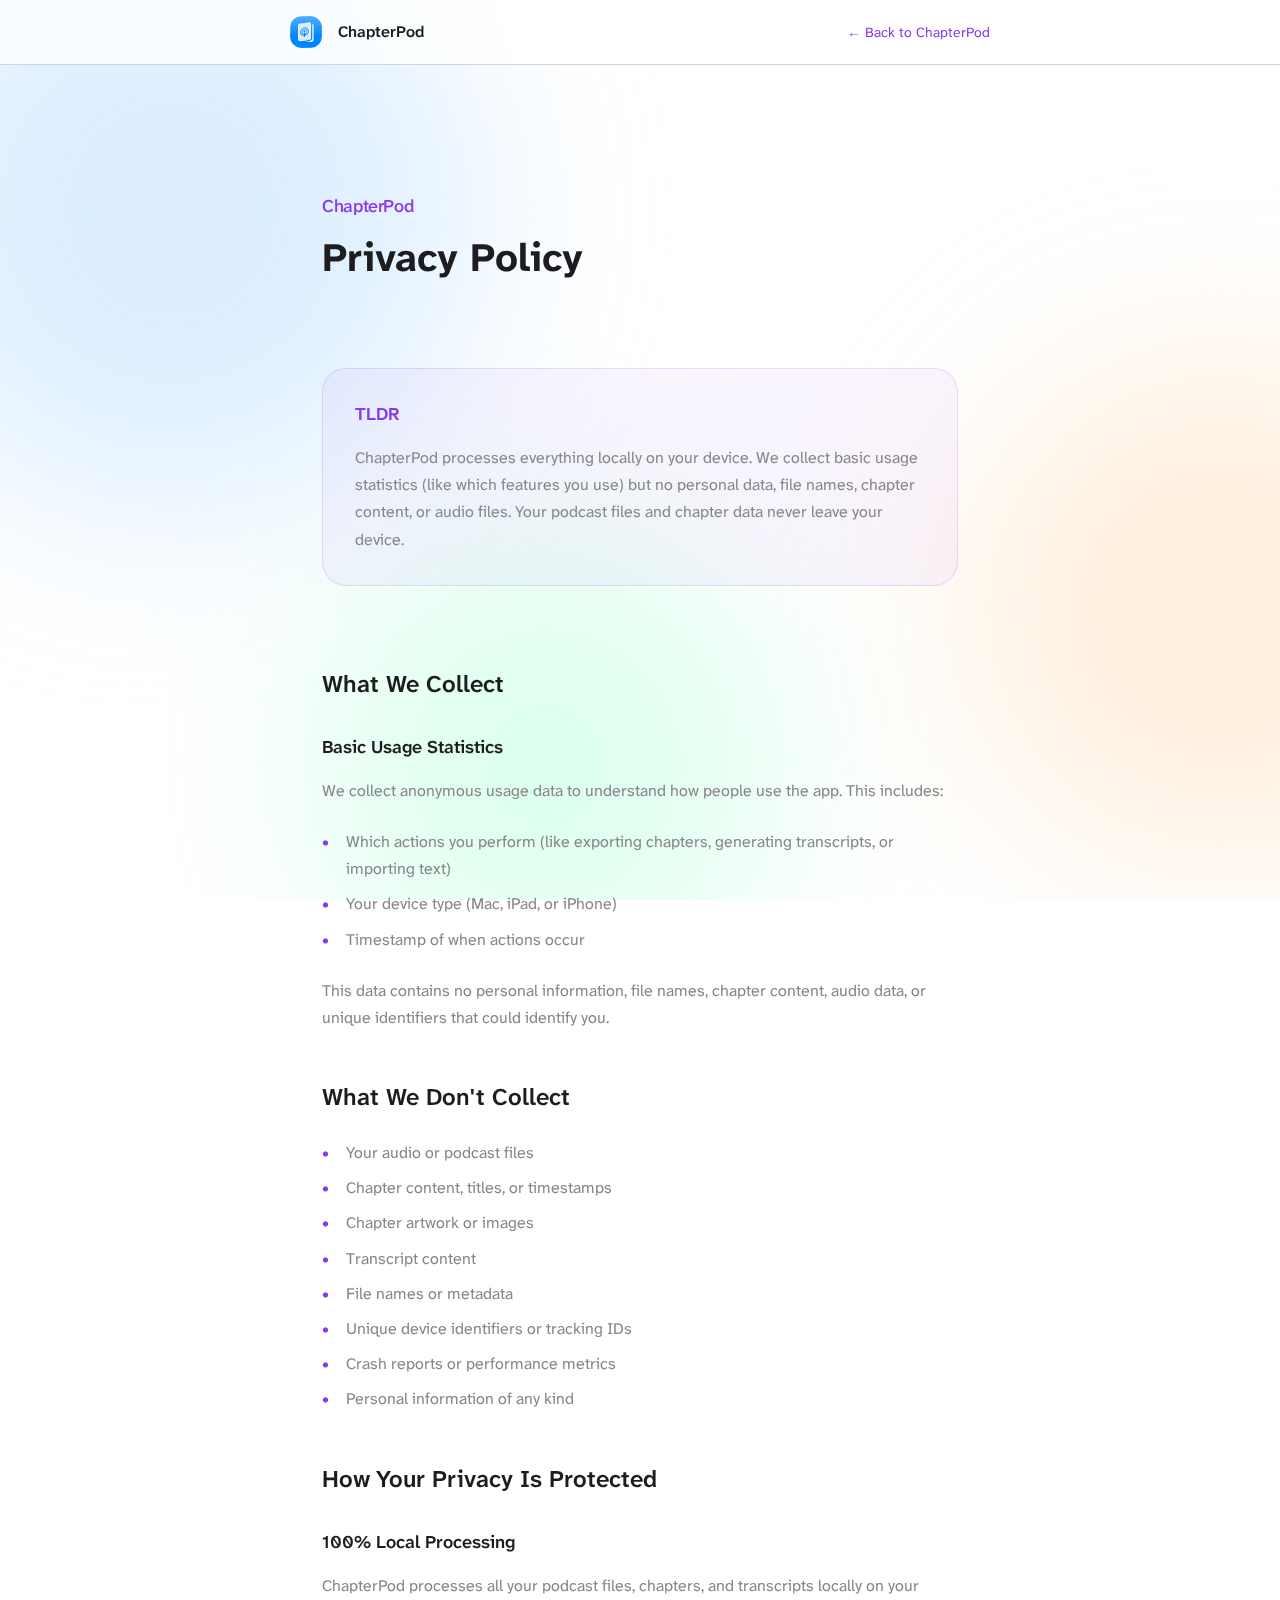
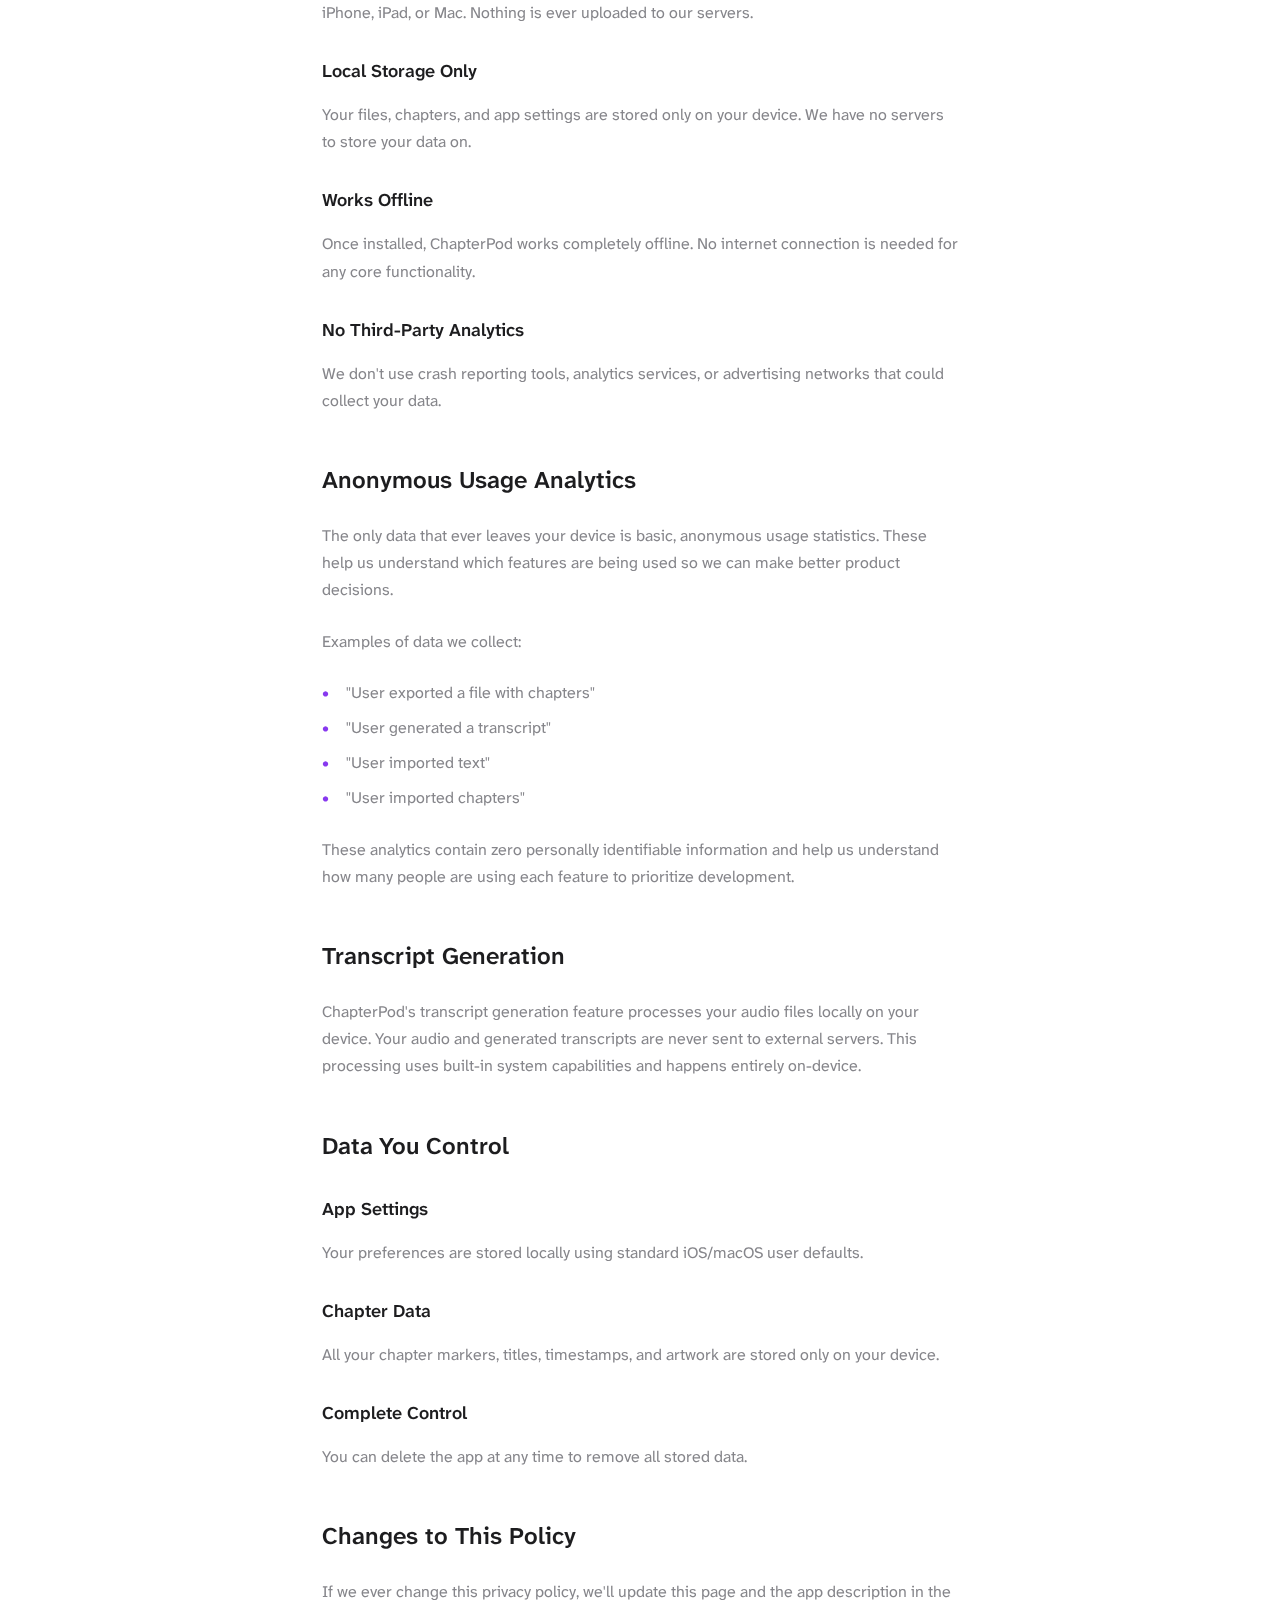
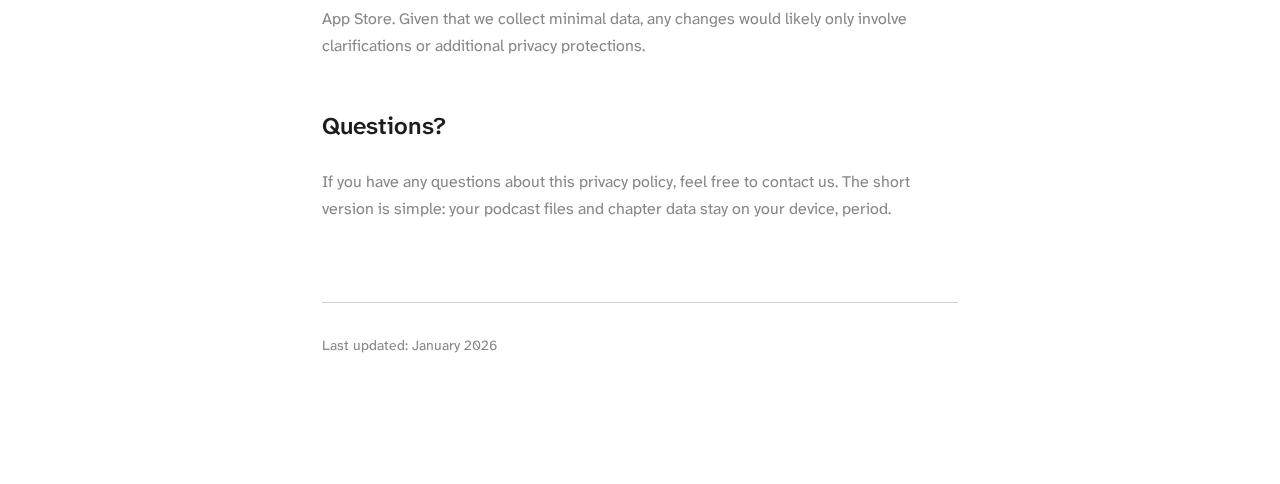
<file: apps/chapterpod/privacy.html>
<!DOCTYPE html>
<html lang="en">
<head>
    <meta charset="UTF-8">
    <meta name="viewport" content="width=device-width, initial-scale=1.0">
    <meta name="view-transition" content="same-origin">
    <title>Privacy Policy - ChapterPod</title>
    <link rel="icon" href="../../images/chapterpod.png" type="image/png">
    <link rel="preconnect" href="https://fonts.googleapis.com">
    <link rel="preconnect" href="https://fonts.gstatic.com" crossorigin>
    <link href="https://fonts.googleapis.com/css2?family=Atkinson+Hyperlegible+Next:ital,wght@0,400;0,500;0,600;0,700;1,400&display=swap" rel="stylesheet">
    <link rel="stylesheet" href="../../styles.css?v=be9fc7ad">
    <style>
        .privacy-page {
            max-width: 700px;
            margin: 0 auto;
            padding: var(--space-3xl) var(--space-lg);
        }

        .privacy-header {
            margin-bottom: var(--space-2xl);
        }

        .privacy-header h1 {
            font-size: var(--font-size-4xl);
            font-weight: 700;
            color: var(--color-text);
            margin-bottom: var(--space-sm);
        }

        .privacy-header .app-name {
            font-size: var(--font-size-lg);
            color: var(--color-link);
            font-weight: 500;
        }

        .tldr {
            background: rgba(136, 57, 239, 0.05);
            border: 1px solid rgba(136, 57, 239, 0.15);
            border-radius: var(--radius-xl);
            padding: var(--space-lg);
            margin-bottom: var(--space-2xl);
        }

        .tldr h2 {
            font-size: var(--font-size-lg);
            font-weight: 600;
            color: var(--color-link);
            margin-bottom: var(--space-sm);
        }

        .tldr p {
            color: var(--color-text-secondary);
            line-height: 1.7;
        }

        .privacy-section {
            margin-bottom: var(--space-xl);
        }

        .privacy-section h2 {
            font-size: var(--font-size-2xl);
            font-weight: 600;
            color: var(--color-text);
            margin-bottom: var(--space-md);
        }

        .privacy-section h3 {
            font-size: var(--font-size-lg);
            font-weight: 600;
            color: var(--color-text);
            margin-bottom: var(--space-sm);
            margin-top: var(--space-lg);
        }

        .privacy-section p {
            color: var(--color-text-secondary);
            line-height: 1.7;
            margin-bottom: var(--space-md);
        }

        .privacy-section ul {
            list-style: none;
            padding: 0;
            margin-bottom: var(--space-md);
        }

        .privacy-section li {
            color: var(--color-text-secondary);
            line-height: 1.7;
            padding-left: 1.5rem;
            position: relative;
            margin-bottom: var(--space-xs);
        }

        .privacy-section li::before {
            content: "•";
            color: var(--color-link);
            position: absolute;
            left: 0;
        }

        .last-updated {
            color: var(--color-text-secondary);
            font-size: var(--font-size-sm);
            margin-top: var(--space-2xl);
            padding-top: var(--space-lg);
            border-top: 1px solid var(--color-border);
        }

        /* Nav */
        .privacy-nav {
            position: sticky;
            top: 0;
            z-index: 1000;
            padding: var(--space-sm) var(--space-lg);
            background: rgba(255, 255, 255, 0.8);
            backdrop-filter: saturate(180%) blur(20px);
            -webkit-backdrop-filter: saturate(180%) blur(20px);
            border-bottom: 1px solid var(--color-border);
        }

        .privacy-nav-container {
            display: flex;
            justify-content: space-between;
            align-items: center;
            max-width: 700px;
            margin: 0 auto;
        }

        .privacy-nav-brand {
            display: flex;
            align-items: center;
            gap: var(--space-sm);
        }

        .privacy-nav-brand img {
            width: 32px;
            height: 32px;
            border-radius: var(--radius-md);
        }

        .privacy-nav-brand span {
            font-weight: 600;
            color: var(--color-text);
        }

        .back-link {
            font-size: var(--font-size-sm);
            color: var(--color-link);
        }

        .back-link:hover {
            text-decoration: underline;
        }
    </style>
</head>
<body>
    <div class="background-shapes">
        <div class="shape shape-1"></div>
        <div class="shape shape-2"></div>
        <div class="shape shape-3"></div>
    </div>

    <nav class="privacy-nav">
        <div class="privacy-nav-container">
            <a href="./" class="privacy-nav-brand">
                <img src="../../images/chapterpod.png" alt="ChapterPod">
                <span>ChapterPod</span>
            </a>
            <a href="./" class="back-link">&larr; Back to ChapterPod</a>
        </div>
    </nav>

    <main class="privacy-page">
        <header class="privacy-header">
            <p class="app-name">ChapterPod</p>
            <h1>Privacy Policy</h1>
        </header>

        <section class="tldr">
            <h2>TLDR</h2>
            <p>ChapterPod processes everything locally on your device. We collect basic usage statistics (like which features you use) but no personal data, file names, chapter content, or audio files. Your podcast files and chapter data never leave your device.</p>
        </section>

        <section class="privacy-section">
            <h2>What We Collect</h2>
            <h3>Basic Usage Statistics</h3>
            <p>We collect anonymous usage data to understand how people use the app. This includes:</p>
            <ul>
                <li>Which actions you perform (like exporting chapters, generating transcripts, or importing text)</li>
                <li>Your device type (Mac, iPad, or iPhone)</li>
                <li>Timestamp of when actions occur</li>
            </ul>
            <p>This data contains no personal information, file names, chapter content, audio data, or unique identifiers that could identify you.</p>
        </section>

        <section class="privacy-section">
            <h2>What We Don't Collect</h2>
            <ul>
                <li>Your audio or podcast files</li>
                <li>Chapter content, titles, or timestamps</li>
                <li>Chapter artwork or images</li>
                <li>Transcript content</li>
                <li>File names or metadata</li>
                <li>Unique device identifiers or tracking IDs</li>
                <li>Crash reports or performance metrics</li>
                <li>Personal information of any kind</li>
            </ul>
        </section>

        <section class="privacy-section">
            <h2>How Your Privacy Is Protected</h2>
            <h3>100% Local Processing</h3>
            <p>ChapterPod processes all your podcast files, chapters, and transcripts locally on your iPhone, iPad, or Mac. Nothing is ever uploaded to our servers.</p>

            <h3>Local Storage Only</h3>
            <p>Your files, chapters, and app settings are stored only on your device. We have no servers to store your data on.</p>

            <h3>Works Offline</h3>
            <p>Once installed, ChapterPod works completely offline. No internet connection is needed for any core functionality.</p>

            <h3>No Third-Party Analytics</h3>
            <p>We don't use crash reporting tools, analytics services, or advertising networks that could collect your data.</p>
        </section>

        <section class="privacy-section">
            <h2>Anonymous Usage Analytics</h2>
            <p>The only data that ever leaves your device is basic, anonymous usage statistics. These help us understand which features are being used so we can make better product decisions.</p>
            <p>Examples of data we collect:</p>
            <ul>
                <li>"User exported a file with chapters"</li>
                <li>"User generated a transcript"</li>
                <li>"User imported text"</li>
                <li>"User imported chapters"</li>
            </ul>
            <p>These analytics contain zero personally identifiable information and help us understand how many people are using each feature to prioritize development.</p>
        </section>

        <section class="privacy-section">
            <h2>Transcript Generation</h2>
            <p>ChapterPod's transcript generation feature processes your audio files locally on your device. Your audio and generated transcripts are never sent to external servers. This processing uses built-in system capabilities and happens entirely on-device.</p>
        </section>

        <section class="privacy-section">
            <h2>Data You Control</h2>
            <h3>App Settings</h3>
            <p>Your preferences are stored locally using standard iOS/macOS user defaults.</p>

            <h3>Chapter Data</h3>
            <p>All your chapter markers, titles, timestamps, and artwork are stored only on your device.</p>

            <h3>Complete Control</h3>
            <p>You can delete the app at any time to remove all stored data.</p>
        </section>

        <section class="privacy-section">
            <h2>Changes to This Policy</h2>
            <p>If we ever change this privacy policy, we'll update this page and the app description in the App Store. Given that we collect minimal data, any changes would likely only involve clarifications or additional privacy protections.</p>
        </section>

        <section class="privacy-section">
            <h2>Questions?</h2>
            <p>If you have any questions about this privacy policy, feel free to contact us. The short version is simple: your podcast files and chapter data stay on your device, period.</p>
        </section>

        <p class="last-updated">Last updated: January 2026</p>
    </main>
</body>
</html>
</file>
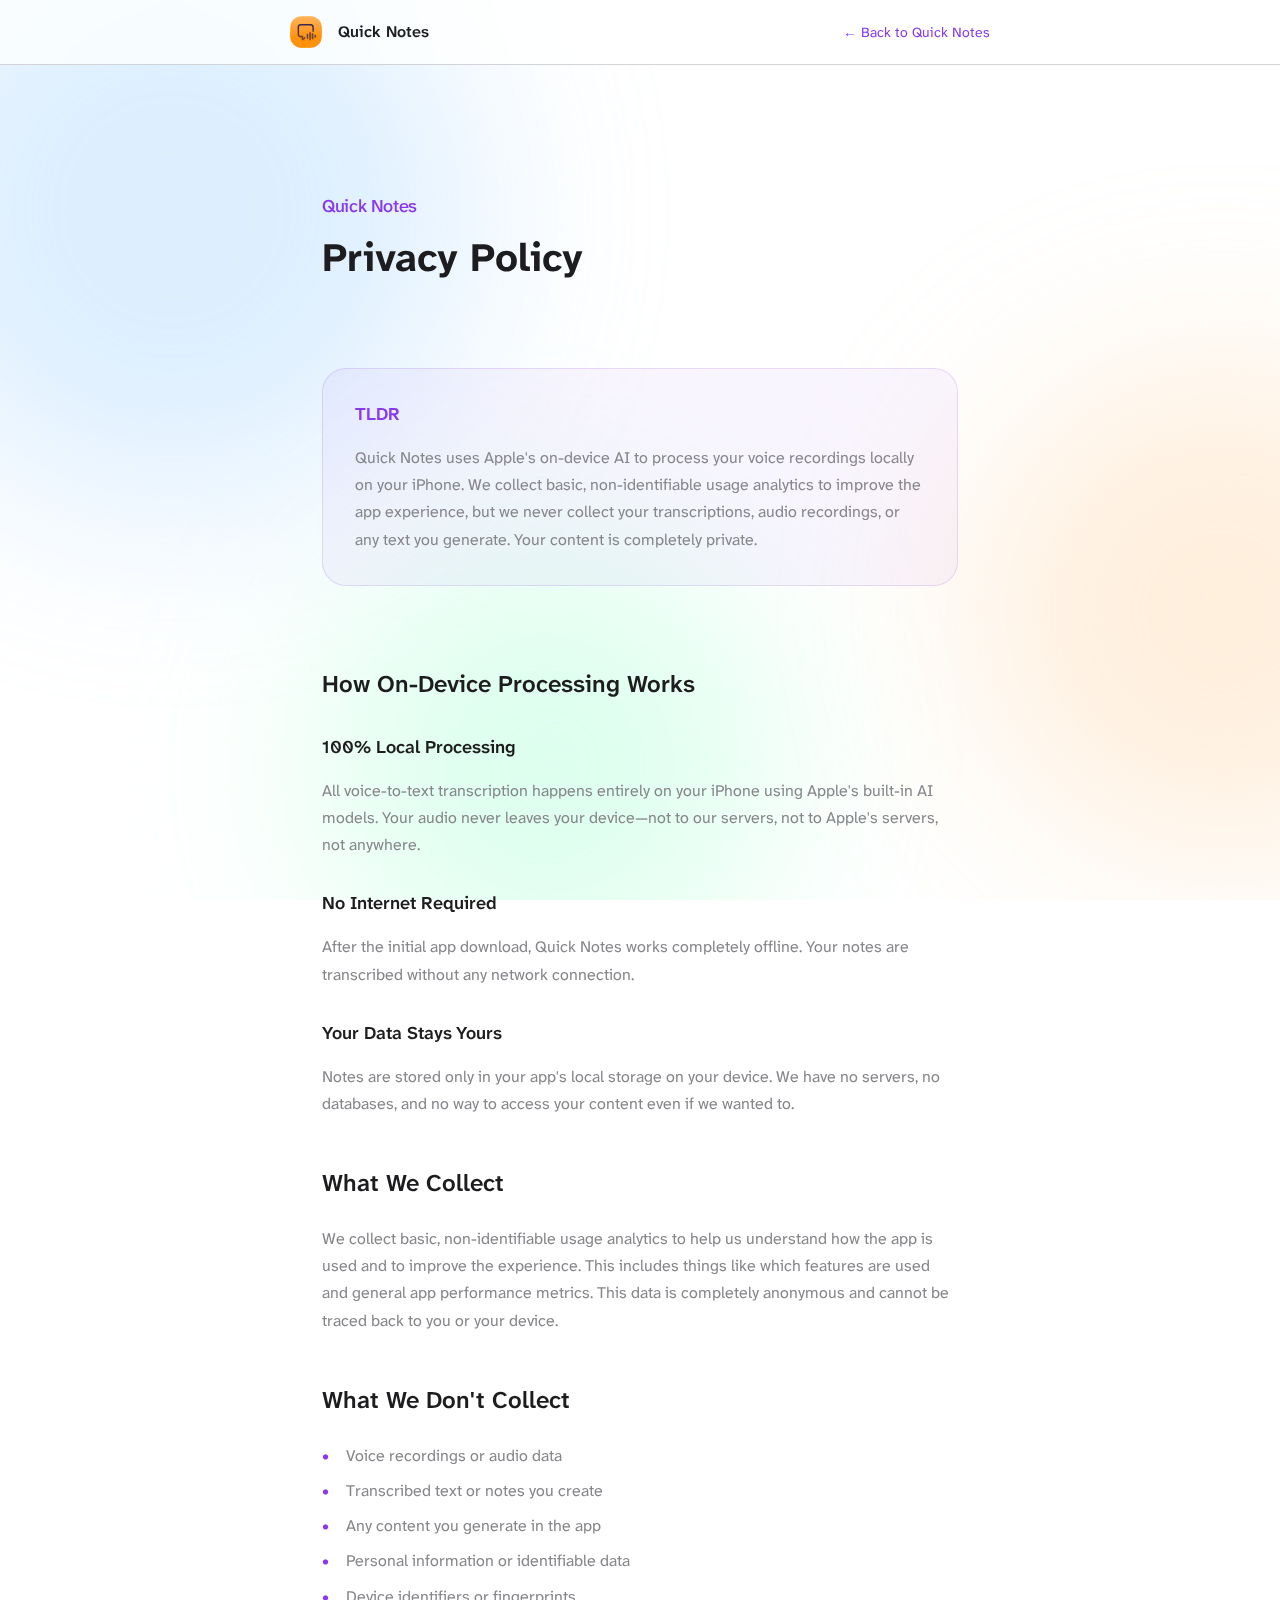
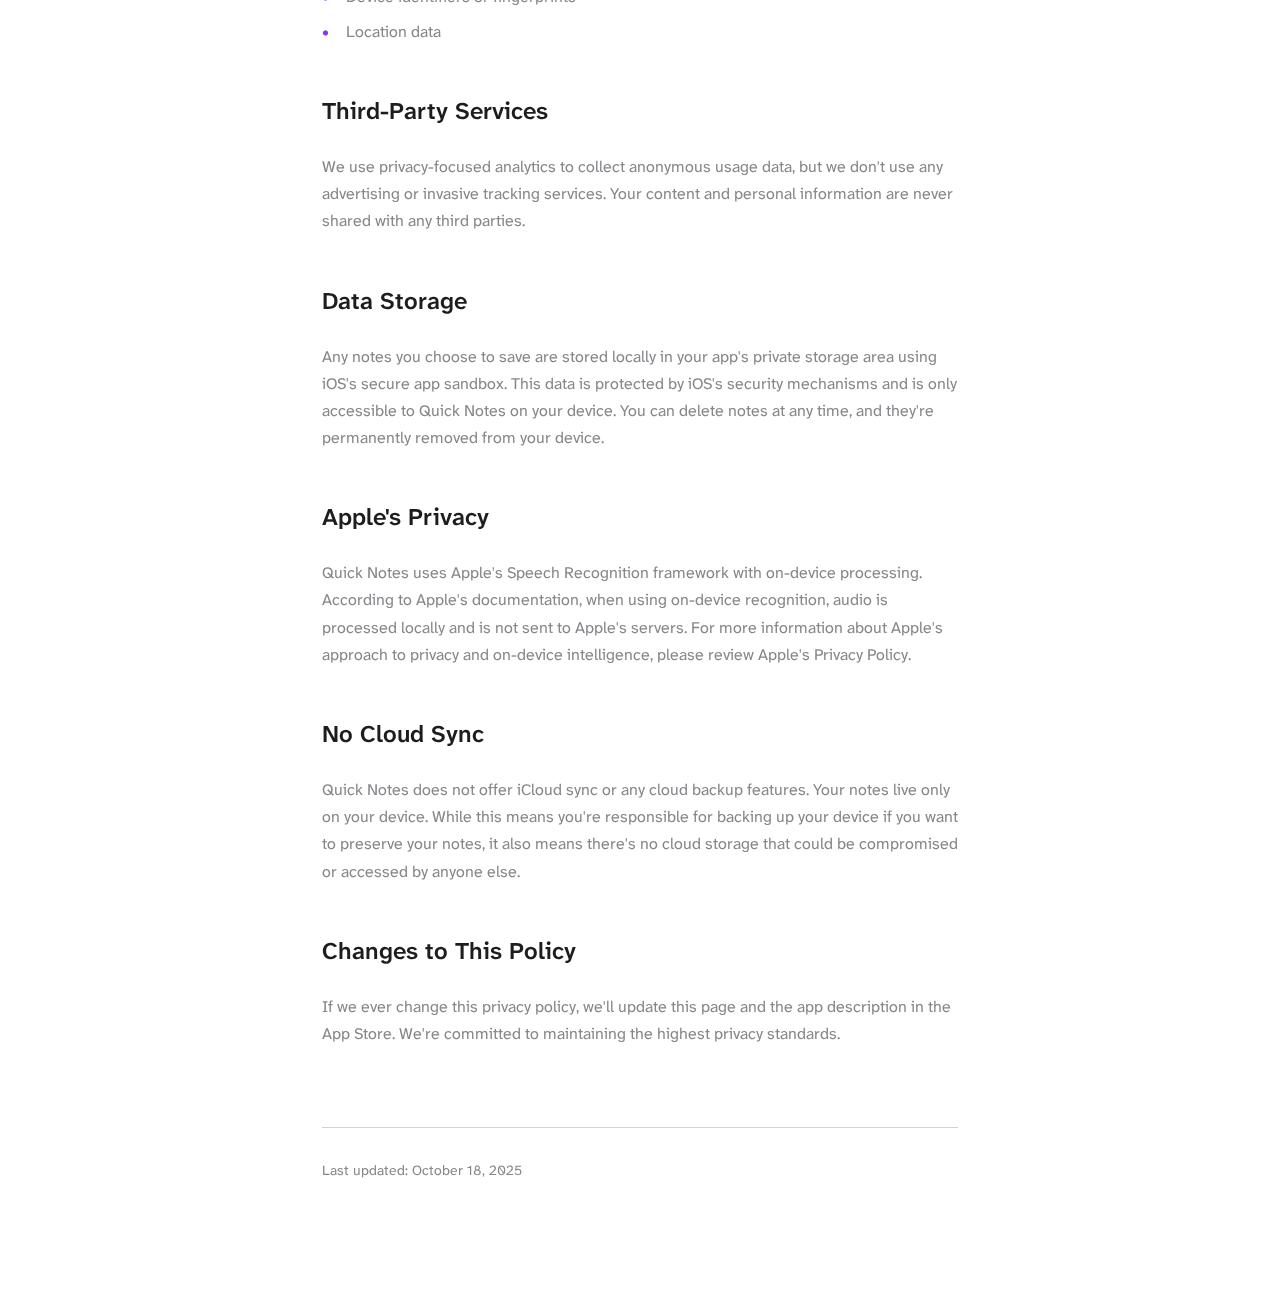
<file: apps/quick-notes/privacy.html>
<!DOCTYPE html>
<html lang="en">
<head>
    <meta charset="UTF-8">
    <meta name="viewport" content="width=device-width, initial-scale=1.0">
    <meta name="view-transition" content="same-origin">
    <title>Privacy Policy - Quick Notes</title>
    <link rel="icon" href="../../images/quick notes.png" type="image/png">
    <link rel="preconnect" href="https://fonts.googleapis.com">
    <link rel="preconnect" href="https://fonts.gstatic.com" crossorigin>
    <link href="https://fonts.googleapis.com/css2?family=Atkinson+Hyperlegible+Next:ital,wght@0,400;0,500;0,600;0,700;1,400&display=swap" rel="stylesheet">
    <link rel="stylesheet" href="../../styles.css?v=be9fc7ad">
    <style>
        .privacy-page {
            max-width: 700px;
            margin: 0 auto;
            padding: var(--space-3xl) var(--space-lg);
        }

        .privacy-header {
            margin-bottom: var(--space-2xl);
        }

        .privacy-header h1 {
            font-size: var(--font-size-4xl);
            font-weight: 700;
            color: var(--color-text);
            margin-bottom: var(--space-sm);
        }

        .privacy-header .app-name {
            font-size: var(--font-size-lg);
            color: var(--color-link);
            font-weight: 500;
        }

        .tldr {
            background: rgba(136, 57, 239, 0.05);
            border: 1px solid rgba(136, 57, 239, 0.15);
            border-radius: var(--radius-xl);
            padding: var(--space-lg);
            margin-bottom: var(--space-2xl);
        }

        .tldr h2 {
            font-size: var(--font-size-lg);
            font-weight: 600;
            color: var(--color-link);
            margin-bottom: var(--space-sm);
        }

        .tldr p {
            color: var(--color-text-secondary);
            line-height: 1.7;
        }

        .privacy-section {
            margin-bottom: var(--space-xl);
        }

        .privacy-section h2 {
            font-size: var(--font-size-2xl);
            font-weight: 600;
            color: var(--color-text);
            margin-bottom: var(--space-md);
        }

        .privacy-section h3 {
            font-size: var(--font-size-lg);
            font-weight: 600;
            color: var(--color-text);
            margin-bottom: var(--space-sm);
            margin-top: var(--space-lg);
        }

        .privacy-section p {
            color: var(--color-text-secondary);
            line-height: 1.7;
            margin-bottom: var(--space-md);
        }

        .privacy-section ul {
            list-style: none;
            padding: 0;
            margin-bottom: var(--space-md);
        }

        .privacy-section li {
            color: var(--color-text-secondary);
            line-height: 1.7;
            padding-left: 1.5rem;
            position: relative;
            margin-bottom: var(--space-xs);
        }

        .privacy-section li::before {
            content: "•";
            color: var(--color-link);
            position: absolute;
            left: 0;
        }

        .last-updated {
            color: var(--color-text-secondary);
            font-size: var(--font-size-sm);
            margin-top: var(--space-2xl);
            padding-top: var(--space-lg);
            border-top: 1px solid var(--color-border);
        }

        /* Nav */
        .privacy-nav {
            position: sticky;
            top: 0;
            z-index: 1000;
            padding: var(--space-sm) var(--space-lg);
            background: rgba(255, 255, 255, 0.8);
            backdrop-filter: saturate(180%) blur(20px);
            -webkit-backdrop-filter: saturate(180%) blur(20px);
            border-bottom: 1px solid var(--color-border);
        }

        .privacy-nav-container {
            display: flex;
            justify-content: space-between;
            align-items: center;
            max-width: 700px;
            margin: 0 auto;
        }

        .privacy-nav-brand {
            display: flex;
            align-items: center;
            gap: var(--space-sm);
        }

        .privacy-nav-brand img {
            width: 32px;
            height: 32px;
            border-radius: var(--radius-md);
        }

        .privacy-nav-brand span {
            font-weight: 600;
            color: var(--color-text);
        }

        .back-link {
            font-size: var(--font-size-sm);
            color: var(--color-link);
        }

        .back-link:hover {
            text-decoration: underline;
        }
    </style>
</head>
<body>
    <div class="background-shapes">
        <div class="shape shape-1"></div>
        <div class="shape shape-2"></div>
        <div class="shape shape-3"></div>
    </div>

    <nav class="privacy-nav">
        <div class="privacy-nav-container">
            <a href="./" class="privacy-nav-brand">
                <img src="../../images/quick notes.png" alt="Quick Notes">
                <span>Quick Notes</span>
            </a>
            <a href="./" class="back-link">&larr; Back to Quick Notes</a>
        </div>
    </nav>

    <main class="privacy-page">
        <header class="privacy-header">
            <p class="app-name">Quick Notes</p>
            <h1>Privacy Policy</h1>
        </header>

        <section class="tldr">
            <h2>TLDR</h2>
            <p>Quick Notes uses Apple's on-device AI to process your voice recordings locally on your iPhone. We collect basic, non-identifiable usage analytics to improve the app experience, but we never collect your transcriptions, audio recordings, or any text you generate. Your content is completely private.</p>
        </section>

        <section class="privacy-section">
            <h2>How On-Device Processing Works</h2>
            <h3>100% Local Processing</h3>
            <p>All voice-to-text transcription happens entirely on your iPhone using Apple's built-in AI models. Your audio never leaves your device—not to our servers, not to Apple's servers, not anywhere.</p>

            <h3>No Internet Required</h3>
            <p>After the initial app download, Quick Notes works completely offline. Your notes are transcribed without any network connection.</p>

            <h3>Your Data Stays Yours</h3>
            <p>Notes are stored only in your app's local storage on your device. We have no servers, no databases, and no way to access your content even if we wanted to.</p>
        </section>

        <section class="privacy-section">
            <h2>What We Collect</h2>
            <p>We collect basic, non-identifiable usage analytics to help us understand how the app is used and to improve the experience. This includes things like which features are used and general app performance metrics. This data is completely anonymous and cannot be traced back to you or your device.</p>
        </section>

        <section class="privacy-section">
            <h2>What We Don't Collect</h2>
            <ul>
                <li>Voice recordings or audio data</li>
                <li>Transcribed text or notes you create</li>
                <li>Any content you generate in the app</li>
                <li>Personal information or identifiable data</li>
                <li>Device identifiers or fingerprints</li>
                <li>Location data</li>
            </ul>
        </section>

        <section class="privacy-section">
            <h2>Third-Party Services</h2>
            <p>We use privacy-focused analytics to collect anonymous usage data, but we don't use any advertising or invasive tracking services. Your content and personal information are never shared with any third parties.</p>
        </section>

        <section class="privacy-section">
            <h2>Data Storage</h2>
            <p>Any notes you choose to save are stored locally in your app's private storage area using iOS's secure app sandbox. This data is protected by iOS's security mechanisms and is only accessible to Quick Notes on your device. You can delete notes at any time, and they're permanently removed from your device.</p>
        </section>

        <section class="privacy-section">
            <h2>Apple's Privacy</h2>
            <p>Quick Notes uses Apple's Speech Recognition framework with on-device processing. According to Apple's documentation, when using on-device recognition, audio is processed locally and is not sent to Apple's servers. For more information about Apple's approach to privacy and on-device intelligence, please review Apple's Privacy Policy.</p>
        </section>

        <section class="privacy-section">
            <h2>No Cloud Sync</h2>
            <p>Quick Notes does not offer iCloud sync or any cloud backup features. Your notes live only on your device. While this means you're responsible for backing up your device if you want to preserve your notes, it also means there's no cloud storage that could be compromised or accessed by anyone else.</p>
        </section>

        <section class="privacy-section">
            <h2>Changes to This Policy</h2>
            <p>If we ever change this privacy policy, we'll update this page and the app description in the App Store. We're committed to maintaining the highest privacy standards.</p>
        </section>

        <p class="last-updated">Last updated: October 18, 2025</p>
    </main>
</body>
</html>
</file>
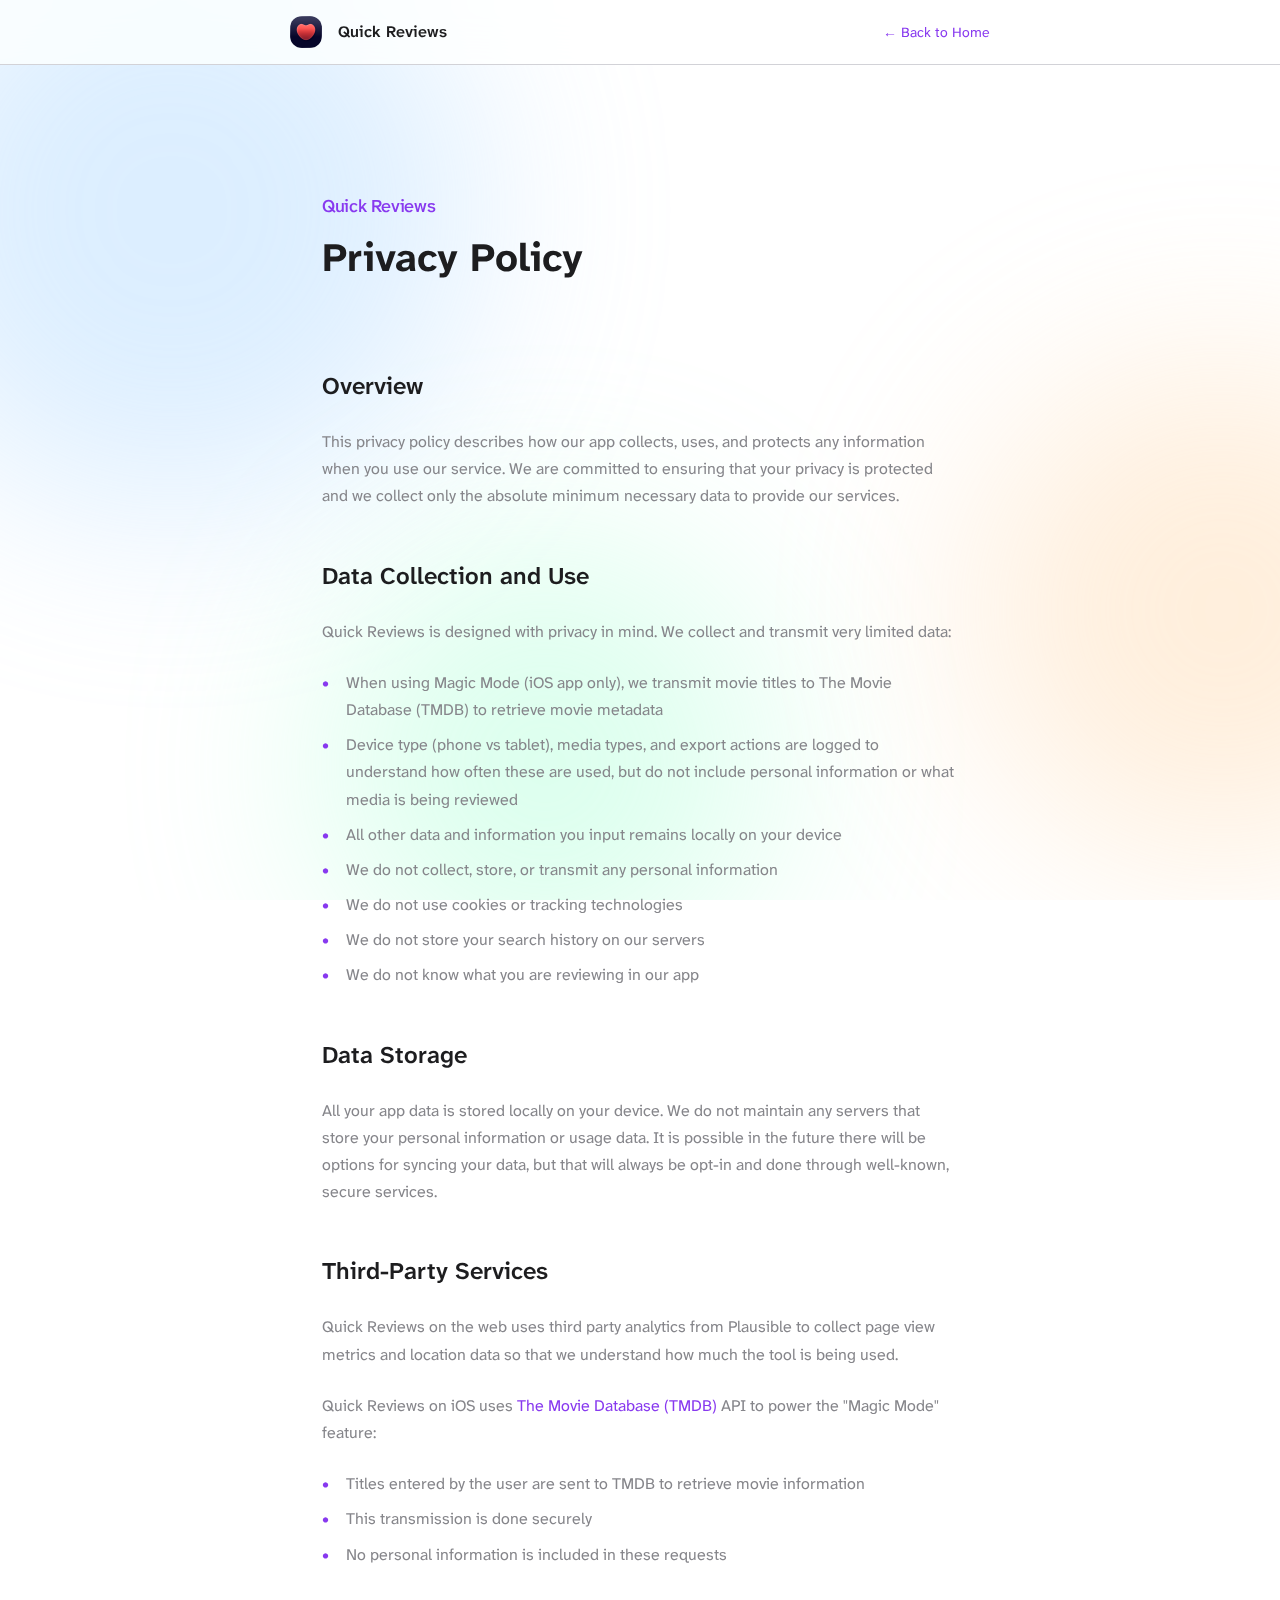
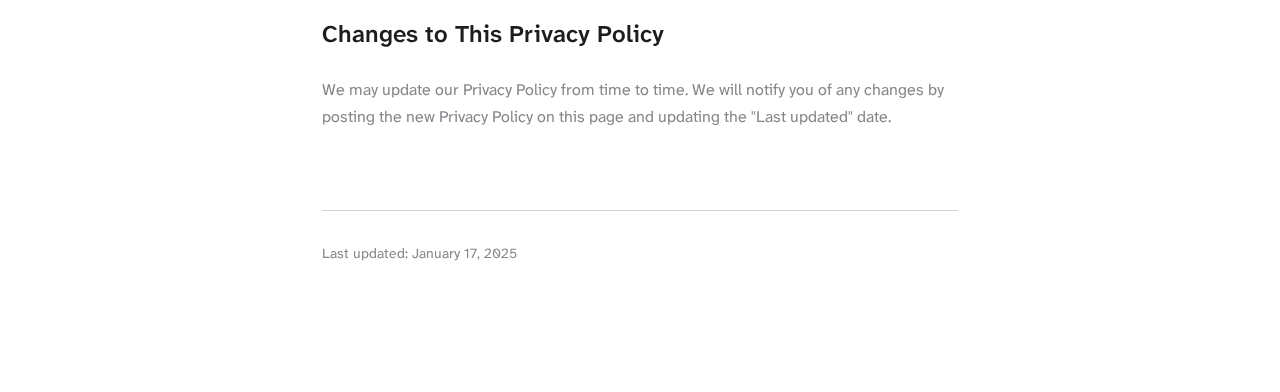
<file: apps/quick-reviews/privacy.html>
<!DOCTYPE html>
<html lang="en">
<head>
    <meta charset="UTF-8">
    <meta name="viewport" content="width=device-width, initial-scale=1.0">
    <meta name="view-transition" content="same-origin">
    <title>Privacy Policy - Quick Reviews</title>
    <link rel="icon" href="../../images/quick-reviews.png" type="image/png">
    <link rel="preconnect" href="https://fonts.googleapis.com">
    <link rel="preconnect" href="https://fonts.gstatic.com" crossorigin>
    <link href="https://fonts.googleapis.com/css2?family=Atkinson+Hyperlegible+Next:ital,wght@0,400;0,500;0,600;0,700;1,400&display=swap" rel="stylesheet">
    <link rel="stylesheet" href="../../styles.css?v=be9fc7ad">
    <style>
        .privacy-page {
            max-width: 700px;
            margin: 0 auto;
            padding: var(--space-3xl) var(--space-lg);
        }

        .privacy-header {
            margin-bottom: var(--space-2xl);
        }

        .privacy-header h1 {
            font-size: var(--font-size-4xl);
            font-weight: 700;
            color: var(--color-text);
            margin-bottom: var(--space-sm);
        }

        .privacy-header .app-name {
            font-size: var(--font-size-lg);
            color: var(--color-link);
            font-weight: 500;
        }

        .privacy-section {
            margin-bottom: var(--space-xl);
        }

        .privacy-section h2 {
            font-size: var(--font-size-2xl);
            font-weight: 600;
            color: var(--color-text);
            margin-bottom: var(--space-md);
        }

        .privacy-section p {
            color: var(--color-text-secondary);
            line-height: 1.7;
            margin-bottom: var(--space-md);
        }

        .privacy-section ul {
            list-style: none;
            padding: 0;
            margin-bottom: var(--space-md);
        }

        .privacy-section li {
            color: var(--color-text-secondary);
            line-height: 1.7;
            padding-left: 1.5rem;
            position: relative;
            margin-bottom: var(--space-xs);
        }

        .privacy-section li::before {
            content: "•";
            color: var(--color-link);
            position: absolute;
            left: 0;
        }

        .privacy-section a {
            color: var(--color-link);
        }

        .privacy-section a:hover {
            text-decoration: underline;
        }

        .last-updated {
            color: var(--color-text-secondary);
            font-size: var(--font-size-sm);
            margin-top: var(--space-2xl);
            padding-top: var(--space-lg);
            border-top: 1px solid var(--color-border);
        }

        /* Nav */
        .privacy-nav {
            position: sticky;
            top: 0;
            z-index: 1000;
            padding: var(--space-sm) var(--space-lg);
            background: rgba(255, 255, 255, 0.8);
            backdrop-filter: saturate(180%) blur(20px);
            -webkit-backdrop-filter: saturate(180%) blur(20px);
            border-bottom: 1px solid var(--color-border);
        }

        .privacy-nav-container {
            display: flex;
            justify-content: space-between;
            align-items: center;
            max-width: 700px;
            margin: 0 auto;
        }

        .privacy-nav-brand {
            display: flex;
            align-items: center;
            gap: var(--space-sm);
        }

        .privacy-nav-brand img {
            width: 32px;
            height: 32px;
            border-radius: var(--radius-md);
        }

        .privacy-nav-brand span {
            font-weight: 600;
            color: var(--color-text);
        }

        .back-link {
            font-size: var(--font-size-sm);
            color: var(--color-link);
        }

        .back-link:hover {
            text-decoration: underline;
        }
    </style>
</head>
<body>
    <div class="background-shapes">
        <div class="shape shape-1"></div>
        <div class="shape shape-2"></div>
        <div class="shape shape-3"></div>
    </div>

    <nav class="privacy-nav">
        <div class="privacy-nav-container">
            <a href="../../" class="privacy-nav-brand">
                <img src="../../images/quick-reviews.png" alt="Quick Reviews">
                <span>Quick Reviews</span>
            </a>
            <a href="../../" class="back-link">&larr; Back to Home</a>
        </div>
    </nav>

    <main class="privacy-page">
        <header class="privacy-header">
            <p class="app-name">Quick Reviews</p>
            <h1>Privacy Policy</h1>
        </header>

        <section class="privacy-section">
            <h2>Overview</h2>
            <p>This privacy policy describes how our app collects, uses, and protects any information when you use our service. We are committed to ensuring that your privacy is protected and we collect only the absolute minimum necessary data to provide our services.</p>
        </section>

        <section class="privacy-section">
            <h2>Data Collection and Use</h2>
            <p>Quick Reviews is designed with privacy in mind. We collect and transmit very limited data:</p>
            <ul>
                <li>When using Magic Mode (iOS app only), we transmit movie titles to The Movie Database (TMDB) to retrieve movie metadata</li>
                <li>Device type (phone vs tablet), media types, and export actions are logged to understand how often these are used, but do not include personal information or what media is being reviewed</li>
                <li>All other data and information you input remains locally on your device</li>
                <li>We do not collect, store, or transmit any personal information</li>
                <li>We do not use cookies or tracking technologies</li>
                <li>We do not store your search history on our servers</li>
                <li>We do not know what you are reviewing in our app</li>
            </ul>
        </section>

        <section class="privacy-section">
            <h2>Data Storage</h2>
            <p>All your app data is stored locally on your device. We do not maintain any servers that store your personal information or usage data. It is possible in the future there will be options for syncing your data, but that will always be opt-in and done through well-known, secure services.</p>
        </section>

        <section class="privacy-section">
            <h2>Third-Party Services</h2>
            <p>Quick Reviews on the web uses third party analytics from Plausible to collect page view metrics and location data so that we understand how much the tool is being used.</p>
            <p>Quick Reviews on iOS uses <a href="https://www.themoviedb.org">The Movie Database (TMDB)</a> API to power the "Magic Mode" feature:</p>
            <ul>
                <li>Titles entered by the user are sent to TMDB to retrieve movie information</li>
                <li>This transmission is done securely</li>
                <li>No personal information is included in these requests</li>
            </ul>
        </section>

        <section class="privacy-section">
            <h2>Changes to This Privacy Policy</h2>
            <p>We may update our Privacy Policy from time to time. We will notify you of any changes by posting the new Privacy Policy on this page and updating the "Last updated" date.</p>
        </section>

        <p class="last-updated">Last updated: January 17, 2025</p>
    </main>
</body>
</html>
</file>
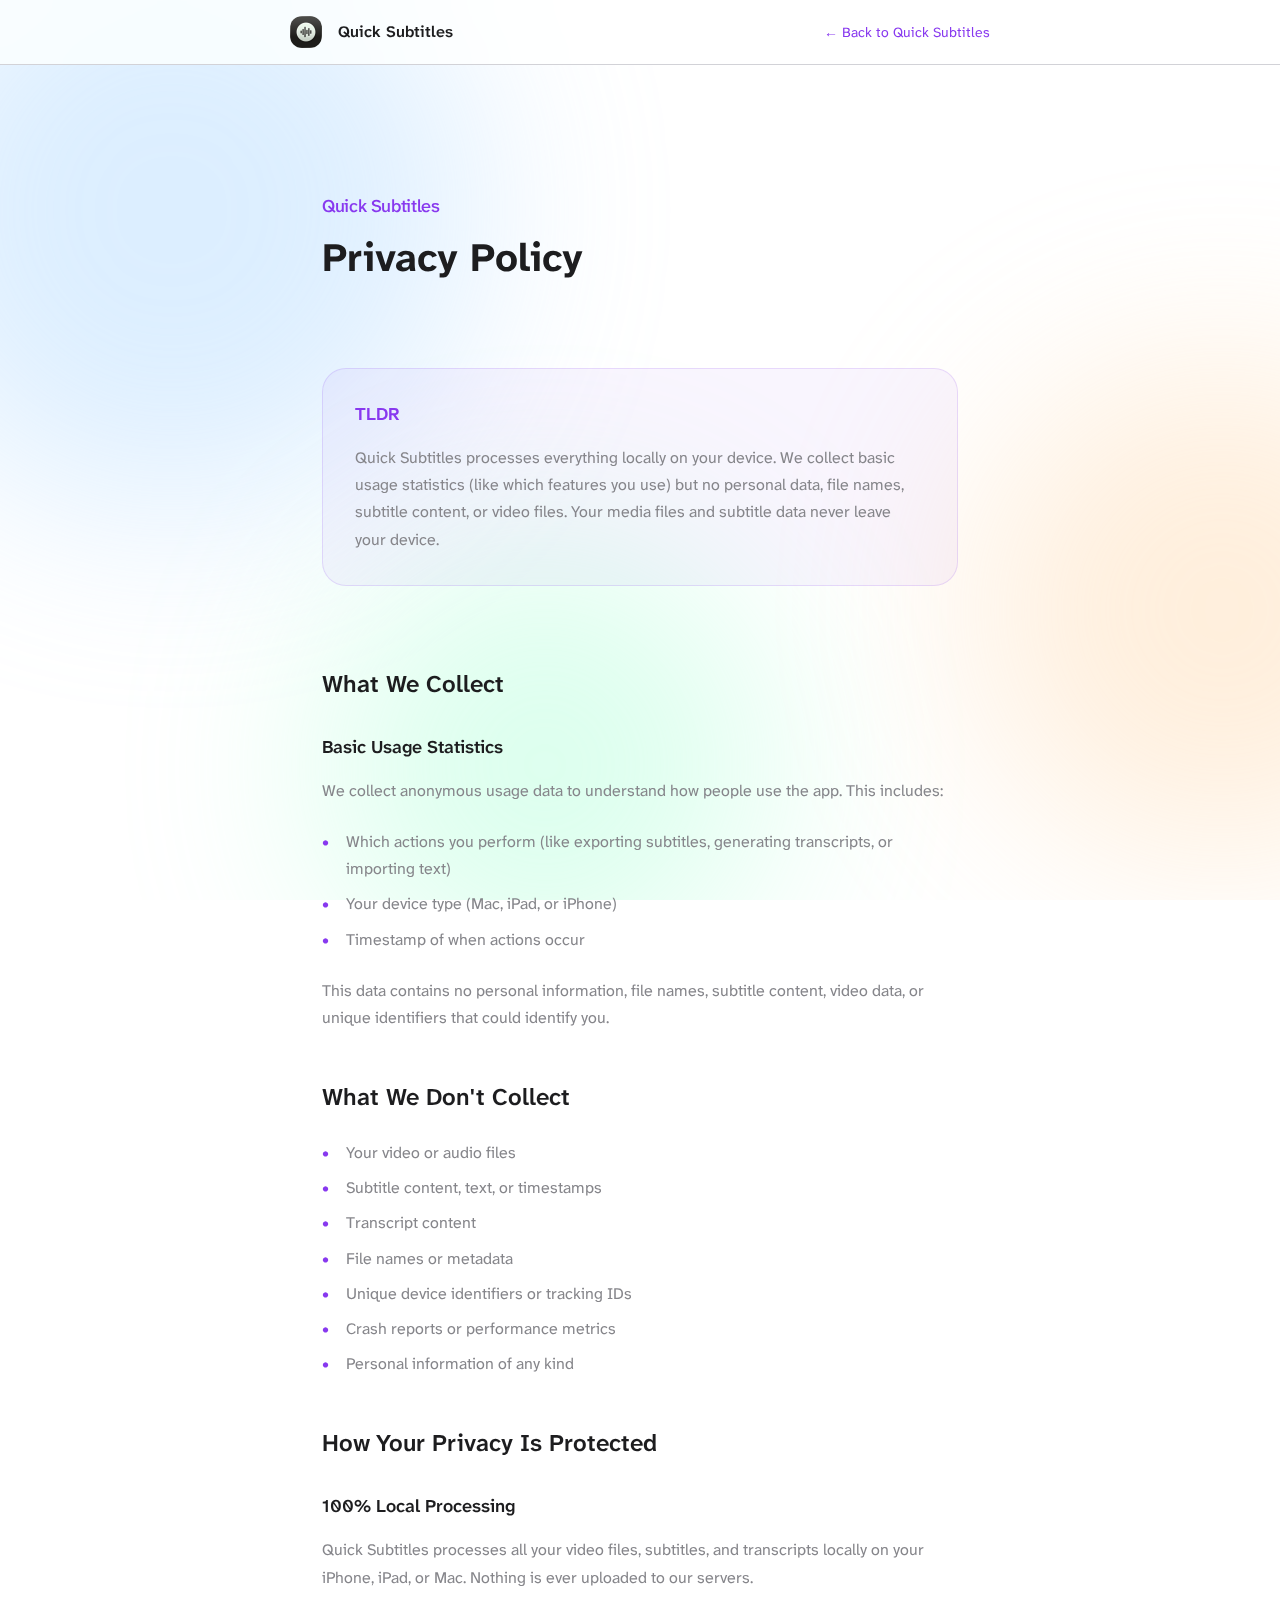
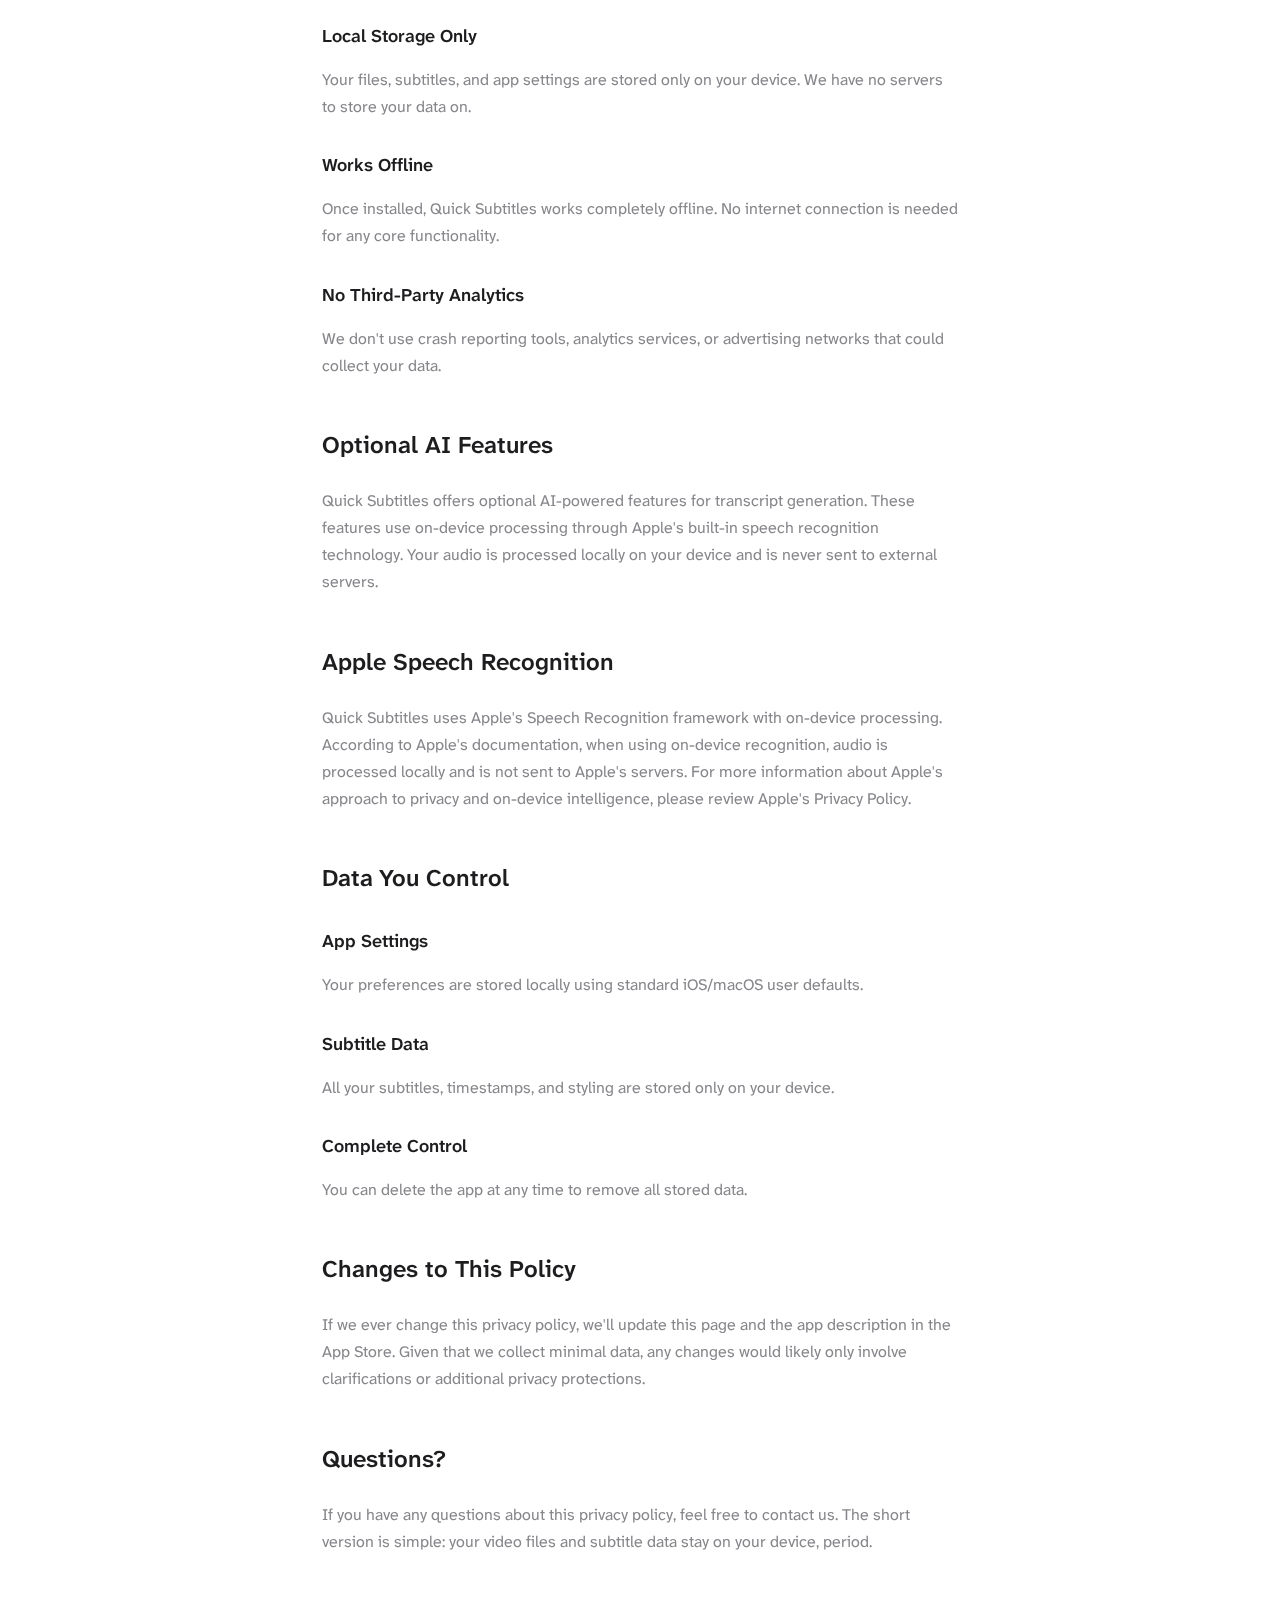
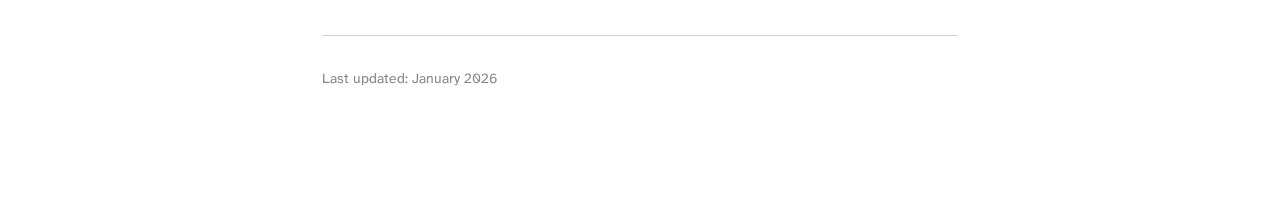
<file: apps/quick-subtitles/privacy.html>
<!DOCTYPE html>
<html lang="en">
<head>
    <meta charset="UTF-8">
    <meta name="viewport" content="width=device-width, initial-scale=1.0">
    <meta name="view-transition" content="same-origin">
    <title>Privacy Policy - Quick Subtitles</title>
    <link rel="icon" href="../../images/quick subtitles.png" type="image/png">
    <link rel="preconnect" href="https://fonts.googleapis.com">
    <link rel="preconnect" href="https://fonts.gstatic.com" crossorigin>
    <link href="https://fonts.googleapis.com/css2?family=Atkinson+Hyperlegible+Next:ital,wght@0,400;0,500;0,600;0,700;1,400&display=swap" rel="stylesheet">
    <link rel="stylesheet" href="../../styles.css?v=be9fc7ad">
    <style>
        .privacy-page {
            max-width: 700px;
            margin: 0 auto;
            padding: var(--space-3xl) var(--space-lg);
        }

        .privacy-header {
            margin-bottom: var(--space-2xl);
        }

        .privacy-header h1 {
            font-size: var(--font-size-4xl);
            font-weight: 700;
            color: var(--color-text);
            margin-bottom: var(--space-sm);
        }

        .privacy-header .app-name {
            font-size: var(--font-size-lg);
            color: var(--color-link);
            font-weight: 500;
        }

        .tldr {
            background: rgba(136, 57, 239, 0.05);
            border: 1px solid rgba(136, 57, 239, 0.15);
            border-radius: var(--radius-xl);
            padding: var(--space-lg);
            margin-bottom: var(--space-2xl);
        }

        .tldr h2 {
            font-size: var(--font-size-lg);
            font-weight: 600;
            color: var(--color-link);
            margin-bottom: var(--space-sm);
        }

        .tldr p {
            color: var(--color-text-secondary);
            line-height: 1.7;
        }

        .privacy-section {
            margin-bottom: var(--space-xl);
        }

        .privacy-section h2 {
            font-size: var(--font-size-2xl);
            font-weight: 600;
            color: var(--color-text);
            margin-bottom: var(--space-md);
        }

        .privacy-section h3 {
            font-size: var(--font-size-lg);
            font-weight: 600;
            color: var(--color-text);
            margin-bottom: var(--space-sm);
            margin-top: var(--space-lg);
        }

        .privacy-section p {
            color: var(--color-text-secondary);
            line-height: 1.7;
            margin-bottom: var(--space-md);
        }

        .privacy-section ul {
            list-style: none;
            padding: 0;
            margin-bottom: var(--space-md);
        }

        .privacy-section li {
            color: var(--color-text-secondary);
            line-height: 1.7;
            padding-left: 1.5rem;
            position: relative;
            margin-bottom: var(--space-xs);
        }

        .privacy-section li::before {
            content: "•";
            color: var(--color-link);
            position: absolute;
            left: 0;
        }

        .last-updated {
            color: var(--color-text-secondary);
            font-size: var(--font-size-sm);
            margin-top: var(--space-2xl);
            padding-top: var(--space-lg);
            border-top: 1px solid var(--color-border);
        }

        /* Nav */
        .privacy-nav {
            position: sticky;
            top: 0;
            z-index: 1000;
            padding: var(--space-sm) var(--space-lg);
            background: rgba(255, 255, 255, 0.8);
            backdrop-filter: saturate(180%) blur(20px);
            -webkit-backdrop-filter: saturate(180%) blur(20px);
            border-bottom: 1px solid var(--color-border);
        }

        .privacy-nav-container {
            display: flex;
            justify-content: space-between;
            align-items: center;
            max-width: 700px;
            margin: 0 auto;
        }

        .privacy-nav-brand {
            display: flex;
            align-items: center;
            gap: var(--space-sm);
        }

        .privacy-nav-brand img {
            width: 32px;
            height: 32px;
            border-radius: var(--radius-md);
        }

        .privacy-nav-brand span {
            font-weight: 600;
            color: var(--color-text);
        }

        .back-link {
            font-size: var(--font-size-sm);
            color: var(--color-link);
        }

        .back-link:hover {
            text-decoration: underline;
        }
    </style>
</head>
<body>
    <div class="background-shapes">
        <div class="shape shape-1"></div>
        <div class="shape shape-2"></div>
        <div class="shape shape-3"></div>
    </div>

    <nav class="privacy-nav">
        <div class="privacy-nav-container">
            <a href="./" class="privacy-nav-brand">
                <img src="../../images/quick subtitles.png" alt="Quick Subtitles">
                <span>Quick Subtitles</span>
            </a>
            <a href="./" class="back-link">&larr; Back to Quick Subtitles</a>
        </div>
    </nav>

    <main class="privacy-page">
        <header class="privacy-header">
            <p class="app-name">Quick Subtitles</p>
            <h1>Privacy Policy</h1>
        </header>

        <section class="tldr">
            <h2>TLDR</h2>
            <p>Quick Subtitles processes everything locally on your device. We collect basic usage statistics (like which features you use) but no personal data, file names, subtitle content, or video files. Your media files and subtitle data never leave your device.</p>
        </section>

        <section class="privacy-section">
            <h2>What We Collect</h2>
            <h3>Basic Usage Statistics</h3>
            <p>We collect anonymous usage data to understand how people use the app. This includes:</p>
            <ul>
                <li>Which actions you perform (like exporting subtitles, generating transcripts, or importing text)</li>
                <li>Your device type (Mac, iPad, or iPhone)</li>
                <li>Timestamp of when actions occur</li>
            </ul>
            <p>This data contains no personal information, file names, subtitle content, video data, or unique identifiers that could identify you.</p>
        </section>

        <section class="privacy-section">
            <h2>What We Don't Collect</h2>
            <ul>
                <li>Your video or audio files</li>
                <li>Subtitle content, text, or timestamps</li>
                <li>Transcript content</li>
                <li>File names or metadata</li>
                <li>Unique device identifiers or tracking IDs</li>
                <li>Crash reports or performance metrics</li>
                <li>Personal information of any kind</li>
            </ul>
        </section>

        <section class="privacy-section">
            <h2>How Your Privacy Is Protected</h2>
            <h3>100% Local Processing</h3>
            <p>Quick Subtitles processes all your video files, subtitles, and transcripts locally on your iPhone, iPad, or Mac. Nothing is ever uploaded to our servers.</p>

            <h3>Local Storage Only</h3>
            <p>Your files, subtitles, and app settings are stored only on your device. We have no servers to store your data on.</p>

            <h3>Works Offline</h3>
            <p>Once installed, Quick Subtitles works completely offline. No internet connection is needed for any core functionality.</p>

            <h3>No Third-Party Analytics</h3>
            <p>We don't use crash reporting tools, analytics services, or advertising networks that could collect your data.</p>
        </section>

        <section class="privacy-section">
            <h2>Optional AI Features</h2>
            <p>Quick Subtitles offers optional AI-powered features for transcript generation. These features use on-device processing through Apple's built-in speech recognition technology. Your audio is processed locally on your device and is never sent to external servers.</p>
        </section>

        <section class="privacy-section">
            <h2>Apple Speech Recognition</h2>
            <p>Quick Subtitles uses Apple's Speech Recognition framework with on-device processing. According to Apple's documentation, when using on-device recognition, audio is processed locally and is not sent to Apple's servers. For more information about Apple's approach to privacy and on-device intelligence, please review Apple's Privacy Policy.</p>
        </section>

        <section class="privacy-section">
            <h2>Data You Control</h2>
            <h3>App Settings</h3>
            <p>Your preferences are stored locally using standard iOS/macOS user defaults.</p>

            <h3>Subtitle Data</h3>
            <p>All your subtitles, timestamps, and styling are stored only on your device.</p>

            <h3>Complete Control</h3>
            <p>You can delete the app at any time to remove all stored data.</p>
        </section>

        <section class="privacy-section">
            <h2>Changes to This Policy</h2>
            <p>If we ever change this privacy policy, we'll update this page and the app description in the App Store. Given that we collect minimal data, any changes would likely only involve clarifications or additional privacy protections.</p>
        </section>

        <section class="privacy-section">
            <h2>Questions?</h2>
            <p>If you have any questions about this privacy policy, feel free to contact us. The short version is simple: your video files and subtitle data stay on your device, period.</p>
        </section>

        <p class="last-updated">Last updated: January 2026</p>
    </main>
</body>
</html>
</file>
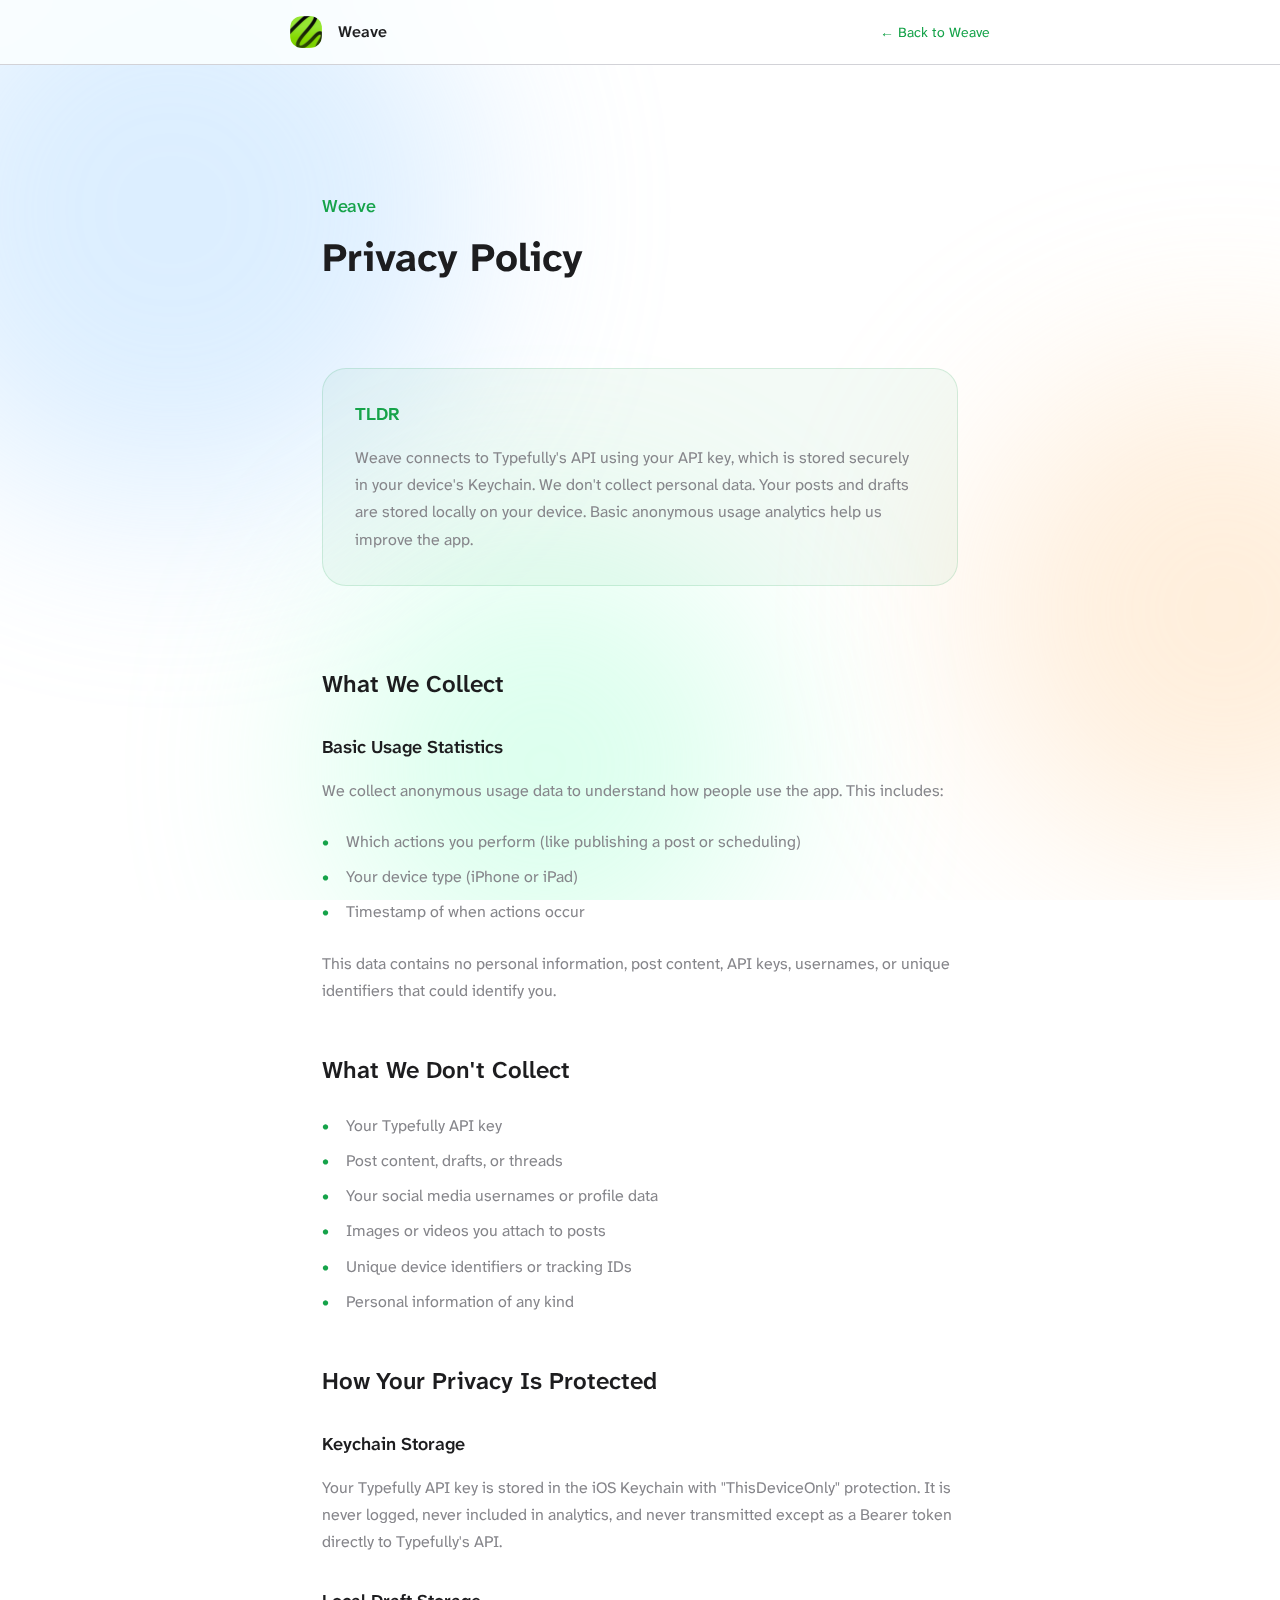
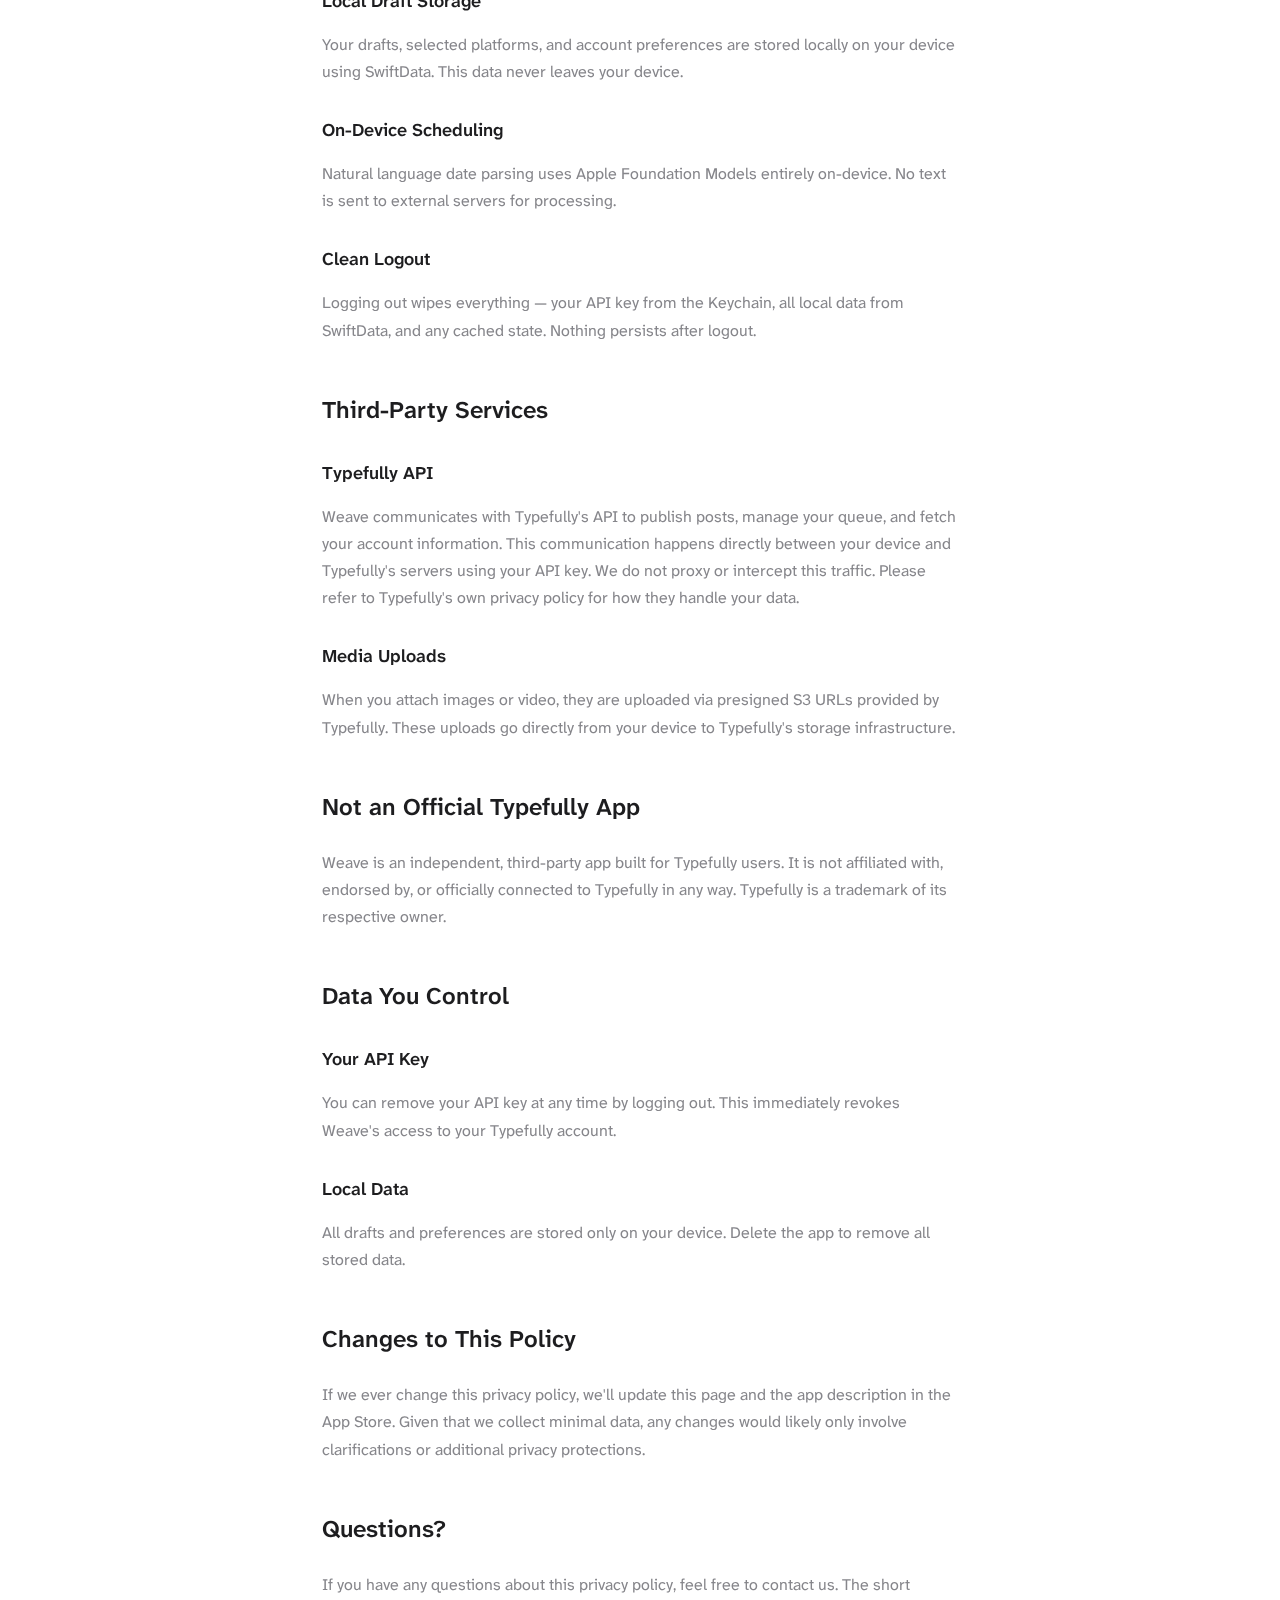
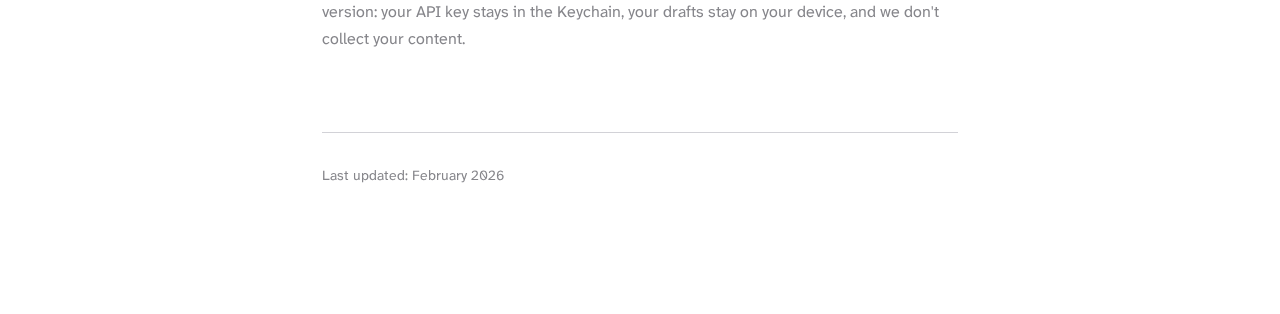
<file: apps/weave/privacy.html>
<!DOCTYPE html>
<html lang="en">
<head>
    <meta charset="UTF-8">
    <meta name="viewport" content="width=device-width, initial-scale=1.0">
    <meta name="view-transition" content="same-origin">
    <title>Privacy Policy - Weave</title>
    <link rel="icon" href="../../images/typefully-icon.png" type="image/png">
    <link rel="preconnect" href="https://fonts.googleapis.com">
    <link rel="preconnect" href="https://fonts.gstatic.com" crossorigin>
    <link href="https://fonts.googleapis.com/css2?family=Atkinson+Hyperlegible+Next:ital,wght@0,400;0,500;0,600;0,700;1,400&display=swap" rel="stylesheet">
    <link rel="stylesheet" href="../../styles.css?v=be9fc7ad">
    <style>
        /* Override accent color to green for Weave */
        :root {
            --color-link: #16a34a;
            --color-link-hover: #15803d;
        }

        .privacy-page {
            max-width: 700px;
            margin: 0 auto;
            padding: var(--space-3xl) var(--space-lg);
        }

        .privacy-header {
            margin-bottom: var(--space-2xl);
        }

        .privacy-header h1 {
            font-size: var(--font-size-4xl);
            font-weight: 700;
            color: var(--color-text);
            margin-bottom: var(--space-sm);
        }

        .privacy-header .app-name {
            font-size: var(--font-size-lg);
            color: var(--color-link);
            font-weight: 500;
        }

        .tldr {
            background: rgba(22, 163, 74, 0.05);
            border: 1px solid rgba(22, 163, 74, 0.15);
            border-radius: var(--radius-xl);
            padding: var(--space-lg);
            margin-bottom: var(--space-2xl);
        }

        .tldr h2 {
            font-size: var(--font-size-lg);
            font-weight: 600;
            color: var(--color-link);
            margin-bottom: var(--space-sm);
        }

        .tldr p {
            color: var(--color-text-secondary);
            line-height: 1.7;
        }

        .privacy-section {
            margin-bottom: var(--space-xl);
        }

        .privacy-section h2 {
            font-size: var(--font-size-2xl);
            font-weight: 600;
            color: var(--color-text);
            margin-bottom: var(--space-md);
        }

        .privacy-section h3 {
            font-size: var(--font-size-lg);
            font-weight: 600;
            color: var(--color-text);
            margin-bottom: var(--space-sm);
            margin-top: var(--space-lg);
        }

        .privacy-section p {
            color: var(--color-text-secondary);
            line-height: 1.7;
            margin-bottom: var(--space-md);
        }

        .privacy-section ul {
            list-style: none;
            padding: 0;
            margin-bottom: var(--space-md);
        }

        .privacy-section li {
            color: var(--color-text-secondary);
            line-height: 1.7;
            padding-left: 1.5rem;
            position: relative;
            margin-bottom: var(--space-xs);
        }

        .privacy-section li::before {
            content: "\2022";
            color: var(--color-link);
            position: absolute;
            left: 0;
        }

        .last-updated {
            color: var(--color-text-secondary);
            font-size: var(--font-size-sm);
            margin-top: var(--space-2xl);
            padding-top: var(--space-lg);
            border-top: 1px solid var(--color-border);
        }

        /* Nav */
        .privacy-nav {
            position: sticky;
            top: 0;
            z-index: 1000;
            padding: var(--space-sm) var(--space-lg);
            background: rgba(255, 255, 255, 0.8);
            backdrop-filter: saturate(180%) blur(20px);
            -webkit-backdrop-filter: saturate(180%) blur(20px);
            border-bottom: 1px solid var(--color-border);
        }

        .privacy-nav-container {
            display: flex;
            justify-content: space-between;
            align-items: center;
            max-width: 700px;
            margin: 0 auto;
        }

        .privacy-nav-brand {
            display: flex;
            align-items: center;
            gap: var(--space-sm);
        }

        .privacy-nav-brand img {
            width: 32px;
            height: 32px;
            border-radius: var(--radius-md);
        }

        .privacy-nav-brand span {
            font-weight: 600;
            color: var(--color-text);
        }

        .back-link {
            font-size: var(--font-size-sm);
            color: var(--color-link);
        }

        .back-link:hover {
            text-decoration: underline;
        }
    </style>
</head>
<body>
    <div class="background-shapes">
        <div class="shape shape-1"></div>
        <div class="shape shape-2"></div>
        <div class="shape shape-3"></div>
    </div>

    <nav class="privacy-nav">
        <div class="privacy-nav-container">
            <a href="./" class="privacy-nav-brand">
                <img src="../../images/typefully-icon.png" alt="Weave">
                <span>Weave</span>
            </a>
            <a href="./" class="back-link">&larr; Back to Weave</a>
        </div>
    </nav>

    <main class="privacy-page">
        <header class="privacy-header">
            <p class="app-name">Weave</p>
            <h1>Privacy Policy</h1>
        </header>

        <section class="tldr">
            <h2>TLDR</h2>
            <p>Weave connects to Typefully's API using your API key, which is stored securely in your device's Keychain. We don't collect personal data. Your posts and drafts are stored locally on your device. Basic anonymous usage analytics help us improve the app.</p>
        </section>

        <section class="privacy-section">
            <h2>What We Collect</h2>
            <h3>Basic Usage Statistics</h3>
            <p>We collect anonymous usage data to understand how people use the app. This includes:</p>
            <ul>
                <li>Which actions you perform (like publishing a post or scheduling)</li>
                <li>Your device type (iPhone or iPad)</li>
                <li>Timestamp of when actions occur</li>
            </ul>
            <p>This data contains no personal information, post content, API keys, usernames, or unique identifiers that could identify you.</p>
        </section>

        <section class="privacy-section">
            <h2>What We Don't Collect</h2>
            <ul>
                <li>Your Typefully API key</li>
                <li>Post content, drafts, or threads</li>
                <li>Your social media usernames or profile data</li>
                <li>Images or videos you attach to posts</li>
                <li>Unique device identifiers or tracking IDs</li>
                <li>Personal information of any kind</li>
            </ul>
        </section>

        <section class="privacy-section">
            <h2>How Your Privacy Is Protected</h2>
            <h3>Keychain Storage</h3>
            <p>Your Typefully API key is stored in the iOS Keychain with "ThisDeviceOnly" protection. It is never logged, never included in analytics, and never transmitted except as a Bearer token directly to Typefully's API.</p>

            <h3>Local Draft Storage</h3>
            <p>Your drafts, selected platforms, and account preferences are stored locally on your device using SwiftData. This data never leaves your device.</p>

            <h3>On-Device Scheduling</h3>
            <p>Natural language date parsing uses Apple Foundation Models entirely on-device. No text is sent to external servers for processing.</p>

            <h3>Clean Logout</h3>
            <p>Logging out wipes everything &mdash; your API key from the Keychain, all local data from SwiftData, and any cached state. Nothing persists after logout.</p>
        </section>

        <section class="privacy-section">
            <h2>Third-Party Services</h2>
            <h3>Typefully API</h3>
            <p>Weave communicates with Typefully's API to publish posts, manage your queue, and fetch your account information. This communication happens directly between your device and Typefully's servers using your API key. We do not proxy or intercept this traffic. Please refer to Typefully's own privacy policy for how they handle your data.</p>

            <h3>Media Uploads</h3>
            <p>When you attach images or video, they are uploaded via presigned S3 URLs provided by Typefully. These uploads go directly from your device to Typefully's storage infrastructure.</p>
        </section>

        <section class="privacy-section">
            <h2>Not an Official Typefully App</h2>
            <p>Weave is an independent, third-party app built for Typefully users. It is not affiliated with, endorsed by, or officially connected to Typefully in any way. Typefully is a trademark of its respective owner.</p>
        </section>

        <section class="privacy-section">
            <h2>Data You Control</h2>
            <h3>Your API Key</h3>
            <p>You can remove your API key at any time by logging out. This immediately revokes Weave's access to your Typefully account.</p>

            <h3>Local Data</h3>
            <p>All drafts and preferences are stored only on your device. Delete the app to remove all stored data.</p>
        </section>

        <section class="privacy-section">
            <h2>Changes to This Policy</h2>
            <p>If we ever change this privacy policy, we'll update this page and the app description in the App Store. Given that we collect minimal data, any changes would likely only involve clarifications or additional privacy protections.</p>
        </section>

        <section class="privacy-section">
            <h2>Questions?</h2>
            <p>If you have any questions about this privacy policy, feel free to contact us. The short version: your API key stays in the Keychain, your drafts stay on your device, and we don't collect your content.</p>
        </section>

        <p class="last-updated">Last updated: February 2026</p>
    </main>
</body>
</html>
</file>
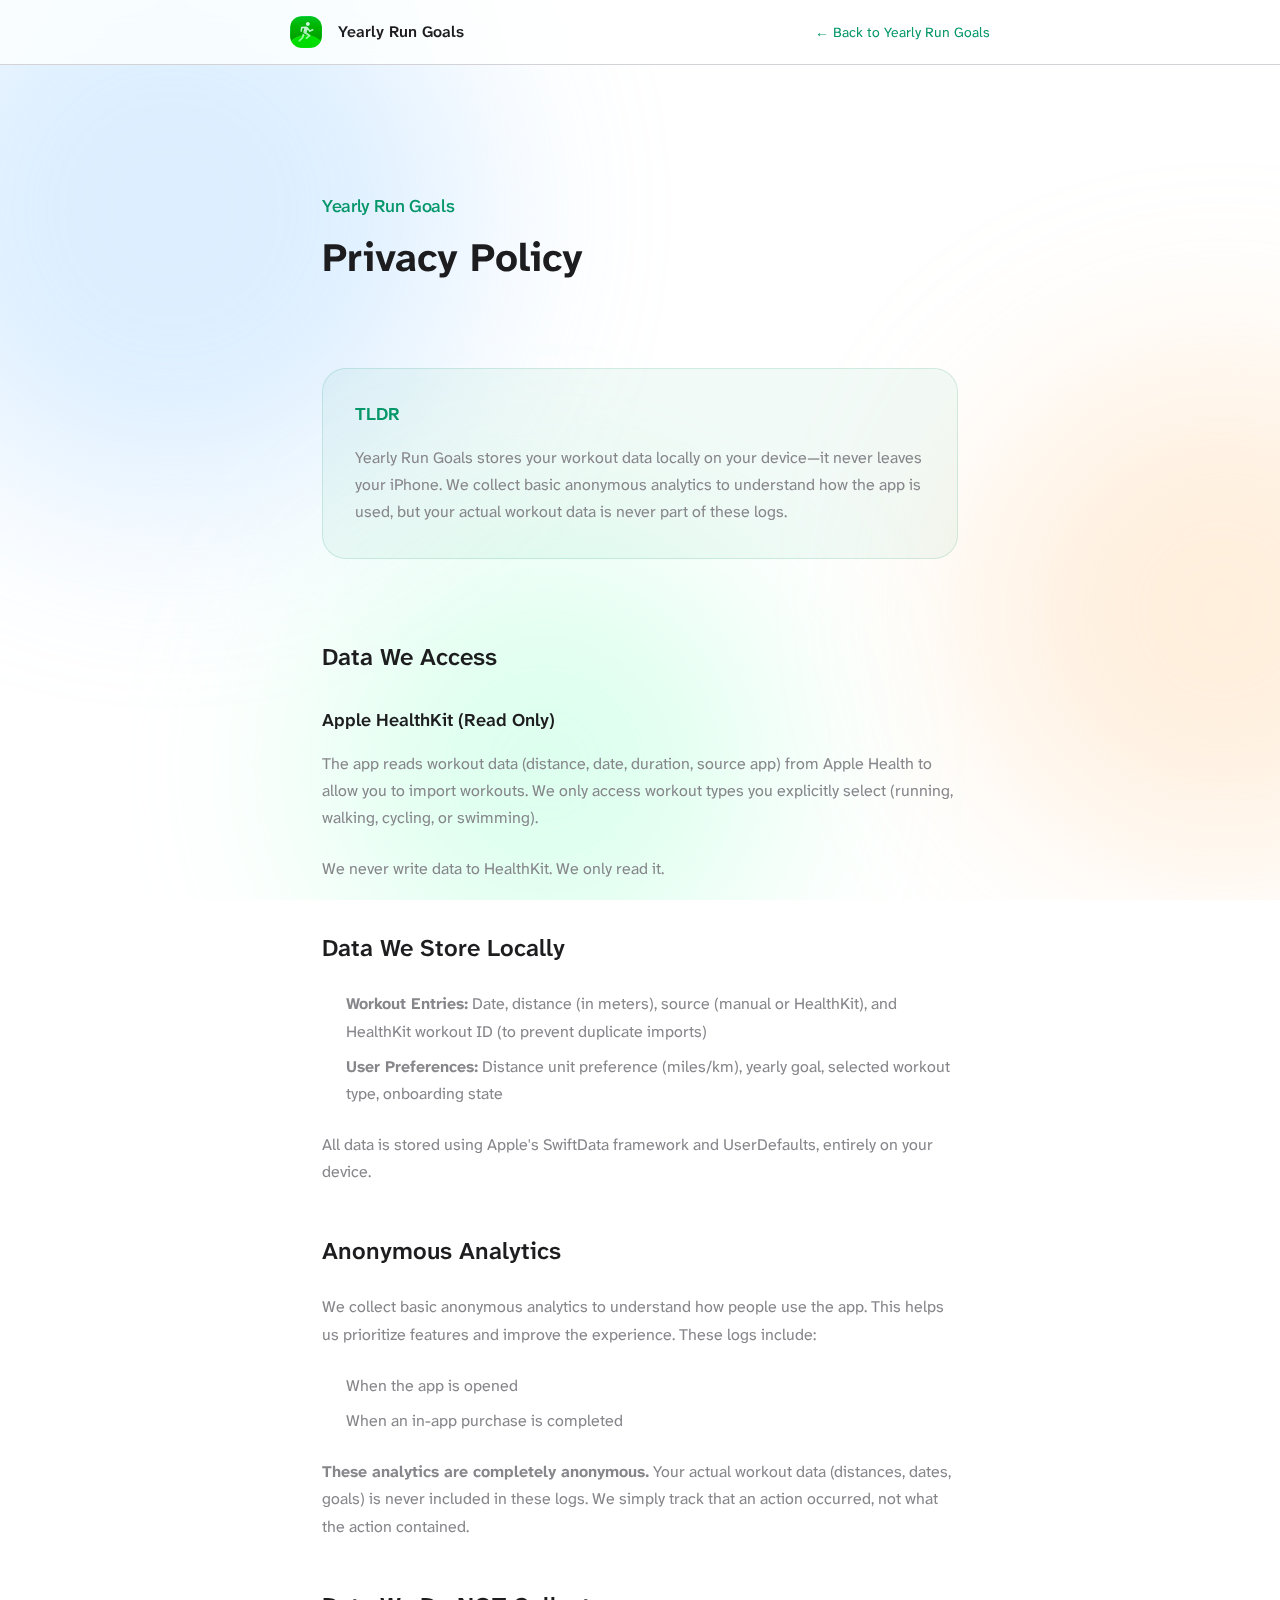
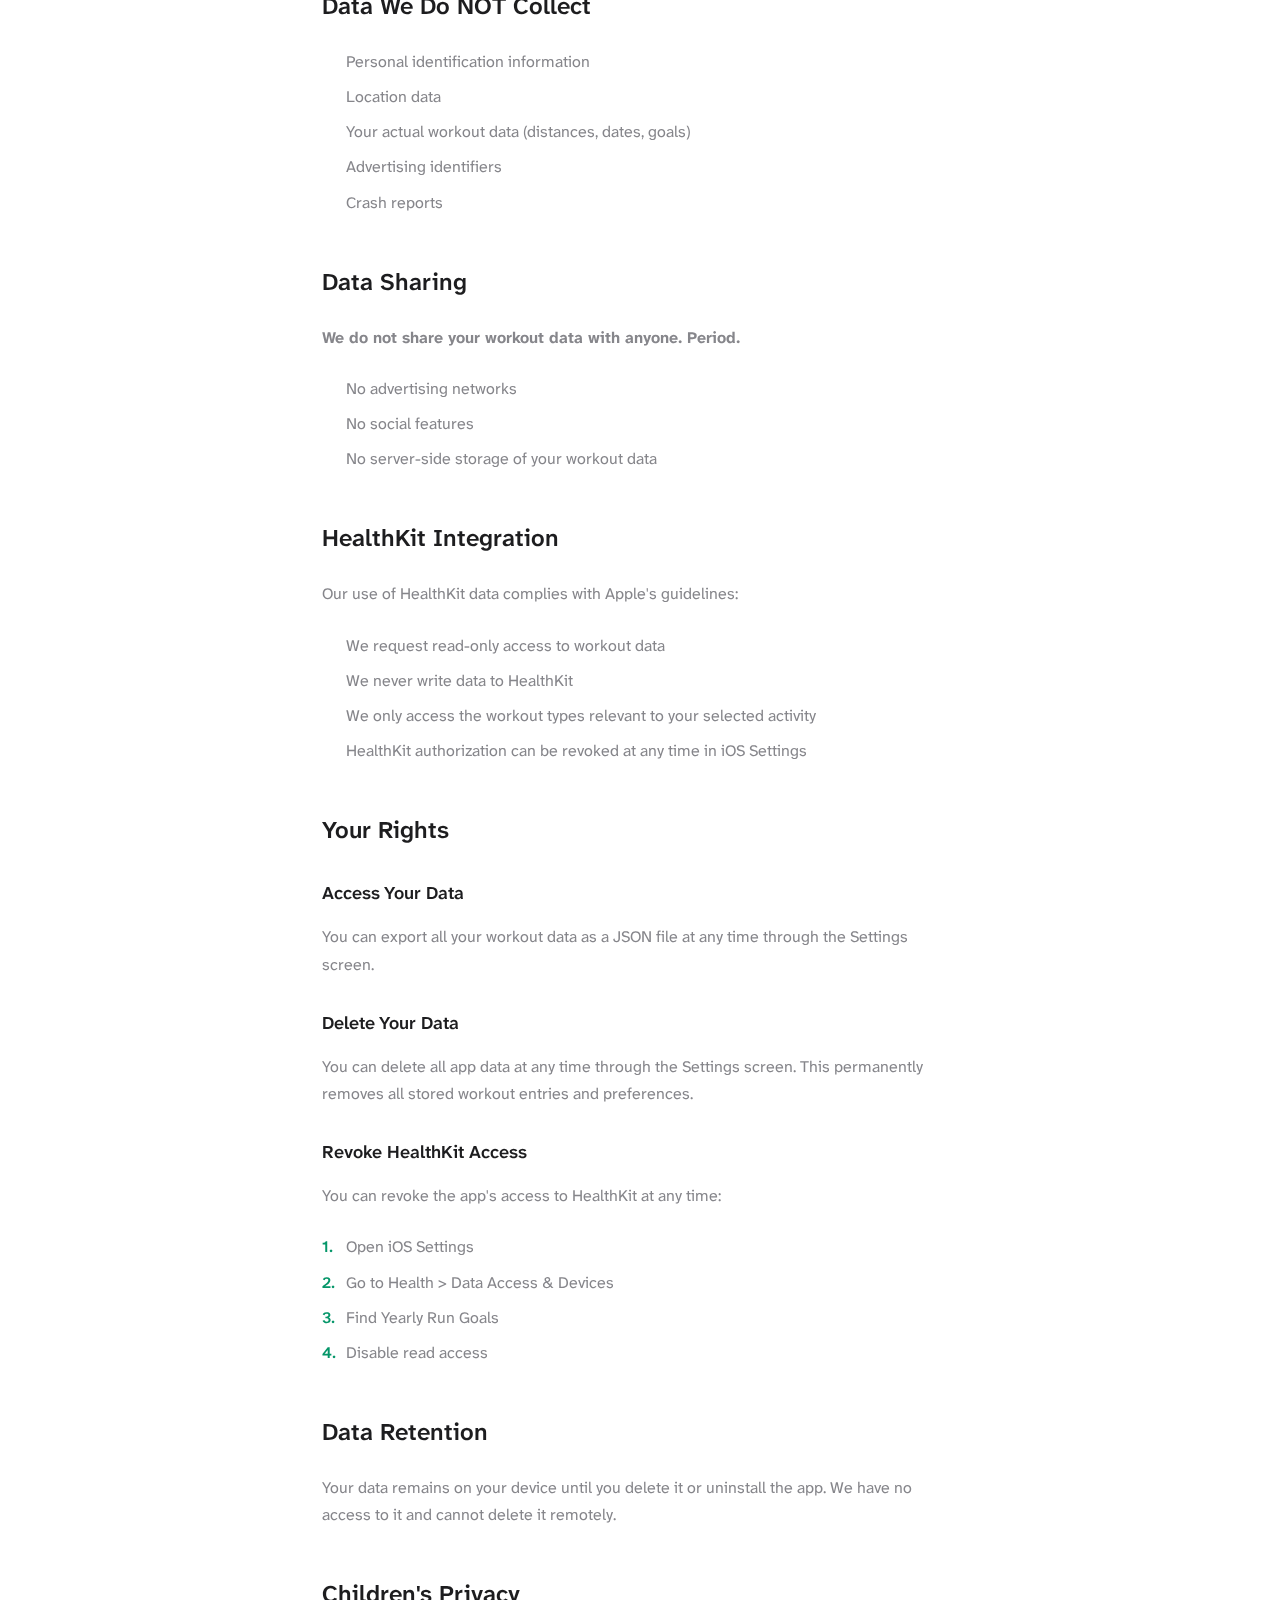
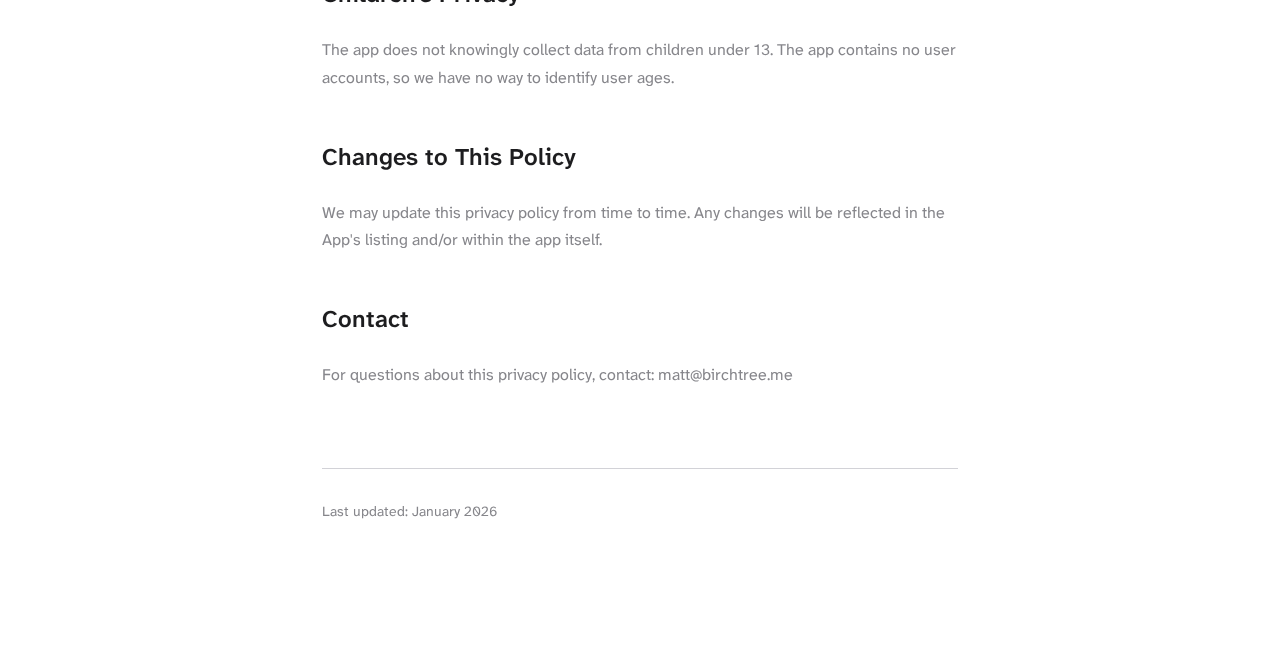
<file: apps/yearly-run-goals/privacy.html>
<!DOCTYPE html>
<html lang="en">
<head>
    <meta charset="UTF-8">
    <meta name="viewport" content="width=device-width, initial-scale=1.0">
    <meta name="view-transition" content="same-origin">
    <title>Privacy Policy - Yearly Run Goals</title>
    <link rel="icon" href="../../images/yearly%20run%20goals.png" type="image/png">
    <link rel="preconnect" href="https://fonts.googleapis.com">
    <link rel="preconnect" href="https://fonts.gstatic.com" crossorigin>
    <link href="https://fonts.googleapis.com/css2?family=Atkinson+Hyperlegible+Next:ital,wght@0,400;0,500;0,600;0,700;1,400&display=swap" rel="stylesheet">
    <link rel="stylesheet" href="../../styles.css?v=be9fc7ad">
    <style>
        /* Override accent color to green for this page */
        :root {
            --color-link: #059669;
            --color-link-hover: #047857;
        }

        .privacy-page {
            max-width: 700px;
            margin: 0 auto;
            padding: var(--space-3xl) var(--space-lg);
        }

        .privacy-header {
            margin-bottom: var(--space-2xl);
        }

        .privacy-header h1 {
            font-size: var(--font-size-4xl);
            font-weight: 700;
            color: var(--color-text);
            margin-bottom: var(--space-sm);
        }

        .privacy-header .app-name {
            font-size: var(--font-size-lg);
            color: var(--color-link);
            font-weight: 500;
        }

        .tldr {
            background: rgba(5, 150, 105, 0.05);
            border: 1px solid rgba(5, 150, 105, 0.15);
            border-radius: var(--radius-xl);
            padding: var(--space-lg);
            margin-bottom: var(--space-2xl);
        }

        .tldr h2 {
            font-size: var(--font-size-lg);
            font-weight: 600;
            color: var(--color-link);
            margin-bottom: var(--space-sm);
        }

        .tldr p {
            color: var(--color-text-secondary);
            line-height: 1.7;
        }

        .privacy-section {
            margin-bottom: var(--space-xl);
        }

        .privacy-section h2 {
            font-size: var(--font-size-2xl);
            font-weight: 600;
            color: var(--color-text);
            margin-bottom: var(--space-md);
        }

        .privacy-section h3 {
            font-size: var(--font-size-lg);
            font-weight: 600;
            color: var(--color-text);
            margin-bottom: var(--space-sm);
            margin-top: var(--space-lg);
        }

        .privacy-section p {
            color: var(--color-text-secondary);
            line-height: 1.7;
            margin-bottom: var(--space-md);
        }

        .privacy-section ul, .privacy-section ol {
            list-style: none;
            padding: 0;
            margin-bottom: var(--space-md);
        }

        .privacy-section li {
            color: var(--color-text-secondary);
            line-height: 1.7;
            padding-left: 1.5rem;
            position: relative;
            margin-bottom: var(--space-xs);
        }

        .privacy-section ul li::before {
            content: "";
            color: var(--color-link);
            position: absolute;
            left: 0;
        }

        .privacy-section ol {
            counter-reset: step;
        }

        .privacy-section ol li::before {
            counter-increment: step;
            content: counter(step) ".";
            color: var(--color-link);
            position: absolute;
            left: 0;
            font-weight: 600;
        }

        .last-updated {
            color: var(--color-text-secondary);
            font-size: var(--font-size-sm);
            margin-top: var(--space-2xl);
            padding-top: var(--space-lg);
            border-top: 1px solid var(--color-border);
        }

        /* Nav */
        .privacy-nav {
            position: sticky;
            top: 0;
            z-index: 1000;
            padding: var(--space-sm) var(--space-lg);
            background: rgba(255, 255, 255, 0.8);
            backdrop-filter: saturate(180%) blur(20px);
            -webkit-backdrop-filter: saturate(180%) blur(20px);
            border-bottom: 1px solid var(--color-border);
        }

        .privacy-nav-container {
            display: flex;
            justify-content: space-between;
            align-items: center;
            max-width: 700px;
            margin: 0 auto;
        }

        .privacy-nav-brand {
            display: flex;
            align-items: center;
            gap: var(--space-sm);
        }

        .privacy-nav-brand img {
            width: 32px;
            height: 32px;
            border-radius: var(--radius-md);
        }

        .privacy-nav-brand span {
            font-weight: 600;
            color: var(--color-text);
        }

        .back-link {
            font-size: var(--font-size-sm);
            color: var(--color-link);
        }

        .back-link:hover {
            text-decoration: underline;
        }
    </style>
</head>
<body>
    <div class="background-shapes">
        <div class="shape shape-1"></div>
        <div class="shape shape-2"></div>
        <div class="shape shape-3"></div>
    </div>

    <nav class="privacy-nav">
        <div class="privacy-nav-container">
            <a href="./" class="privacy-nav-brand">
                <img src="../../images/yearly%20run%20goals.png" alt="Yearly Run Goals">
                <span>Yearly Run Goals</span>
            </a>
            <a href="./" class="back-link">&larr; Back to Yearly Run Goals</a>
        </div>
    </nav>

    <main class="privacy-page">
        <header class="privacy-header">
            <p class="app-name">Yearly Run Goals</p>
            <h1>Privacy Policy</h1>
        </header>

        <section class="tldr">
            <h2>TLDR</h2>
            <p>Yearly Run Goals stores your workout data locally on your device—it never leaves your iPhone. We collect basic anonymous analytics to understand how the app is used, but your actual workout data is never part of these logs.</p>
        </section>

        <section class="privacy-section">
            <h2>Data We Access</h2>
            <h3>Apple HealthKit (Read Only)</h3>
            <p>The app reads workout data (distance, date, duration, source app) from Apple Health to allow you to import workouts. We only access workout types you explicitly select (running, walking, cycling, or swimming).</p>
            <p>We never write data to HealthKit. We only read it.</p>
        </section>

        <section class="privacy-section">
            <h2>Data We Store Locally</h2>
            <ul>
                <li><strong>Workout Entries:</strong> Date, distance (in meters), source (manual or HealthKit), and HealthKit workout ID (to prevent duplicate imports)</li>
                <li><strong>User Preferences:</strong> Distance unit preference (miles/km), yearly goal, selected workout type, onboarding state</li>
            </ul>
            <p>All data is stored using Apple's SwiftData framework and UserDefaults, entirely on your device.</p>
        </section>

        <section class="privacy-section">
            <h2>Anonymous Analytics</h2>
            <p>We collect basic anonymous analytics to understand how people use the app. This helps us prioritize features and improve the experience. These logs include:</p>
            <ul>
                <li>When the app is opened</li>
                <li>When an in-app purchase is completed</li>
            </ul>
            <p><strong>These analytics are completely anonymous.</strong> Your actual workout data (distances, dates, goals) is never included in these logs. We simply track that an action occurred, not what the action contained.</p>
        </section>

        <section class="privacy-section">
            <h2>Data We Do NOT Collect</h2>
            <ul>
                <li>Personal identification information</li>
                <li>Location data</li>
                <li>Your actual workout data (distances, dates, goals)</li>
                <li>Advertising identifiers</li>
                <li>Crash reports</li>
            </ul>
        </section>

        <section class="privacy-section">
            <h2>Data Sharing</h2>
            <p><strong>We do not share your workout data with anyone. Period.</strong></p>
            <ul>
                <li>No advertising networks</li>
                <li>No social features</li>
                <li>No server-side storage of your workout data</li>
            </ul>
        </section>

        <section class="privacy-section">
            <h2>HealthKit Integration</h2>
            <p>Our use of HealthKit data complies with Apple's guidelines:</p>
            <ul>
                <li>We request read-only access to workout data</li>
                <li>We never write data to HealthKit</li>
                <li>We only access the workout types relevant to your selected activity</li>
                <li>HealthKit authorization can be revoked at any time in iOS Settings</li>
            </ul>
        </section>

        <section class="privacy-section">
            <h2>Your Rights</h2>
            <h3>Access Your Data</h3>
            <p>You can export all your workout data as a JSON file at any time through the Settings screen.</p>

            <h3>Delete Your Data</h3>
            <p>You can delete all app data at any time through the Settings screen. This permanently removes all stored workout entries and preferences.</p>

            <h3>Revoke HealthKit Access</h3>
            <p>You can revoke the app's access to HealthKit at any time:</p>
            <ol>
                <li>Open iOS Settings</li>
                <li>Go to Health > Data Access & Devices</li>
                <li>Find Yearly Run Goals</li>
                <li>Disable read access</li>
            </ol>
        </section>

        <section class="privacy-section">
            <h2>Data Retention</h2>
            <p>Your data remains on your device until you delete it or uninstall the app. We have no access to it and cannot delete it remotely.</p>
        </section>

        <section class="privacy-section">
            <h2>Children's Privacy</h2>
            <p>The app does not knowingly collect data from children under 13. The app contains no user accounts, so we have no way to identify user ages.</p>
        </section>

        <section class="privacy-section">
            <h2>Changes to This Policy</h2>
            <p>We may update this privacy policy from time to time. Any changes will be reflected in the App's listing and/or within the app itself.</p>
        </section>

        <section class="privacy-section">
            <h2>Contact</h2>
            <p>For questions about this privacy policy, contact: <a href="mailto:matt@birchtree.me">matt@birchtree.me</a></p>
        </section>

        <p class="last-updated">Last updated: January 2026</p>
    </main>
</body>
</html>
</file>
<file: styles.css>
/* =========================================
   Birchtree Productions - Apple-inspired
   Clean, light, elegant
   ========================================= */

:root {
    /* Colors - clean and light */
    --color-bg: #ffffff;
    --color-bg-secondary: #f5f5f7;
    --color-text: #1d1d1f;
    --color-text-secondary: #86868b;
    --color-link: rgb(136, 57, 239);
    --color-link-hover: rgb(156, 87, 255);
    --color-border: #d2d2d7;

    /* Spacing */
    --space-xs: 0.5rem;
    --space-sm: 1rem;
    --space-md: 1.5rem;
    --space-lg: 2rem;
    --space-xl: 3rem;
    --space-2xl: 5rem;
    --space-3xl: 8rem;

    /* Typography */
    --font-family: 'Atkinson Hyperlegible Next', -apple-system, BlinkMacSystemFont, 'Segoe UI', Roboto, sans-serif;
    --font-size-sm: 0.875rem;
    --font-size-base: 1rem;
    --font-size-lg: 1.125rem;
    --font-size-xl: 1.25rem;
    --font-size-2xl: 1.5rem;
    --font-size-3xl: 2rem;
    --font-size-4xl: 2.5rem;
    --font-size-5xl: 3.5rem;
    --font-size-hero: clamp(3rem, 8vw, 5rem);

    /* Effects */
    --radius-sm: 0.5rem;
    --radius-md: 0.75rem;
    --radius-lg: 1rem;
    --radius-xl: 1.5rem;
    --radius-2xl: 2rem;
    --transition-fast: 150ms ease;
    --transition-base: 300ms ease;
    --transition-slow: 500ms ease;
}

/* Reset & Base */
*, *::before, *::after {
    box-sizing: border-box;
    margin: 0;
    padding: 0;
}

html {
    scroll-behavior: smooth;
}

body {
    font-family: var(--font-family);
    font-size: var(--font-size-base);
    line-height: 1.5;
    color: var(--color-text);
    background: var(--color-bg);
    -webkit-font-smoothing: antialiased;
    -moz-osx-font-smoothing: grayscale;
}

a {
    color: inherit;
    text-decoration: none;
}

img {
    max-width: 100%;
    height: auto;
}

/* Container */
.container {
    width: 100%;
    max-width: 1000px;
    margin: 0 auto;
    padding: 0 var(--space-lg);
}

/* Navigation */
.navbar {
    position: fixed;
    top: 0;
    left: 0;
    right: 0;
    z-index: 1000;
    padding: var(--space-sm) 0;
    background: rgba(255, 255, 255, 0.8);
    backdrop-filter: saturate(180%) blur(20px);
    -webkit-backdrop-filter: saturate(180%) blur(20px);
    transition: background var(--transition-base), box-shadow var(--transition-base);
}

.navbar.scrolled {
    background: rgba(255, 255, 255, 0.95);
    box-shadow: 0 1px 0 rgba(0, 0, 0, 0.1);
}

.nav-container {
    display: flex;
    justify-content: space-between;
    align-items: center;
    max-width: 1000px;
    margin: 0 auto;
    padding: 0 var(--space-lg);
}

.nav-logo {
    font-size: var(--font-size-base);
    font-weight: 600;
    color: var(--color-text);
}

.nav-links {
    display: flex;
    gap: var(--space-lg);
    list-style: none;
}

.nav-links a {
    font-size: var(--font-size-sm);
    color: var(--color-text);
    transition: color var(--transition-fast);
}

.nav-links a:hover {
    color: var(--color-link);
}

/* Buttons */
.btn {
    display: inline-flex;
    align-items: center;
    justify-content: center;
    padding: 0.75rem 1.5rem;
    font-size: var(--font-size-base);
    font-weight: 400;
    border-radius: var(--radius-xl);
    transition: all var(--transition-base);
    cursor: pointer;
    border: none;
}

.btn-primary {
    background: var(--color-link);
    color: white;
}

.btn-primary:hover {
    background: var(--color-link-hover);
}

.btn-secondary {
    background: transparent;
    color: var(--color-link);
}

.btn-secondary:hover {
    text-decoration: underline;
}

/* Background Shapes */
.background-shapes {
    position: fixed;
    inset: 0;
    pointer-events: none;
    overflow: hidden;
    z-index: -1;
}

.shape {
    position: absolute;
    border-radius: 50%;
    filter: blur(100px);
    opacity: 0.4;
    animation: float 25s ease-in-out infinite;
}

.shape-1 {
    width: 600px;
    height: 600px;
    background: #a8d5ff;
    top: -10%;
    left: -10%;
    animation-delay: 0s;
}

.shape-2 {
    width: 500px;
    height: 500px;
    background: #ffd6a8;
    top: 40%;
    right: -15%;
    animation-delay: -8s;
}

.shape-3 {
    width: 450px;
    height: 450px;
    background: #a8ffd4;
    bottom: -10%;
    left: 25%;
    animation-delay: -16s;
}

@keyframes float {
    0%, 100% {
        transform: translate(0, 0) scale(1);
    }
    33% {
        transform: translate(40px, -40px) scale(1.05);
    }
    66% {
        transform: translate(-30px, 30px) scale(0.95);
    }
}

/* Hero Section */
.hero {
    min-height: 100vh;
    display: flex;
    align-items: center;
    justify-content: center;
    padding: var(--space-3xl) var(--space-lg);
    background: transparent;
    position: relative;
    overflow: hidden;
}

/* Floating App Icons */
.floating-icons {
    position: absolute;
    inset: 0;
    pointer-events: none;
    z-index: 0;
}

.floating-icon {
    position: absolute;
    border-radius: 22%;
    box-shadow: 0 10px 40px rgba(0, 0, 0, 0.15);
    opacity: 0.6;
    animation: floatIcon 8s ease-in-out infinite;
}

/* Image icons */
img.floating-icon {
    object-fit: cover;
}

/* Text placeholder icons */
div.floating-icon {
    display: flex;
    align-items: center;
    justify-content: center;
    font-weight: 700;
    color: white;
}

.icon-1 {
    width: 100px;
    height: 100px;
    top: 15%;
    left: 10%;
    animation-delay: 0s;
    transform: rotate(-12deg);
}

.icon-2 {
    width: 80px;
    height: 80px;
    top: 20%;
    right: 12%;
    animation-delay: -1.5s;
    transform: rotate(8deg);
}

.icon-3 {
    width: 70px;
    height: 70px;
    bottom: 25%;
    left: 8%;
    animation-delay: -3s;
    transform: rotate(15deg);
}

.icon-4 {
    width: 90px;
    height: 90px;
    bottom: 20%;
    right: 10%;
    animation-delay: -4.5s;
    transform: rotate(-8deg);
}

.icon-5 {
    width: 60px;
    height: 60px;
    top: 50%;
    right: 20%;
    animation-delay: -6s;
    transform: rotate(20deg);
}

.icon-6 {
    width: 85px;
    height: 85px;
    font-size: 1.25rem;
    top: 45%;
    left: 12%;
    background: linear-gradient(135deg, #8839ef 0%, #b86eff 100%);
    animation-delay: -2s;
    transform: rotate(-5deg);
}

.icon-7 {
    width: 75px;
    height: 75px;
    font-size: 0.75rem;
    top: 30%;
    right: 22%;
    background: linear-gradient(135deg, #ff0000 0%, #cc0000 100%);
    animation-delay: -5s;
    transform: rotate(10deg);
}

@keyframes floatIcon {
    0%, 100% {
        transform: translateY(0) rotate(var(--rotation, 0deg));
    }
    50% {
        transform: translateY(-20px) rotate(var(--rotation, 0deg));
    }
}

.hero-content {
    text-align: center;
    max-width: 800px;
    position: relative;
    z-index: 1;
}

.hero-title {
    font-size: var(--font-size-hero);
    font-weight: 700;
    letter-spacing: -0.03em;
    line-height: 1.05;
    margin-bottom: var(--space-md);
    color: var(--color-text);
}

.hero-subtitle {
    font-size: var(--font-size-2xl);
    font-weight: 400;
    color: var(--color-text-secondary);
    max-width: 600px;
    margin: 0 auto var(--space-xl);
    line-height: 1.4;
}

.hero-cta {
    display: flex;
    gap: var(--space-md);
    justify-content: center;
    flex-wrap: wrap;
}

/* Scroll Indicator */
.scroll-indicator {
    position: absolute;
    bottom: var(--space-xl);
    left: 50%;
    transform: translateX(-50%);
    display: flex;
    align-items: center;
    justify-content: center;
    width: 48px;
    height: 48px;
    border-radius: 50%;
    background: var(--color-bg);
    box-shadow: 0 4px 20px rgba(0, 0, 0, 0.1);
    color: var(--color-text-secondary);
    transition: color var(--transition-base), transform var(--transition-base), box-shadow var(--transition-base), opacity 0.3s ease;
    animation: bounce 3s ease-in-out infinite;
}

.scroll-indicator.hidden {
    opacity: 0 !important;
    pointer-events: none;
}

.scroll-indicator:hover {
    color: var(--color-link);
    transform: translateX(-50%) scale(1.1);
    box-shadow: 0 6px 24px rgba(0, 0, 0, 0.15);
}

@keyframes bounce {
    0%, 100% {
        transform: translateX(-50%) translateY(0);
    }
    50% {
        transform: translateX(-50%) translateY(8px);
    }
}

/* Hero fade-in animations */
.fade-in {
    opacity: 0;
    transform: translateY(20px);
    animation: fadeInUp 0.8s ease forwards;
}

.fade-in-delay-1 {
    animation-delay: 0.2s;
}

.fade-in-delay-2 {
    animation-delay: 0.4s;
}

@keyframes fadeInUp {
    to {
        opacity: 1;
        transform: translateY(0);
    }
}

/* Sections */
.section {
    padding: var(--space-3xl) 0;
    position: relative;
    z-index: 1;
}

.section-header {
    text-align: center;
    margin-bottom: var(--space-3xl);
}

.section-label {
    font-size: var(--font-size-xl);
    font-weight: 600;
    color: var(--color-link);
    margin-bottom: var(--space-xs);
}

.section-title {
    font-size: var(--font-size-4xl);
    font-weight: 700;
    letter-spacing: -0.02em;
    color: var(--color-text);
    margin-bottom: var(--space-sm);
}

.section-subtitle {
    font-size: var(--font-size-xl);
    color: var(--color-text-secondary);
    max-width: 600px;
    margin: 0 auto;
}

/* Scroll reveal animations */
.scroll-reveal {
    opacity: 0;
    transform: translateY(30px);
    transition: opacity 0.8s ease, transform 0.8s ease;
}

.scroll-reveal.revealed {
    opacity: 1;
    transform: translateY(0);
}

/* Apps Section */
.apps-section {
    background: transparent;
    position: relative;
    z-index: 1;
}

.apps-showcase {
    display: flex;
    flex-direction: column;
    gap: var(--space-3xl);
}

.app-feature {
    display: grid;
    grid-template-columns: 1fr 1fr;
    gap: var(--space-2xl);
    align-items: center;
}

.app-feature-reverse {
    direction: rtl;
}

.app-feature-reverse > * {
    direction: ltr;
}

.app-feature-content {
    padding: var(--space-lg) 0;
}

.app-icon-container {
    margin-bottom: var(--space-md);
}

.app-icon {
    width: 80px;
    height: 80px;
    border-radius: var(--radius-xl);
    box-shadow: 0 4px 12px rgba(0, 0, 0, 0.1);
}

.app-name {
    font-size: var(--font-size-3xl);
    font-weight: 700;
    letter-spacing: -0.02em;
    margin-bottom: var(--space-xs);
    color: var(--color-text);
}

.app-award {
    font-size: var(--font-size-base);
    font-weight: 500;
    color: #bf8700;
    margin-bottom: var(--space-sm);
}

.app-award a {
    color: inherit;
    text-decoration: none;
    display: inline-flex;
    align-items: center;
    gap: 0.25rem;
}

.app-award a:hover {
    text-decoration: underline;
}

.app-award svg {
    opacity: 0.7;
}

.app-description {
    font-size: var(--font-size-lg);
    color: var(--color-text-secondary);
    line-height: 1.6;
    margin-bottom: var(--space-md);
}

.app-link {
    font-size: var(--font-size-lg);
    color: var(--color-link);
    display: inline-flex;
    align-items: center;
    gap: 0.25rem;
    transition: gap var(--transition-base);
}

.app-link:hover {
    gap: 0.5rem;
}

.app-link .arrow {
    transition: transform var(--transition-base);
}

.app-feature-visual {
    display: flex;
    align-items: center;
    justify-content: center;
}

.app-screenshot {
    width: 100%;
    max-width: 280px;
    border-radius: var(--radius-2xl);
}

.app-screenshot-wide {
    max-width: 500px;
}

.app-screenshot {
    cursor: pointer;
    transition: transform var(--transition-base);
}

.app-screenshot:hover {
    transform: scale(1.02);
}

/* Lightbox */
.lightbox {
    position: fixed;
    inset: 0;
    z-index: 9999;
    display: flex;
    align-items: center;
    justify-content: center;
    background: rgba(255, 255, 255, 0.95);
    opacity: 0;
    visibility: hidden;
    transition: opacity 0.3s ease, visibility 0.3s ease;
    cursor: pointer;
}

.lightbox.active {
    opacity: 1;
    visibility: visible;
}

.lightbox img {
    max-width: 90vw;
    max-height: 90vh;
    border-radius: var(--radius-xl);
    transform: scale(0.9);
    transition: transform 0.3s ease;
}

.lightbox.active img {
    transform: scale(1);
}

.screenshot-placeholder {
    width: 100%;
    aspect-ratio: 9 / 16;
    max-width: 280px;
    background: var(--color-bg-secondary);
    border-radius: var(--radius-2xl);
    display: flex;
    align-items: center;
    justify-content: center;
    border: 1px solid var(--color-border);
    box-shadow: 0 20px 40px rgba(0, 0, 0, 0.1);
}

.screenshot-placeholder span {
    font-size: var(--font-size-base);
    color: var(--color-text-secondary);
}

/* Content Section */
.content-section {
    background: rgba(245, 245, 247, 0.7);
    position: relative;
    z-index: 1;
}

.content-grid {
    display: grid;
    grid-template-columns: repeat(2, 1fr);
    gap: var(--space-lg);
}

.content-card {
    background: var(--color-bg);
    border-radius: var(--radius-2xl);
    overflow: hidden;
    transition: transform var(--transition-base), box-shadow var(--transition-base);
}

.content-card:hover {
    transform: translateY(-8px);
    box-shadow: 0 20px 40px rgba(0, 0, 0, 0.1);
}

.content-card-visual {
    height: 200px;
    display: flex;
    align-items: center;
    justify-content: center;
    background: var(--color-bg-secondary);
}

.content-image-placeholder {
    width: 100%;
    height: 100%;
    display: flex;
    align-items: center;
    justify-content: center;
    background: var(--color-bg-secondary);
}

.content-image-placeholder span {
    font-size: var(--font-size-base);
    color: var(--color-text-secondary);
}

.content-image {
    width: 100%;
    height: 100%;
    object-fit: cover;
}

.content-card-gradient {
    background: rgb(136, 57, 239);
}

.content-card-body {
    padding: var(--space-lg);
}

.content-label {
    display: inline-block;
    font-size: var(--font-size-sm);
    font-weight: 500;
    color: var(--color-text-secondary);
    text-transform: uppercase;
    letter-spacing: 0.05em;
    margin-bottom: var(--space-xs);
}

.content-title {
    font-size: var(--font-size-2xl);
    font-weight: 600;
    margin-bottom: var(--space-sm);
    color: var(--color-text);
}

.content-description {
    font-size: var(--font-size-base);
    color: var(--color-text-secondary);
    margin-bottom: var(--space-md);
    line-height: 1.6;
}

/* About Section */
.about-section {
    background: transparent;
    position: relative;
    z-index: 1;
}

.about-wrapper {
    display: grid;
    grid-template-columns: 300px 1fr;
    gap: var(--space-2xl);
    align-items: center;
}

.about-photo {
    display: flex;
    justify-content: center;
}

.headshot {
    width: 250px;
    height: 250px;
    border-radius: 50%;
    object-fit: cover;
    box-shadow: 0 8px 30px rgba(0, 0, 0, 0.12);
}

.about-content .section-label {
    text-align: left;
}

.about-title {
    font-size: var(--font-size-4xl);
    font-weight: 700;
    letter-spacing: -0.02em;
    margin-bottom: var(--space-md);
    color: var(--color-text);
}

.about-text {
    font-size: var(--font-size-lg);
    color: var(--color-text-secondary);
    line-height: 1.7;
    margin-bottom: var(--space-sm);
}

.about-text:last-child {
    margin-bottom: 0;
}

/* Contact Section */
.contact-section {
    background: rgba(245, 245, 247, 0.7);
    position: relative;
    z-index: 1;
}

.contact-buttons {
    display: flex;
    gap: var(--space-md);
    justify-content: center;
    flex-wrap: wrap;
}

.contact-btn {
    display: inline-flex;
    align-items: center;
    gap: var(--space-sm);
    padding: 1rem 2rem;
    font-size: var(--font-size-lg);
    font-weight: 500;
    color: var(--color-text);
    background: var(--color-bg);
    border-radius: var(--radius-xl);
    box-shadow: 0 4px 20px rgba(0, 0, 0, 0.08);
    transition: all var(--transition-base);
}

.contact-btn:hover {
    transform: translateY(-4px);
    box-shadow: 0 8px 30px rgba(0, 0, 0, 0.12);
    color: var(--color-link);
}

.contact-btn svg {
    flex-shrink: 0;
}

/* Footer */
.footer {
    background: rgba(245, 245, 247, 0.7);
    padding: var(--space-xl) 0 var(--space-lg);
    position: relative;
    z-index: 1;
}

.footer-content {
    display: flex;
    justify-content: space-between;
    align-items: center;
    margin-bottom: var(--space-lg);
    padding-bottom: var(--space-lg);
    border-bottom: 1px solid var(--color-border);
}

.footer-logo {
    font-size: var(--font-size-base);
    font-weight: 600;
    color: var(--color-text);
}

.footer-links {
    display: flex;
    gap: var(--space-lg);
}

.footer-links a {
    font-size: var(--font-size-sm);
    color: var(--color-text-secondary);
    transition: color var(--transition-fast);
}

.footer-links a:hover {
    color: var(--color-text);
}

.footer-bottom {
    text-align: center;
}

.footer-bottom p {
    font-size: var(--font-size-sm);
    color: var(--color-text-secondary);
}

/* Responsive Design */
@media (max-width: 768px) {
    .nav-links {
        display: none;
    }

    .hero-title {
        font-size: var(--font-size-4xl);
    }

    .hero-subtitle {
        font-size: var(--font-size-lg);
    }

    .floating-icon {
        opacity: 0.4;
    }

    .icon-1 {
        width: 60px;
        height: 60px;
        top: 12%;
        left: 5%;
    }

    .icon-2 {
        width: 50px;
        height: 50px;
        top: 15%;
        right: 5%;
    }

    .icon-3 {
        width: 45px;
        height: 45px;
        bottom: 22%;
        left: 3%;
    }

    .icon-4 {
        width: 55px;
        height: 55px;
        bottom: 18%;
        right: 5%;
    }

    .icon-5 {
        display: none;
    }

    .icon-6 {
        width: 50px;
        height: 50px;
        font-size: 0.875rem;
        top: 40%;
        left: 3%;
    }

    .icon-7 {
        display: none;
    }

    .app-feature {
        grid-template-columns: 1fr;
        gap: var(--space-lg);
        text-align: center;
    }

    .app-feature-reverse {
        direction: ltr;
    }

    .app-feature-content {
        order: 1;
    }

    .app-feature-visual {
        order: 2;
    }

    .app-icon-container {
        display: flex;
        justify-content: center;
    }

    .screenshot-placeholder {
        max-width: 220px;
    }

    .content-grid {
        grid-template-columns: 1fr;
    }

    .about-wrapper {
        grid-template-columns: 1fr;
        text-align: center;
        gap: var(--space-xl);
    }

    .about-content .section-label {
        text-align: center;
    }

    .headshot {
        width: 200px;
        height: 200px;
    }

    .footer-content {
        flex-direction: column;
        text-align: center;
        gap: var(--space-lg);
    }

    .footer-links {
        flex-wrap: wrap;
        justify-content: center;
    }

    .section-title {
        font-size: var(--font-size-3xl);
    }

    .contact-buttons {
        flex-direction: column;
        align-items: center;
    }

    .contact-btn {
        width: 100%;
        max-width: 300px;
        justify-content: center;
    }
}

@media (max-width: 480px) {
    .hero-cta {
        flex-direction: column;
        align-items: center;
    }

    .btn {
        width: 100%;
        max-width: 280px;
    }
}

/* Utility: Smooth scroll offset for fixed nav */
:target {
    scroll-margin-top: 80px;
}

/* View Transitions */
@view-transition {
    navigation: auto;
}

::view-transition-old(root) {
    animation: fade-out 0.25s ease-out;
}

::view-transition-new(root) {
    animation: fade-in 0.25s ease-in;
}

@keyframes fade-out {
    from { opacity: 1; }
    to { opacity: 0; }
}

@keyframes fade-in {
    from { opacity: 0; }
    to { opacity: 1; }
}
</file>
